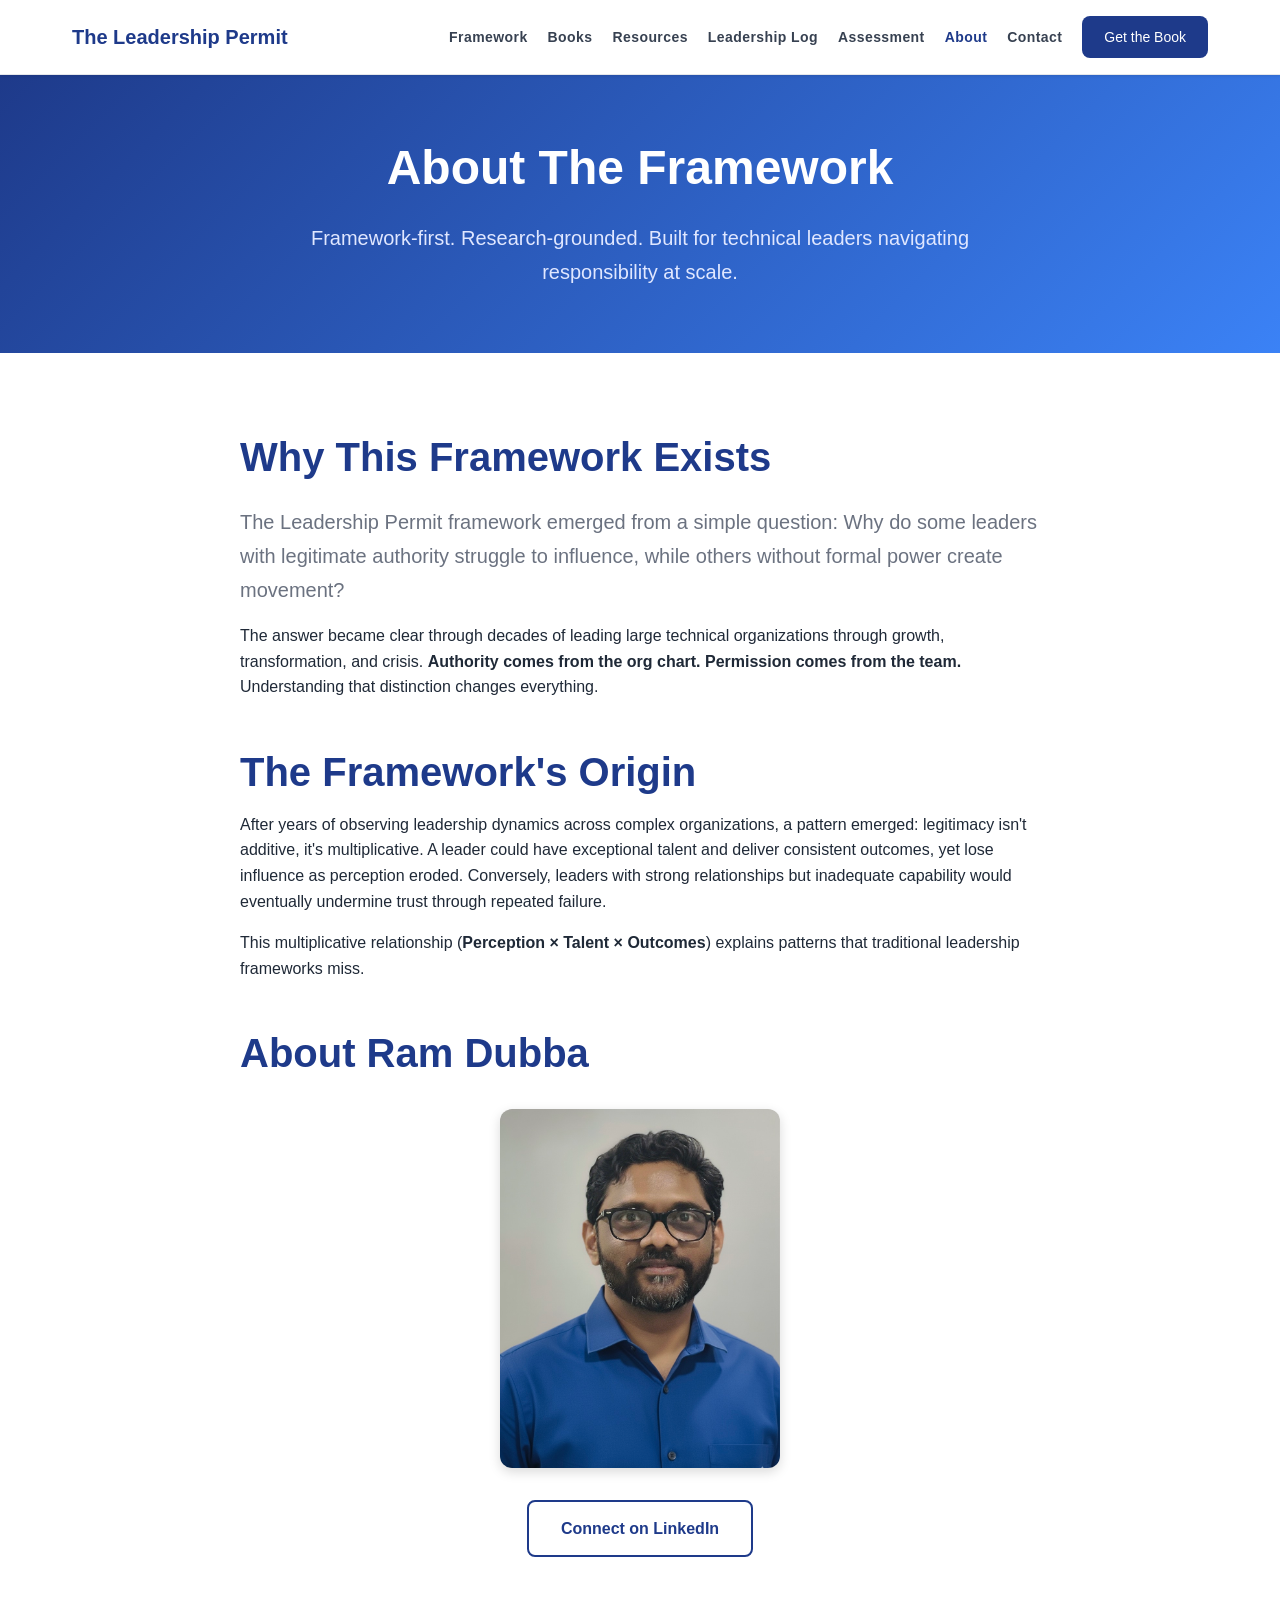
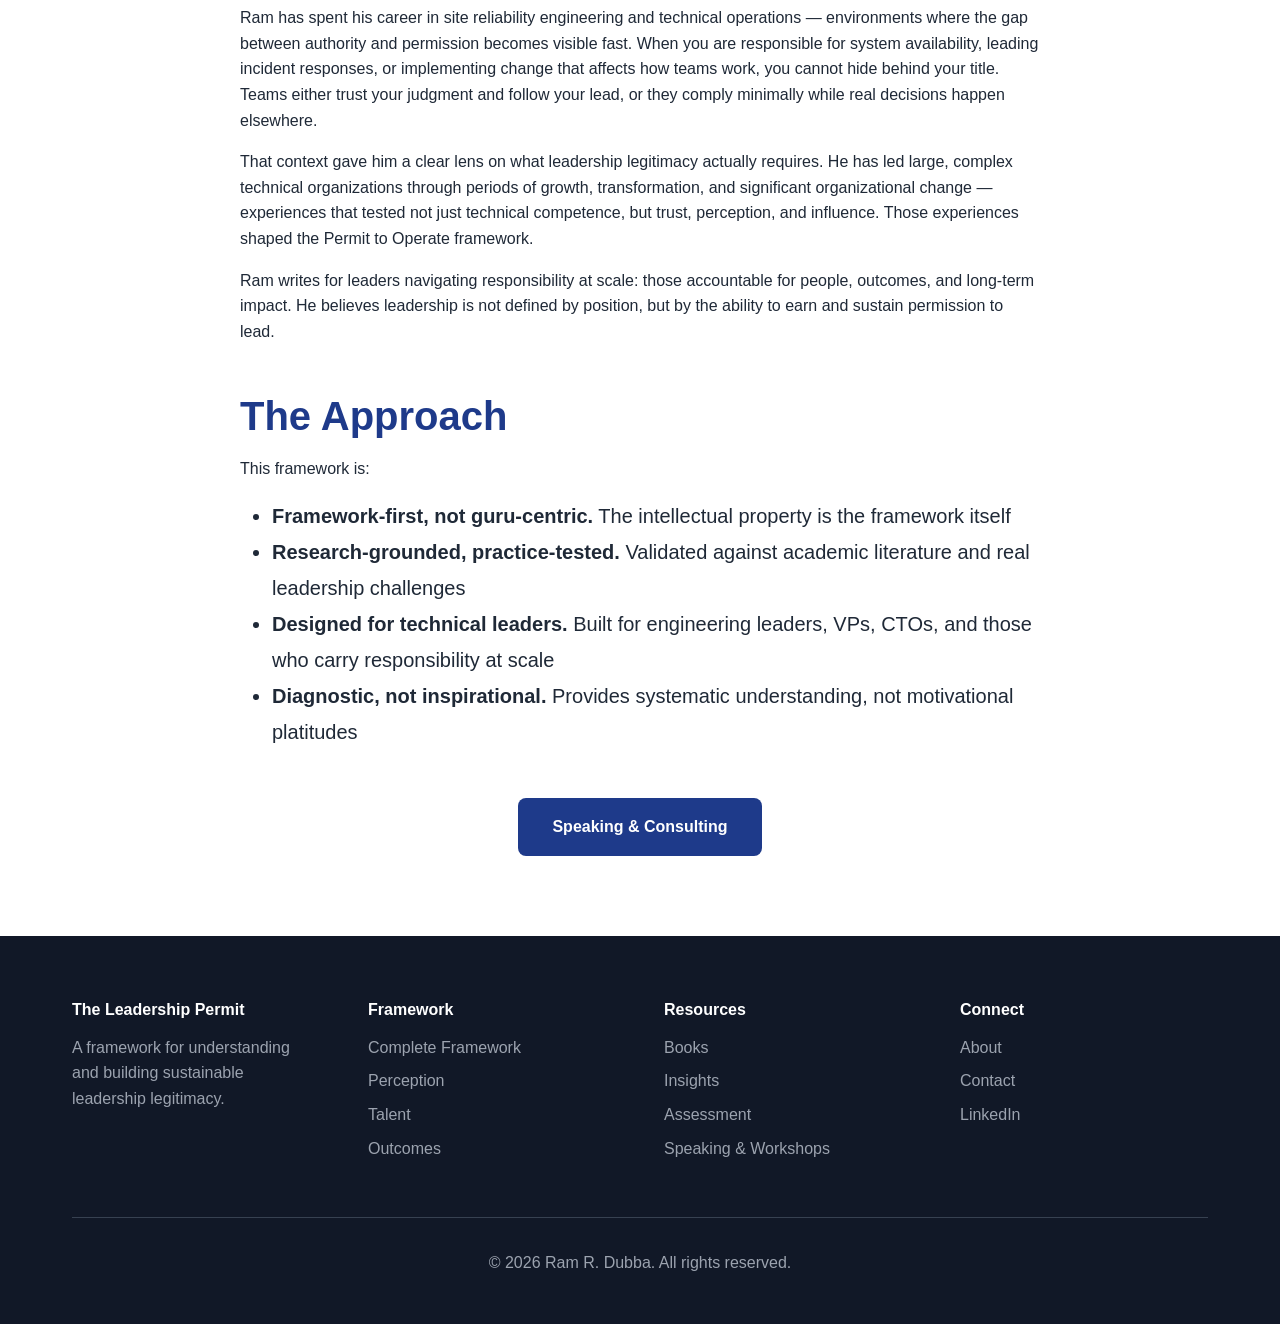
<file: about.html>
<!DOCTYPE html>
<html lang="en">
<head>
    <!-- Google tag (gtag.js) -->
    <script async src="https://www.googletagmanager.com/gtag/js?id=G-1ZV2HQM6DK"></script>
    <script>
      window.dataLayer = window.dataLayer || [];
      function gtag(){dataLayer.push(arguments);}
      gtag('js', new Date());
      gtag('config', 'G-1ZV2HQM6DK');
    </script>
    <meta charset="UTF-8">
    <meta name="viewport" content="width=device-width, initial-scale=1.0">
    <title>About | The Leadership Permit</title>
    <meta name="description" content="About Ram Dubba and the Leadership Permit framework. A systematic approach to understanding leadership legitimacy for technical leaders at scale.">
    
    <!-- Favicon -->
    <link rel="icon" type="image/svg+xml" href="/favicon.svg">
    <link rel="apple-touch-icon" sizes="180x180" href="/favicon.svg">
    
    <!-- Open Graph -->
    <meta property="og:type" content="website">
    <meta property="og:url" content="https://leadershippermit.com/about.html">
    <meta property="og:title" content="About Ram Dubba | The Leadership Permit">
    <meta property="og:description" content="Framework-first, research-grounded approach to leadership legitimacy. Built for technical leaders navigating responsibility at scale.">
    <meta property="og:image" content="https://leadershippermit.com/images/ram-dubba-headshot.jpg">
    
    <link rel="stylesheet" href="css/styles.css">
</head>
<body>
    <nav class="nav">
        <div class="container">
            <div class="nav-content">
                <a href="index.html" class="logo">The Leadership Permit</a>
                <ul class="nav-menu">
                    <li><a href="framework.html">Framework</a></li>
                    <li><a href="books.html">Books</a></li>
                    <li><a href="resources.html">Resources</a></li>
                    <li><a href="leadership-log.html">Leadership Log</a></li>
                    <li><a href="assessment.html">Assessment</a></li>
                    <li><a href="about.html">About</a></li>
                    <li><a href="contact.html">Contact</a></li>
                    <li><a href="https://a.co/d/01TBjsbb" class="btn-primary-small" target="_blank">Get the Book</a></li>
                </ul>
                <button class="nav-hamburger" id="nav-hamburger" aria-label="Toggle navigation">
                    <span></span>
                    <span></span>
                    <span></span>
                </button>
            </div>
        </div>
    </nav>

    <section class="section page-hero">
        <div class="container" style="text-align: center;">
            <h1>About The Framework</h1>
            <p class="lead" style="max-width: 700px; margin: 1.5rem auto 0; color: #e0e7ff;">Framework-first. Research-grounded. Built for technical leaders navigating responsibility at scale.</p>
        </div>
    </section>

    <section class="section">
        <div class="container">
            <div style="max-width: 800px; margin: 0 auto;">
                <h2 style="margin-bottom: 1.5rem;">Why This Framework Exists</h2>
                
                <p class="lead">The Leadership Permit framework emerged from a simple question: Why do some leaders with legitimate authority struggle to influence, while others without formal power create movement?</p>

                <p>The answer became clear through decades of leading large technical organizations through growth, transformation, and crisis. <strong>Authority comes from the org chart. Permission comes from the team.</strong> Understanding that distinction changes everything.</p>

                <h2 class="section-subsection">The Framework's Origin</h2>
                
                <p>After years of observing leadership dynamics across complex organizations, a pattern emerged: legitimacy isn't additive, it's multiplicative. A leader could have exceptional talent and deliver consistent outcomes, yet lose influence as perception eroded. Conversely, leaders with strong relationships but inadequate capability would eventually undermine trust through repeated failure.</p>

                <p>This multiplicative relationship (<strong>Perception × Talent × Outcomes</strong>) explains patterns that traditional leadership frameworks miss.</p>

                <h2 class="section-subsection">About Ram Dubba</h2>
                
                <div style="text-align: center; margin: 2rem 0 3rem 0;">
                    <img src="images/ram-dubba-headshot.jpg" alt="Ram R. Dubba" style="width: 280px; height: auto; border-radius: 12px; box-shadow: 0 4px 12px rgba(0,0,0,0.15); margin-bottom: 1.5rem;">
                    <div>
                        <a href="https://www.linkedin.com/in/ramudubba/" class="btn-secondary" target="_blank" style="display: inline-block;">Connect on LinkedIn</a>
                    </div>
                </div>
                
                

                <p>Ram has spent his career in site reliability engineering and technical operations &mdash; environments where the gap between authority and permission becomes visible fast. When you are responsible for system availability, leading incident responses, or implementing change that affects how teams work, you cannot hide behind your title. Teams either trust your judgment and follow your lead, or they comply minimally while real decisions happen elsewhere.</p>

                <p>That context gave him a clear lens on what leadership legitimacy actually requires. He has led large, complex technical organizations through periods of growth, transformation, and significant organizational change &mdash; experiences that tested not just technical competence, but trust, perception, and influence. Those experiences shaped the Permit to Operate framework.</p>

                <p>Ram writes for leaders navigating responsibility at scale: those accountable for people, outcomes, and long-term impact. He believes leadership is not defined by position, but by the ability to earn and sustain permission to lead.</p>

                <h2 class="section-subsection">The Approach</h2>
                
                <p>This framework is:</p>
                <ul class="text-lg" style="line-height: 1.8; margin-left: 2rem;">
                    <li><strong>Framework-first, not guru-centric.</strong> The intellectual property is the framework itself</li>
                    <li><strong>Research-grounded, practice-tested.</strong> Validated against academic literature and real leadership challenges</li>
                    <li><strong>Designed for technical leaders.</strong> Built for engineering leaders, VPs, CTOs, and those who carry responsibility at scale</li>
                    <li><strong>Diagnostic, not inspirational.</strong> Provides systematic understanding, not motivational platitudes</li>
                </ul>

                <div style="margin-top: 3rem; text-align: center;">
                    <a href="contact.html" class="btn-primary">Speaking & Consulting</a>
                </div>
            </div>
        </div>
    </section>

    <footer class="footer">
        <div class="container">
            <div class="footer-content">
                <div class="footer-col">
                    <h4>The Leadership Permit</h4>
                    <p>A framework for understanding and building sustainable leadership legitimacy.</p>
                </div>
                <div class="footer-col">
                    <h4>Framework</h4>
                    <ul class="footer-links">
                        <li><a href="framework.html">Complete Framework</a></li>
                        <li><a href="framework.html#perception">Perception</a></li>
                        <li><a href="framework.html#talent">Talent</a></li>
                        <li><a href="framework.html#outcomes">Outcomes</a></li>
                    </ul>
                </div>
                <div class="footer-col">
                    <h4>Resources</h4>
                    <ul class="footer-links">
                        <li><a href="books.html">Books</a></li>
                        <li><a href="resources.html">Insights</a></li>
                        <li><a href="assessment.html">Assessment</a></li>
                        <li><a href="contact.html">Speaking &amp; Workshops</a></li>
                    </ul>
                </div>
                <div class="footer-col">
                    <h4>Connect</h4>
                    <ul class="footer-links">
                        <li><a href="about.html">About</a></li>
                        <li><a href="contact.html">Contact</a></li>
                        <li><a href="https://www.linkedin.com/in/ramudubba/" target="_blank">LinkedIn</a></li>
                    </ul>
                </div>
            </div>
            <div class="footer-bottom">
                <p>&copy; 2026 Ram R. Dubba. All rights reserved.</p>
            </div>
        </div>
    </footer>
    <script src="js/main.js"></script>
</body>
</html>
</file>
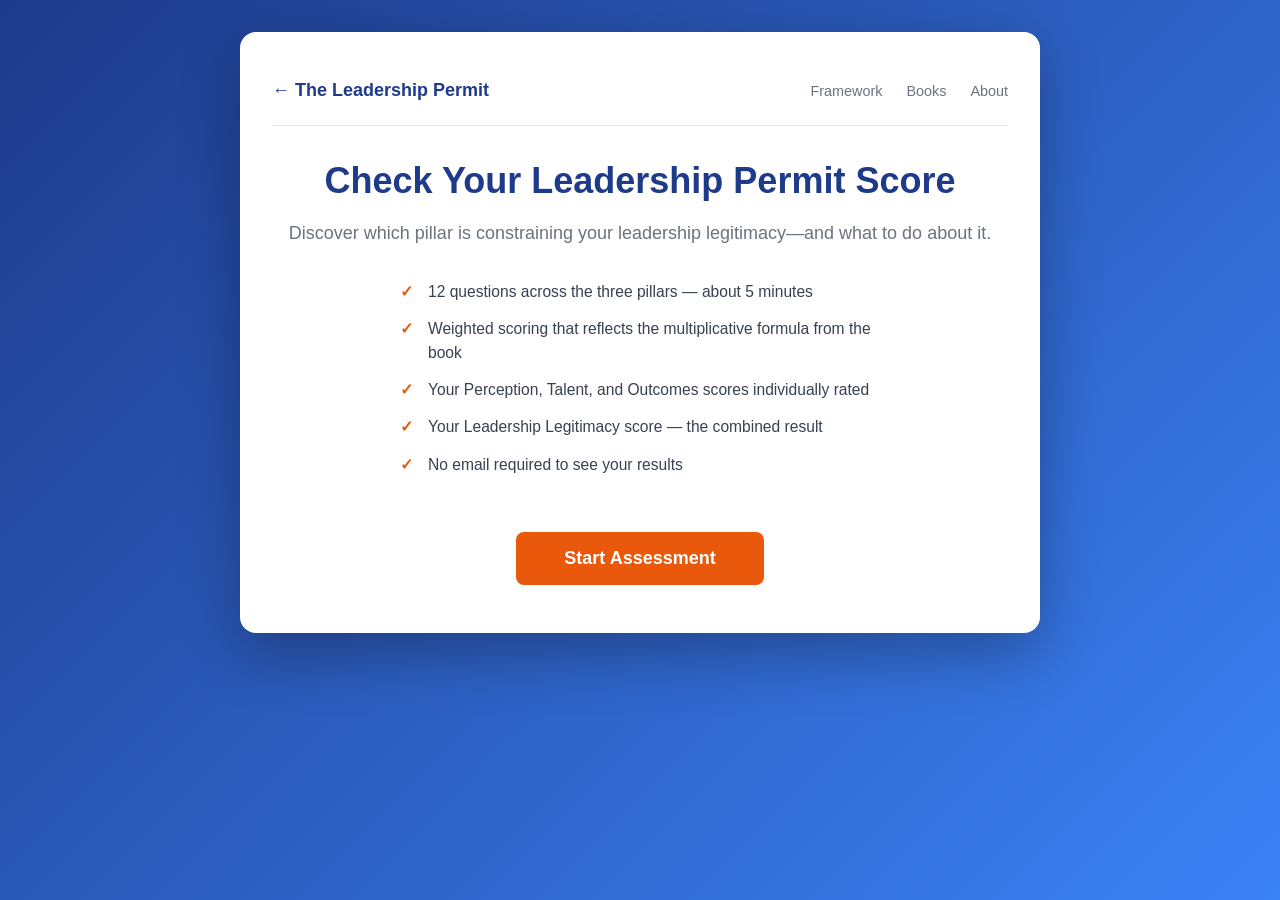
<file: assessment.html>
<!DOCTYPE html>
<html lang="en">
<head>
    <!-- Google tag (gtag.js) -->
    <script async src="https://www.googletagmanager.com/gtag/js?id=G-1ZV2HQM6DK"></script>
    <script>
      window.dataLayer = window.dataLayer || [];
      function gtag(){dataLayer.push(arguments);}
      gtag('js', new Date());
      gtag('config', 'G-1ZV2HQM6DK');
    </script>
    <meta charset="UTF-8">
    <meta name="viewport" content="width=device-width, initial-scale=1.0">
    <title>Leadership Permit Assessment | Check Your Score</title>
    <meta name="description" content="Take the 5-minute Leadership Permit Assessment. Discover your Perception, Talent, and Outcomes scores — and find out which pillar is limiting your leadership legitimacy.">
    <!-- Open Graph -->
    <meta property="og:title" content="Leadership Permit Assessment | Check Your Score">
    <meta property="og:description" content="Take the 5-minute Leadership Permit Assessment. Discover your Perception, Talent, and Outcomes scores — and find out which pillar is limiting your leadership legitimacy.">
    <meta property="og:url" content="https://leadershippermit.com/assessment.html">
    <meta property="og:type" content="website">
    <meta property="og:image" content="https://leadershippermit.com/images/book1-cover.jpg">
    <!-- Twitter -->
    <meta property="twitter:card" content="summary_large_image">
    <meta property="twitter:url" content="https://leadershippermit.com/assessment.html">
    <meta property="twitter:title" content="Leadership Permit Assessment | Check Your Score">
    <meta property="twitter:description" content="Take the 5-minute Leadership Permit Assessment. Discover your Perception, Talent, and Outcomes scores.">
    <meta property="twitter:image" content="https://leadershippermit.com/images/book1-cover.jpg">
    <!-- Favicon -->
    <link rel="icon" type="image/svg+xml" href="/favicon.svg">
    <link rel="apple-touch-icon" sizes="180x180" href="/favicon.svg">
    <style>
        * { margin: 0; padding: 0; box-sizing: border-box; }

        body {
            font-family: -apple-system, BlinkMacSystemFont, 'Segoe UI', Roboto, 'Helvetica Neue', Arial, sans-serif;
            background: linear-gradient(135deg, #1e3a8a 0%, #3b82f6 100%);
            min-height: 100vh;
            padding: 2rem 1rem;
            color: #1f2937;
        }

        .container { max-width: 800px; margin: 0 auto; }

        .quiz-card {
            background: white;
            border-radius: 1rem;
            padding: 3rem 2rem;
            box-shadow: 0 20px 60px rgba(0,0,0,0.3);
        }

        /* Navigation */
        .quiz-nav { padding: 0 0 1.5rem 0; margin-bottom: 2rem; border-bottom: 1px solid #e5e7eb; }
        .quiz-nav-content { display: flex; justify-content: space-between; align-items: center; }
        .quiz-logo { font-size: 1.125rem; font-weight: 600; color: #1e3a8a; text-decoration: none; transition: color 0.2s; }
        .quiz-logo:hover { color: #ea580c; }
        .nav-links { display: flex; gap: 1.5rem; align-items: center; }
        .nav-links a { color: #6b7280; text-decoration: none; font-size: 0.9rem; transition: color 0.2s; }
        .nav-links a:hover { color: #1e3a8a; }

        /* Landing */
        .landing { text-align: center; }
        .landing h1 { font-size: 2.25rem; color: #1e3a8a; margin-bottom: 1rem; line-height: 1.25; }
        .landing .subtitle { font-size: 1.125rem; color: #6b7280; margin-bottom: 2rem; line-height: 1.6; }
        .landing .features { text-align: left; max-width: 480px; margin: 1.5rem auto 2rem; color: #374151; }
        .landing .features div { margin-bottom: 0.875rem; padding-left: 1.75rem; position: relative; line-height: 1.5; font-size: 0.975rem; }
        .landing .features div:before { content: "✓"; position: absolute; left: 0; color: #ea580c; font-weight: bold; }

        /* Buttons */
        .btn-primary {
            background: #ea580c; color: white; padding: 1rem 3rem;
            font-size: 1.125rem; font-weight: 600; border: none;
            border-radius: 0.5rem; cursor: pointer; transition: all 0.2s; margin-top: 1.5rem;
        }
        .btn-primary:hover { background: #c2410c; transform: translateY(-2px); box-shadow: 0 10px 20px rgba(234,88,12,0.3); }

        .btn-secondary {
            background: #1e3a8a; color: white; padding: 0.75rem 2rem;
            font-size: 1rem; font-weight: 600; border: none;
            border-radius: 0.5rem; cursor: pointer; transition: all 0.2s; margin: 0.5rem;
            text-decoration: none; display: inline-block;
        }
        .btn-secondary:hover { background: #1e40af; }

        .btn-outline {
            background: transparent; color: #1e3a8a; padding: 0.75rem 2rem;
            font-size: 1rem; font-weight: 600; border: 2px solid #1e3a8a;
            border-radius: 0.5rem; cursor: pointer; transition: all 0.2s; margin: 0.5rem;
        }
        .btn-outline:hover { background: #1e3a8a; color: white; }

        /* Progress */
        .progress-container { margin-bottom: 2rem; }
        .progress-text { display: flex; justify-content: space-between; margin-bottom: 0.5rem; color: #6b7280; font-size: 0.875rem; }
        .progress-bar { width: 100%; height: 8px; background: #e5e7eb; border-radius: 4px; overflow: hidden; }
        .progress-fill { height: 100%; background: linear-gradient(90deg, #ea580c, #f97316); transition: width 0.3s ease; }

        /* Questions */
        .question-container { display: none; }
        .question-container.active { display: block; }

        .pillar-tag {
            display: inline-flex; align-items: center; gap: 0.5rem;
            background: #dbeafe; color: #1e3a8a;
            padding: 0.4rem 1rem; border-radius: 2rem;
            font-size: 0.8rem; font-weight: 700; letter-spacing: 0.05em;
            text-transform: uppercase; margin-bottom: 1.5rem;
        }
        .pillar-tag.anchor { background: #fef3c7; color: #92400e; }
        .anchor-note { font-size: 0.75rem; font-weight: 500; }

        .question-text { font-size: 1.375rem; color: #1e3a8a; margin-bottom: 2rem; line-height: 1.5; font-weight: 600; }

        .options { display: flex; flex-direction: column; gap: 0.875rem; }
        .option {
            background: #f9fafb; border: 2px solid #e5e7eb;
            padding: 1.125rem 1.25rem; border-radius: 0.75rem;
            cursor: pointer; transition: all 0.2s;
            display: flex; align-items: flex-start; gap: 1rem;
        }
        .option:hover { border-color: #ea580c; background: #fff7ed; }
        .option.selected { border-color: #ea580c; background: #fff7ed; box-shadow: 0 4px 12px rgba(234,88,12,0.15); }

        .option-radio {
            width: 20px; height: 20px; border-radius: 50%;
            border: 2px solid #d1d5db; flex-shrink: 0; margin-top: 2px; position: relative;
        }
        .option.selected .option-radio { border-color: #ea580c; }
        .option.selected .option-radio:after {
            content: ''; position: absolute;
            width: 10px; height: 10px; background: #ea580c;
            border-radius: 50%; top: 50%; left: 50%; transform: translate(-50%, -50%);
        }
        .option-text { flex: 1; color: #374151; line-height: 1.5; font-size: 0.975rem; }

        .navigation {
            display: flex; justify-content: space-between;
            margin-top: 2rem; padding-top: 1.5rem; border-top: 1px solid #e5e7eb;
        }

        /* Results */
        .results { display: none; }
        .results.active { display: block; }

        .results-header { text-align: center; margin-bottom: 2rem; }
        .results-header h2 { color: #1e3a8a; font-size: 1.75rem; margin-bottom: 0.5rem; }
        .results-header p { color: #6b7280; line-height: 1.6; }

        /* Pillar score cards */
        .pillar-scores-grid { display: flex; flex-direction: column; gap: 1rem; margin-bottom: 2rem; }

        .pillar-score-card {
            border: 2px solid #e5e7eb; border-radius: 0.875rem; padding: 1.25rem 1.5rem;
            display: grid; grid-template-columns: 1fr auto; align-items: center; gap: 1.5rem;
            transition: border-color 0.3s;
        }
        .pillar-score-card.limiting { border-color: #ea580c; background: #fffbf7; }

        .pillar-score-label { font-size: 0.7rem; font-weight: 700; letter-spacing: 0.1em; text-transform: uppercase; color: #9ca3af; margin-bottom: 0.3rem; }
        .pillar-score-name { font-size: 1rem; font-weight: 700; color: #1e3a8a; margin-bottom: 0.75rem; }

        .pillar-bar-track { height: 10px; background: #e5e7eb; border-radius: 5px; overflow: hidden; }
        .pillar-bar-fill { height: 100%; border-radius: 5px; transition: width 0.8s ease; }
        .bar-weak     { background: linear-gradient(90deg, #ef4444, #f87171); }
        .bar-developing { background: linear-gradient(90deg, #f59e0b, #fbbf24); }
        .bar-strong   { background: linear-gradient(90deg, #3b82f6, #60a5fa); }
        .bar-elite    { background: linear-gradient(90deg, #10b981, #34d399); }

        .pillar-score-right { text-align: right; min-width: 80px; }
        .pillar-raw-score { font-size: 2rem; font-weight: 800; color: #1e3a8a; line-height: 1; }
        .pillar-raw-max { font-size: 0.75rem; color: #9ca3af; margin-bottom: 0.4rem; }

        .pillar-category-badge {
            display: inline-block; padding: 0.2rem 0.7rem; border-radius: 2rem;
            font-size: 0.7rem; font-weight: 700; letter-spacing: 0.05em; text-transform: uppercase;
        }
        .badge-weak       { background: #fee2e2; color: #991b1b; }
        .badge-developing { background: #fef3c7; color: #92400e; }
        .badge-strong     { background: #dbeafe; color: #1e40af; }
        .badge-elite      { background: #d1fae5; color: #065f46; }

        /* Legitimacy box */
        .legitimacy-box {
            background: linear-gradient(135deg, #1e3a8a, #3b82f6);
            color: white; border-radius: 1rem; padding: 2.5rem 2rem;
            text-align: center; margin-bottom: 2rem;
        }
        .legitimacy-label { font-size: 0.75rem; font-weight: 700; letter-spacing: 0.12em; text-transform: uppercase; opacity: 0.85; margin-bottom: 0.5rem; }
        .legitimacy-score { font-size: 5rem; font-weight: 800; line-height: 1; margin-bottom: 0.25rem; }
        .legitimacy-band { font-size: 1rem; font-weight: 700; letter-spacing: 0.1em; text-transform: uppercase; opacity: 0.9; }
        .legitimacy-formula { margin-top: 1.25rem; font-size: 0.875rem; opacity: 0.75; font-style: italic; }

        /* Explanation */
        .explanation-box {
            background: #f9fafb; border: 2px solid #e5e7eb;
            border-radius: 0.875rem; padding: 1.75rem; margin-bottom: 2rem;
        }
        .explanation-box h3 { color: #1e3a8a; font-size: 1.05rem; margin-bottom: 1rem; }
        .explanation-box p { color: #374151; line-height: 1.75; margin-bottom: 0.75rem; font-size: 0.95rem; }
        .explanation-box p:last-child { margin-bottom: 0; }
        .limiting-highlight { color: #ea580c; font-weight: 700; }

        /* CTA */
        .cta-box {
            background: linear-gradient(135deg, #1e3a8a, #3b82f6);
            color: white; padding: 2rem; border-radius: 1rem; margin-top: 2rem; text-align: center;
        }
        .cta-box h3 { margin-bottom: 0.75rem; font-size: 1.25rem; }
        .cta-box p { margin-bottom: 1.5rem; opacity: 0.95; font-size: 0.95rem; line-height: 1.6; }
        .email-form { display: flex; gap: 0.5rem; max-width: 480px; margin: 0 auto; }
        .email-input { flex: 1; padding: 0.75rem 1rem; border: none; border-radius: 0.5rem; font-size: 1rem; }

        .results-actions { text-align: center; margin-top: 2rem; padding-top: 2rem; border-top: 1px solid #e5e7eb; }

        .hidden { display: none; }

        @media (max-width: 640px) {
            .nav-links { display: none; }
            .quiz-card { padding: 1.75rem 1.25rem; }
            .landing h1 { font-size: 1.75rem; }
            .question-text { font-size: 1.15rem; }
            .legitimacy-score { font-size: 3.5rem; }
            .email-form { flex-direction: column; }
            .pillar-score-card { grid-template-columns: 1fr; }
            .pillar-score-right { text-align: left; display: flex; align-items: center; gap: 1rem; }
        }
    </style>
</head>
<body>
<div class="container">
    <div class="quiz-card">

        <!-- Navigation -->
        <div class="quiz-nav">
            <div class="quiz-nav-content">
                <a href="/" class="quiz-logo">&#8592; The Leadership Permit</a>
                <div class="nav-links">
                    <a href="/framework.html">Framework</a>
                    <a href="/books.html">Books</a>
                    <a href="/about.html">About</a>
                </div>
            </div>
        </div>

        <!-- Landing page -->
        <div id="landing" class="landing">
            <h1>Check Your Leadership Permit Score</h1>
            <p class="subtitle">Discover which pillar is constraining your leadership legitimacy&mdash;and what to do about it.</p>
            <div class="features">
                <div>12 questions across the three pillars &mdash; about 5 minutes</div>
                <div>Weighted scoring that reflects the multiplicative formula from the book</div>
                <div>Your Perception, Talent, and Outcomes scores individually rated</div>
                <div>Your Leadership Legitimacy score &mdash; the combined result</div>
                <div>No email required to see your results</div>
            </div>
            <button class="btn-primary" onclick="startQuiz()">Start Assessment</button>
        </div>

        <!-- Progress bar -->
        <div id="progress" class="progress-container hidden">
            <div class="progress-text">
                <span id="progress-label">Question 1 of 12</span>
                <span id="pillar-label">PERCEPTION</span>
            </div>
            <div class="progress-bar">
                <div id="progress-fill" class="progress-fill" style="width:8.33%"></div>
            </div>
        </div>

        <!-- Questions inserted here by JS -->
        <div id="questions-container"></div>

        <!-- Results -->
        <div id="results" class="results">

            <div class="results-header">
                <h2>Your Leadership Permit Assessment</h2>
                <p>Here is how your three pillars scored, and what they produce together.</p>
            </div>

            <!-- Step 10: Three pillar scores -->
            <div class="pillar-scores-grid">

                <div class="pillar-score-card" id="p-card">
                    <div>
                        <div class="pillar-score-label">Pillar 1 &mdash; Trust License</div>
                        <div class="pillar-score-name">Perception</div>
                        <div class="pillar-bar-track">
                            <div class="pillar-bar-fill" id="p-bar" style="width:0%"></div>
                        </div>
                    </div>
                    <div class="pillar-score-right">
                        <div class="pillar-raw-score" id="p-score">--</div>
                        <div class="pillar-raw-max">out of 25</div>
                        <span class="pillar-category-badge" id="p-badge">--</span>
                    </div>
                </div>

                <div class="pillar-score-card" id="t-card">
                    <div>
                        <div class="pillar-score-label">Pillar 2 &mdash; Capability License</div>
                        <div class="pillar-score-name">Talent</div>
                        <div class="pillar-bar-track">
                            <div class="pillar-bar-fill" id="t-bar" style="width:0%"></div>
                        </div>
                    </div>
                    <div class="pillar-score-right">
                        <div class="pillar-raw-score" id="t-score">--</div>
                        <div class="pillar-raw-max">out of 25</div>
                        <span class="pillar-category-badge" id="t-badge">--</span>
                    </div>
                </div>

                <div class="pillar-score-card" id="o-card">
                    <div>
                        <div class="pillar-score-label">Pillar 3 &mdash; Performance License</div>
                        <div class="pillar-score-name">Outcomes</div>
                        <div class="pillar-bar-track">
                            <div class="pillar-bar-fill" id="o-bar" style="width:0%"></div>
                        </div>
                    </div>
                    <div class="pillar-score-right">
                        <div class="pillar-raw-score" id="o-score">--</div>
                        <div class="pillar-raw-max">out of 25</div>
                        <span class="pillar-category-badge" id="o-badge">--</span>
                    </div>
                </div>

            </div><!-- end pillar grid -->

            <!-- Steps 8 + 12: Leadership Legitimacy -->
            <div class="legitimacy-box">
                <div class="legitimacy-label">Leadership Legitimacy Score</div>
                <div class="legitimacy-score" id="legitimacy-score">--</div>
                <div class="legitimacy-band" id="legitimacy-band">--</div>
                <div class="legitimacy-formula" id="legitimacy-formula">Perception &times; Talent &times; Outcomes</div>
            </div>

            <!-- Step 11: Explanation -->
            <div class="explanation-box">
                <h3>What this means</h3>
                <p>Leadership legitimacy is multiplicative. It equals Perception &times; Talent &times; Outcomes.</p>
                <p>Strength in two pillars cannot fully compensate for weakness in the third. A score approaching zero in any single pillar collapses the entire equation.</p>
                <p id="limiting-text">--</p>
            </div>

            <!-- Email CTA -->
            <div class="cta-box">
                <h3>Get Your Detailed Action Plan</h3>
                <p>Receive personalised recommendations for your limiting pillar, plus weekly framework insights from the Leadership Permit series.</p>
                <form class="email-form" name="quiz-results" method="POST" data-netlify="true" action="/thank-you.html">
                    <input type="hidden" name="form-name" value="quiz-results">
                    <p style="display:none"><label>Do not fill this in: <input name="bot-field"></label></p>
                    <input type="hidden" name="perception-score" id="form-p-score">
                    <input type="hidden" name="talent-score" id="form-t-score">
                    <input type="hidden" name="outcomes-score" id="form-o-score">
                    <input type="hidden" name="legitimacy-score" id="form-legitimacy">
                    <input type="hidden" name="limiting-pillar" id="form-limiting">
                    <input type="email" name="email" class="email-input" placeholder="Your email address" required>
                    <button type="submit" class="btn-secondary">Get Action Plan</button>
                </form>
            </div>

            <!-- Actions -->
            <div class="results-actions">
                <button class="btn-outline" onclick="resetQuiz()">Retake Assessment</button>
                <a href="/" class="btn-secondary">Back to Home</a>
            </div>

            <!-- Book CTA -->
            <div style="text-align:center; margin-top: 2rem; padding: 1.75rem; background: #f9fafb; border: 2px solid #e5e7eb; border-radius: 0.875rem;">
                <p style="font-size: 0.8rem; font-weight: 700; letter-spacing: 0.1em; text-transform: uppercase; color: #9ca3af; margin-bottom: 0.5rem;">Want to go deeper?</p>
                <p style="font-size: 1.05rem; font-weight: 700; color: #1e3a8a; margin-bottom: 0.5rem;">Read the book that built this framework.</p>
                <p style="color: #6b7280; font-size: 0.925rem; margin-bottom: 1.25rem; line-height: 1.6;">A Leader's Permit to Operate explains the full Perception &times; Talent &times; Outcomes model — and how to strengthen whichever pillar is holding you back.</p>
                <a href="https://a.co/d/01TBjsbb" target="_blank" class="btn-secondary" style="margin: 0;">Get the Book on Amazon</a>
            </div>

        </div><!-- end #results -->
    </div><!-- end .quiz-card -->
</div><!-- end .container -->

<script>
// ═══════════════════════════════════════════════════════
// QUESTION DATA
// Anchors: index 0 = Q1 (Perception), index 5 = Q6 (Talent), index 10 = Q11 (Outcomes)
// ═══════════════════════════════════════════════════════
var questions = [

    // ─── PERCEPTION Q1–Q4 ───────────────────────────────
    {
        pillar: 'PERCEPTION',
        isAnchor: true,
        text: 'When you need to implement a difficult change, how does your team typically respond?',
        options: [
            'They resist actively, even when I explain the reasoning',
            'They comply reluctantly with visible skepticism',
            'They\'re neutral — they\'ll do it but aren\'t bought in',
            'They generally trust my judgment with minimal pushback',
            'They actively support and help convince others'
        ]
    },
    {
        pillar: 'PERCEPTION',
        isAnchor: false,
        text: 'How often do people say they\'re unclear about your priorities or what you\'re thinking?',
        options: [
            'Frequently — I hear things like "we have no idea what you want"',
            'Regularly — there is often confusion about direction or priorities',
            'Sometimes — mostly clear, but misalignment surfaces a few times a month',
            'Rarely — people usually know what I care about',
            'Almost never — my priorities are legible without explanation'
        ]
    },
    {
        pillar: 'PERCEPTION',
        isAnchor: false,
        text: 'When decisions are made in meetings you\'re NOT in, how accurately do people predict your position?',
        options: [
            'I have no idea what they\'d say',
            'They often guess wrong or assume the worst',
            'Hit or miss — sometimes right, sometimes not',
            'They usually predict my stance accurately',
            'They can reliably represent what I\'d say'
        ]
    },
    {
        pillar: 'PERCEPTION',
        isAnchor: false,
        text: 'When you deliver feedback or make a decision that disappoints someone, how do they typically respond to you afterward?',
        options: [
            'They go quiet, disengage, or route around me — I rarely hear about it directly',
            'They comply but I can tell something is unresolved — the tension stays',
            'They sometimes push back, sometimes go quiet — it depends on the person',
            'They usually engage directly, even when it\'s uncomfortable',
            'They push back directly, we work through it, and it doesn\'t linger — the relationship is stronger for it'
        ]
    },

    // ─── TALENT Q5–Q8 ───────────────────────────────────
    {
        pillar: 'TALENT',
        isAnchor: false,
        text: 'When your team disagrees with a decision you\'ve made, how effectively can you walk them through the reasoning — the trade-offs you weighed, the risks you accepted, the outcome you\'re trying to create?',
        options: [
            'Rarely — I make the call and struggle to explain it when pushed',
            'Sometimes — I can defend the decision but lose the thread when they ask about the bigger picture',
            'Moderately — I explain my thinking clearly but often miss the knock-on effects they raise',
            'Usually — I can walk through the trade-offs and they understand why it connects to where we are headed',
            'Consistently — my team can often see where I am going before I explain it, and pushback makes the reasoning sharper'
        ]
    },
    {
        pillar: 'TALENT',
        isAnchor: true,
        text: 'How many of your direct reports have grown significantly in capability under your leadership?',
        options: [
            'None or very few — people plateau or leave',
            'Some show growth but it\'s inconsistent',
            'About half demonstrate meaningful development',
            'Most grow with clear evidence of progression',
            'Nearly everyone develops substantially'
        ]
    },
    {
        pillar: 'TALENT',
        isAnchor: false,
        text: 'When you look back at major decisions from 6–12 months ago, how do they hold up?',
        options: [
            'Many were wrong and caused problems',
            'More misses than hits',
            'Mixed — some good, some I\'d change',
            'Mostly solid — majority were right calls',
            'Very strong track record — consistently sound'
        ]
    },
    {
        pillar: 'TALENT',
        isAnchor: false,
        text: 'When your team faces a complex problem they haven\'t encountered before, what typically happens?',
        options: [
            'They wait for me to solve it — I\'m the default escalation point for anything difficult',
            'They attempt it but get stuck quickly and need significant guidance from me to move forward',
            'They work on it but the quality of their approach varies — some figure it out, others don\'t',
            'They work through most of it independently and bring me a recommendation rather than a problem',
            'They work through it and bring me the decision, not the problem — I find out when it is resolved, not while it is unfolding'
        ]
    },

    // ─── OUTCOMES Q9–Q12 ────────────────────────────────
    {
        pillar: 'OUTCOMES',
        isAnchor: false,
        text: 'After your team delivers a major project, what condition is the team in?',
        options: [
            'Depleted — people are burnt out, morale is low, and we\'ve lost people',
            'Strained — we hit targets but people are tired and energy hasn\'t recovered',
            'Neutral — the team delivered but isn\'t noticeably stronger or weaker',
            'Strengthened — people grew through the work and are energised for the next thing',
            'Compounding — the team comes out of it better than they went in, and they know it'
        ]
    },
    {
        pillar: 'OUTCOMES',
        isAnchor: false,
        text: 'When your team is under pressure to hit a tight deadline, what typically gets sacrificed?',
        options: [
            'Quality, documentation, and technical standards — we ship and tell ourselves we\'ll fix it later (we don\'t)',
            'Team health — people push hard, we make the deadline, but energy and morale take weeks to recover',
            'Scope — we negotiate what gets cut, but the conversation is reactive and last-minute',
            'We usually see it coming early enough to have a real conversation about scope before it becomes a scramble',
            'Nothing critical — we set commitments tightly enough that a hard deadline rarely catches us without room to move'
        ]
    },
    {
        pillar: 'OUTCOMES',
        isAnchor: true,
        text: 'How predictable is your team\'s delivery?',
        options: [
            'Highly unpredictable — frequent misses and surprises',
            'Inconsistent — sometimes hit, often slip',
            'Moderately reliable — usually close',
            'Very reliable — rarely miss commitments',
            'Extremely predictable — stakeholders count on us'
        ]
    },
    {
        pillar: 'OUTCOMES',
        isAnchor: false,
        text: 'What\'s the measurable business impact of what your team delivers?',
        options: [
            'Unclear or minimal — hard to show value',
            'Some impact but not compelling',
            'Solid impact — clear value to the business',
            'Strong impact — clearly moving key metrics',
            'Exceptional impact — recognised as a critical driver'
        ]
    }

]; // end questions array


// ═══════════════════════════════════════════════════════
// STATE
// ═══════════════════════════════════════════════════════
var currentQuestion = 0;
var answers = [null,null,null,null,null,null,null,null,null,null,null,null];


// ═══════════════════════════════════════════════════════
// START
// ═══════════════════════════════════════════════════════
function startQuiz() {
    document.getElementById('landing').classList.add('hidden');
    document.getElementById('progress').classList.remove('hidden');
    buildQuestions();
    showQuestion(0);
}

function buildQuestions() {
    var container = document.getElementById('questions-container');
    container.innerHTML = '';

    for (var i = 0; i < questions.length; i++) {
        var q = questions[i];
        var div = document.createElement('div');
        div.className = 'question-container';
        div.id = 'q-' + i;

        var tagClass = 'pillar-tag';
        var anchorNote = '';
        var prevStyle = i === 0 ? 'style="visibility:hidden"' : '';
        var nextLabel = i === 11 ? 'See My Results &rarr;' : 'Next &rarr;';

        var optionsHtml = '';
        for (var j = 0; j < q.options.length; j++) {
            optionsHtml += '<div class="option" id="q' + i + '-opt' + j + '" onclick="selectOption(' + i + ',' + (j+1) + ')">' +
                '<div class="option-radio"></div>' +
                '<div class="option-text">' + q.options[j] + '</div>' +
                '</div>';
        }

        div.innerHTML =
            '<div class="' + tagClass + '">' + q.pillar + anchorNote + '</div>' +
            '<div class="question-text">' + q.text + '</div>' +
            '<div class="options">' + optionsHtml + '</div>' +
            '<div class="navigation">' +
                '<button class="btn-outline" onclick="prevQuestion()" ' + prevStyle + '>&larr; Previous</button>' +
                '<button class="btn-secondary" id="next-' + i + '" onclick="nextQuestion()" disabled style="opacity:0.45">' + nextLabel + '</button>' +
            '</div>';

        container.appendChild(div);
    }
}


// ═══════════════════════════════════════════════════════
// NAVIGATION
// ═══════════════════════════════════════════════════════
function showQuestion(index) {
    var all = document.querySelectorAll('.question-container');
    for (var i = 0; i < all.length; i++) { all[i].classList.remove('active'); }

    document.getElementById('q-' + index).classList.add('active');
    currentQuestion = index;

    var pct = ((index + 1) / 12) * 100;
    document.getElementById('progress-fill').style.width = pct + '%';
    document.getElementById('progress-label').textContent = 'Question ' + (index + 1) + ' of 12';
    document.getElementById('pillar-label').textContent = questions[index].pillar;

    // Restore previous answer if navigating back
    if (answers[index] !== null) {
        var optEl = document.getElementById('q' + index + '-opt' + (answers[index] - 1));
        if (optEl) optEl.classList.add('selected');
        enableNext(index);
    }
}

function selectOption(qIndex, value) {
    for (var j = 0; j < 5; j++) {
        var el = document.getElementById('q' + qIndex + '-opt' + j);
        if (el) el.classList.remove('selected');
    }
    document.getElementById('q' + qIndex + '-opt' + (value - 1)).classList.add('selected');
    answers[qIndex] = value;
    enableNext(qIndex);
}

function enableNext(qIndex) {
    var btn = document.getElementById('next-' + qIndex);
    btn.disabled = false;
    btn.style.opacity = '1';
}

function prevQuestion() {
    if (currentQuestion > 0) showQuestion(currentQuestion - 1);
}

function nextQuestion() {
    if (currentQuestion < 11) {
        showQuestion(currentQuestion + 1);
    } else {
        showResults();
    }
}


// ═══════════════════════════════════════════════════════
// SCORING — Steps 2–12
// ═══════════════════════════════════════════════════════
function calculateScores() {
    var a = answers; // a[0]=Q1 ... a[11]=Q12, each 1–5

    // Step 3 — Perception: (2×Q1) + Q2 + Q3 + Q4   range 5–25
    var P = (2 * a[0]) + a[1] + a[2] + a[3];

    // Step 4 — Talent: Q5 + (2×Q6) + Q7 + Q8        range 5–25
    var T = a[4] + (2 * a[5]) + a[6] + a[7];

    // Step 5 — Outcomes: Q9 + Q10 + (2×Q11) + Q12   range 5–25
    var O = a[8] + a[9] + (2 * a[10]) + a[11];

    // Step 6 — Category per pillar
    function category(score) {
        if (score <= 10) return 'Weak';
        if (score <= 15) return 'Developing';
        if (score <= 20) return 'Strong';
        return 'Elite';
    }

    // Step 7 — Normalize each pillar to 0–1
    // Dividing by 25 (max score) keeps the floor at 0.2 rather than 0,
    // preventing a single weak pillar from collapsing legitimacy to zero.
    var Pn = P / 25;
    var Tn = T / 25;
    var On = O / 25;

    // Step 8 — Leadership Legitimacy (multiplicative)
    var legitimacy = Pn * Tn * On;
    var legitimacyPct = Math.round(legitimacy * 100);

    // Step 9 — Limiting pillar (lowest normalized value)
    var minVal = Math.min(Pn, Tn, On);
    var limitingPillars = [];
    if (Pn === minVal) limitingPillars.push('PERCEPTION');
    if (Tn === minVal) limitingPillars.push('TALENT');
    if (On === minVal) limitingPillars.push('OUTCOMES');

    // Step 12 — Interpretation band
    function band(pct) {
        if (pct <= 19) return 'Fragile';
        if (pct <= 39) return 'Unstable';
        if (pct <= 59) return 'Functional';
        if (pct <= 79) return 'Strong';
        return 'Robust';
    }

    return {
        P: P, T: T, O: O,
        Pn: Pn, Tn: Tn, On: On,
        Pc: category(P), Tc: category(T), Oc: category(O),
        legitimacyPct: legitimacyPct,
        legitimacyBand: band(legitimacyPct),
        limitingPillars: limitingPillars
    };
}


// ═══════════════════════════════════════════════════════
// DISPLAY — Steps 10–12
// ═══════════════════════════════════════════════════════
function showResults() {
    document.getElementById('progress').classList.add('hidden');
    var all = document.querySelectorAll('.question-container');
    for (var i = 0; i < all.length; i++) { all[i].classList.remove('active'); }

    var s = calculateScores();

    // Bar width: score range 5–25 maps to 0–100%
    function barWidth(score) { return ((score - 5) / 20 * 100) + '%'; }

    function barClass(cat) {
        if (cat === 'Weak')       return 'bar-weak';
        if (cat === 'Developing') return 'bar-developing';
        if (cat === 'Strong')     return 'bar-strong';
        return 'bar-elite';
    }
    function badgeClass(cat) {
        if (cat === 'Weak')       return 'badge-weak';
        if (cat === 'Developing') return 'badge-developing';
        if (cat === 'Strong')     return 'badge-strong';
        return 'badge-elite';
    }

    function renderPillar(scoreId, barId, badgeId, cardId, score, cat, pillarName) {
        document.getElementById(scoreId).textContent = score;
        var bar = document.getElementById(barId);
        bar.style.width = barWidth(score);
        bar.className = 'pillar-bar-fill ' + barClass(cat);
        var badge = document.getElementById(badgeId);
        badge.textContent = cat;
        badge.className = 'pillar-category-badge ' + badgeClass(cat);
        var card = document.getElementById(cardId);
        card.classList.remove('limiting');
        if (s.limitingPillars.indexOf(pillarName) !== -1) card.classList.add('limiting');
    }

    renderPillar('p-score', 'p-bar', 'p-badge', 'p-card', s.P, s.Pc, 'PERCEPTION');
    renderPillar('t-score', 't-bar', 't-badge', 't-card', s.T, s.Tc, 'TALENT');
    renderPillar('o-score', 'o-bar', 'o-badge', 'o-card', s.O, s.Oc, 'OUTCOMES');

    // Legitimacy display
    document.getElementById('legitimacy-score').textContent = s.legitimacyPct + '%';
    document.getElementById('legitimacy-band').textContent = s.legitimacyBand + ' Legitimacy';
    document.getElementById('legitimacy-formula').textContent =
        Math.round(s.Pn * 100) + '% \u00D7 ' +
        Math.round(s.Tn * 100) + '% \u00D7 ' +
        Math.round(s.On * 100) + '% = ' +
        s.legitimacyPct + '%';

    // Limiting pillar explanation
    var pillarLabels = { PERCEPTION: 'Perception', TALENT: 'Talent', OUTCOMES: 'Outcomes' };
    var limitingLabel = s.limitingPillars.map(function(p) { return pillarLabels[p]; }).join(' and ');
    document.getElementById('limiting-text').innerHTML =
        'Your leadership legitimacy is currently most constrained by: ' +
        '<span class="limiting-highlight">' + limitingLabel + '</span>. ' +
        'Strengthening this pillar will have the greatest impact on your overall score.';

    // Populate hidden form fields
    document.getElementById('form-p-score').value = s.P;
    document.getElementById('form-t-score').value = s.T;
    document.getElementById('form-o-score').value = s.O;
    document.getElementById('form-legitimacy').value = s.legitimacyPct;
    document.getElementById('form-limiting').value = s.limitingPillars.join(', ');

    document.getElementById('results').classList.add('active');
    window.scrollTo(0, 0);
}


// ═══════════════════════════════════════════════════════
// RESET
// ═══════════════════════════════════════════════════════
function resetQuiz() {
    currentQuestion = 0;
    answers = [null,null,null,null,null,null,null,null,null,null,null,null];
    document.getElementById('results').classList.remove('active');
    document.getElementById('landing').classList.remove('hidden');
    window.scrollTo(0, 0);
}
</script>
<script src="js/main.js"></script>
</body>
</html>
</file>
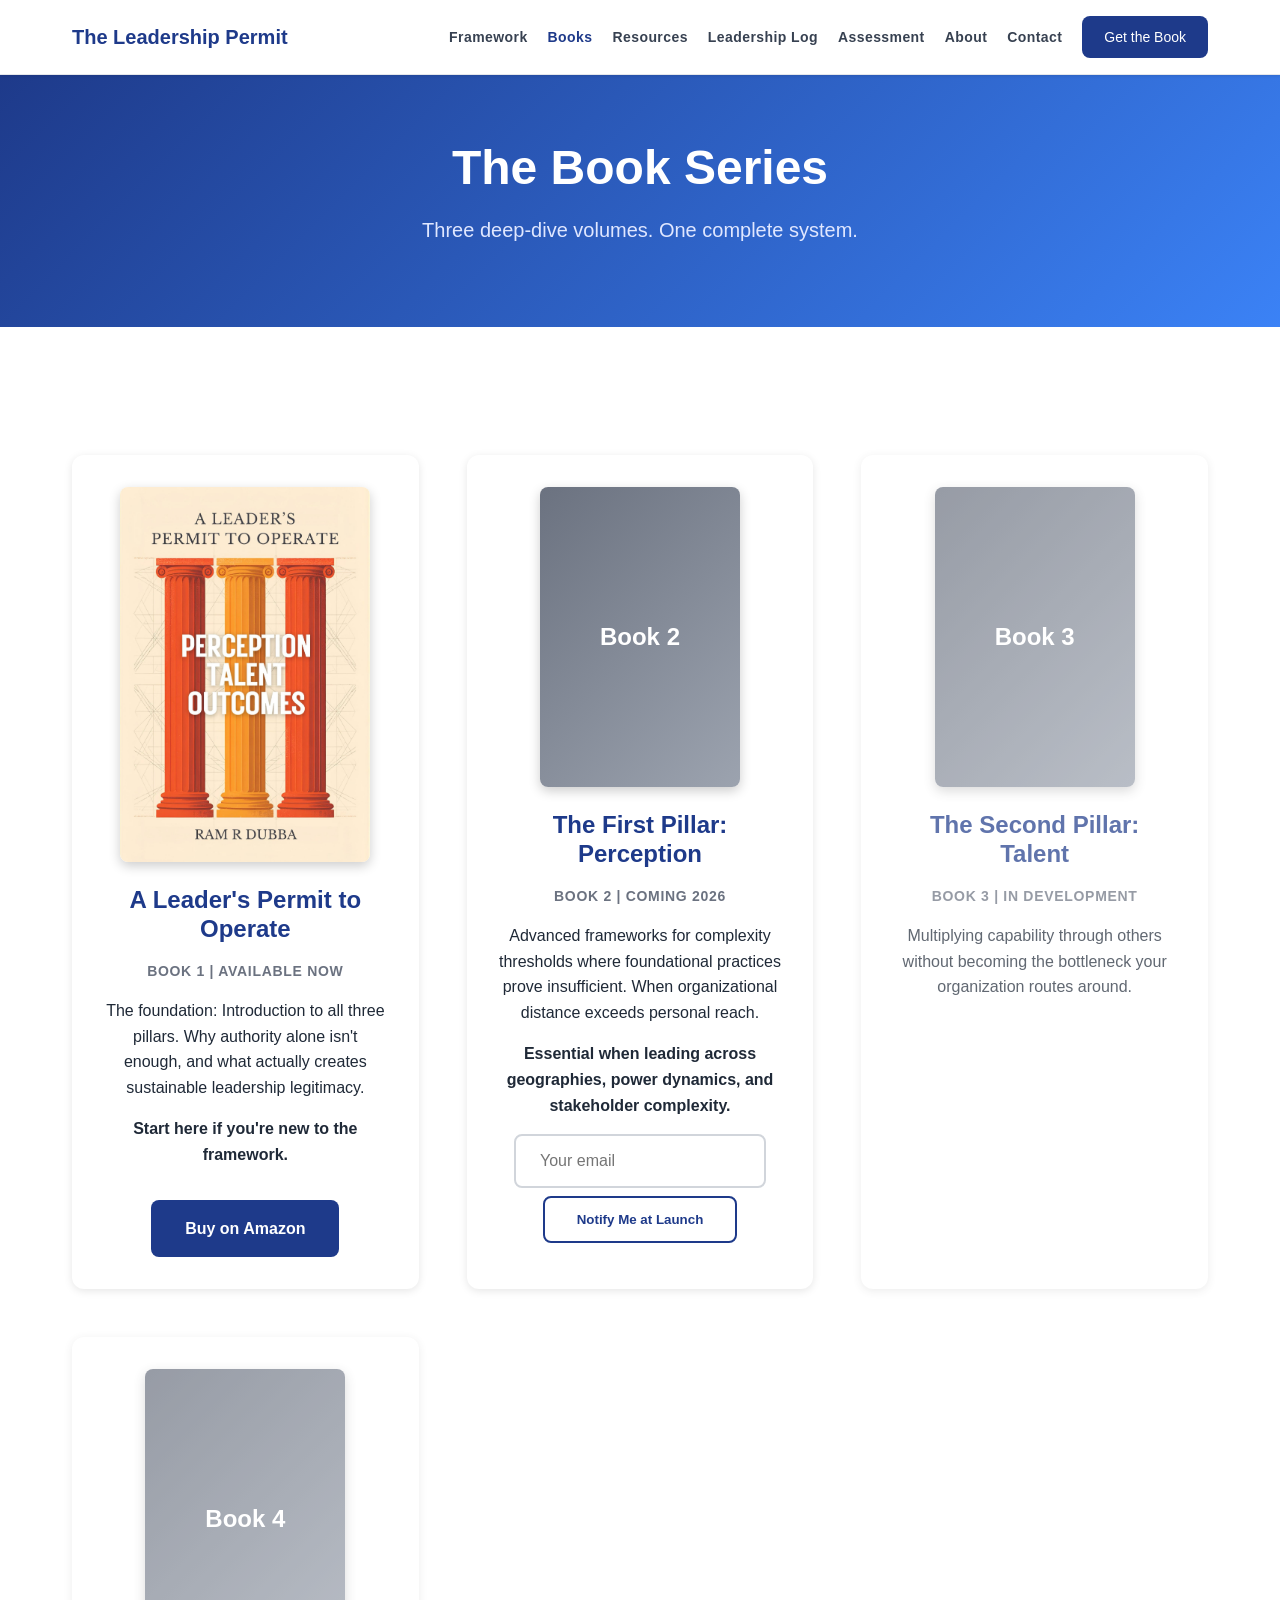
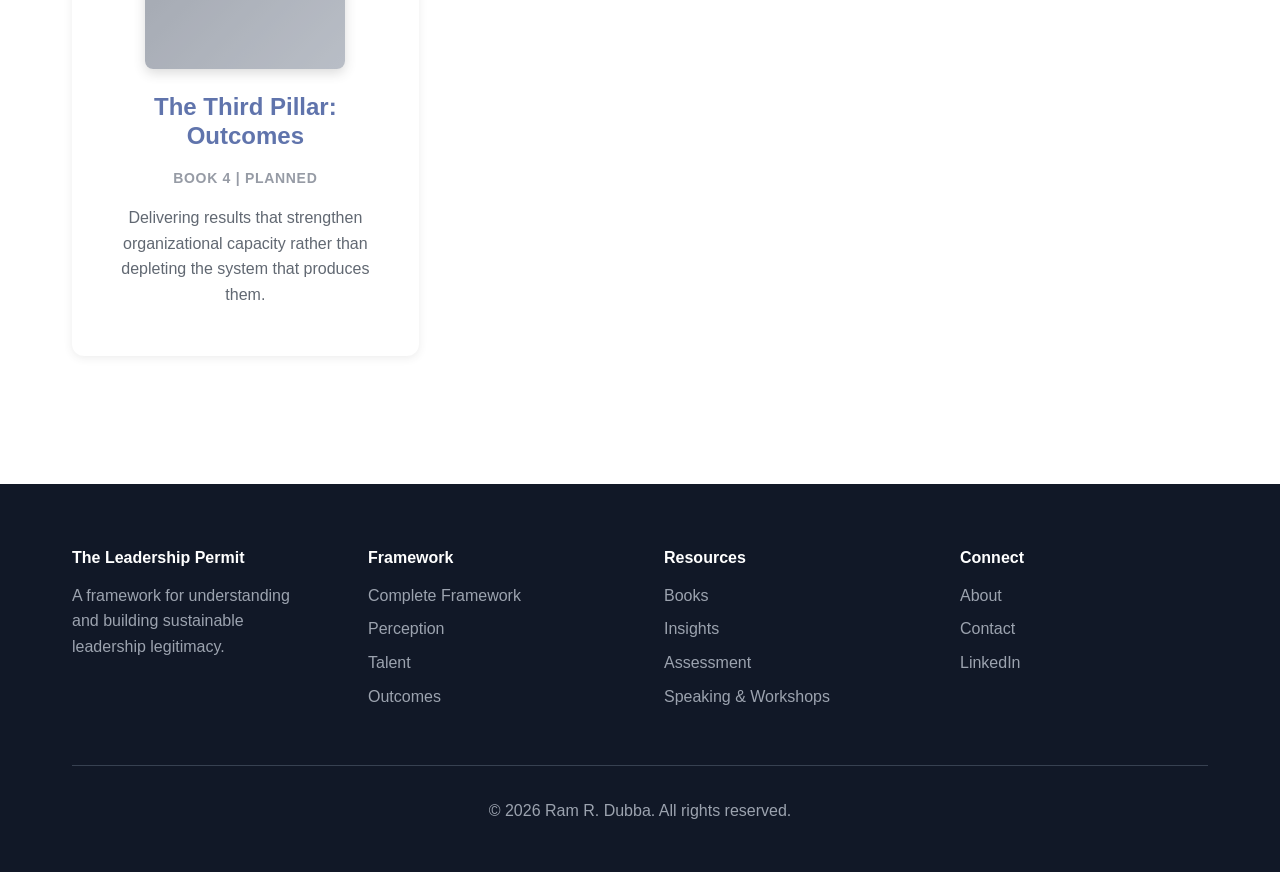
<file: books.html>
<!DOCTYPE html>
<html lang="en">
<head>
    <!-- Google tag (gtag.js) -->
    <script async src="https://www.googletagmanager.com/gtag/js?id=G-1ZV2HQM6DK"></script>
    <script>
      window.dataLayer = window.dataLayer || [];
      function gtag(){dataLayer.push(arguments);}
      gtag('js', new Date());
      gtag('config', 'G-1ZV2HQM6DK');
    </script>
    <meta charset="UTF-8">
    <meta name="viewport" content="width=device-width, initial-scale=1.0">
    <title>Books | The Leadership Permit</title>
    <meta name="description" content="The Leadership Permit book series. Book 1: A Leader's Permit to Operate - Available now. Book 2: The First Pillar: Perception - Coming 2026.">
    
    <!-- Favicon -->
    <link rel="icon" type="image/svg+xml" href="/favicon.svg">
    <link rel="apple-touch-icon" sizes="180x180" href="/favicon.svg">
    
    <!-- Open Graph -->
    <meta property="og:type" content="website">
    <meta property="og:url" content="https://leadershippermit.com/books.html">
    <meta property="og:title" content="Books | The Leadership Permit">
    <meta property="og:description" content="The Leadership Permit book series. Book 1: A Leader's Permit to Operate - Available now on Amazon.">
    <meta property="og:image" content="https://leadershippermit.com/images/book1-cover.jpg">
    
    <link rel="stylesheet" href="css/styles.css">
</head>
<body>
    <nav class="nav">
        <div class="container">
            <div class="nav-content">
                <a href="index.html" class="logo">The Leadership Permit</a>
                <ul class="nav-menu">
                    <li><a href="framework.html">Framework</a></li>
                    <li><a href="books.html">Books</a></li>
                    <li><a href="resources.html">Resources</a></li>
                    <li><a href="leadership-log.html">Leadership Log</a></li>
                    <li><a href="assessment.html">Assessment</a></li>
                    <li><a href="about.html">About</a></li>
                    <li><a href="contact.html">Contact</a></li>
                    <li><a href="https://a.co/d/01TBjsbb" class="btn-primary-small" target="_blank">Get the Book</a></li>
                </ul>
                <button class="nav-hamburger" id="nav-hamburger" aria-label="Toggle navigation">
                    <span></span>
                    <span></span>
                    <span></span>
                </button>
            </div>
        </div>
    </nav>

    <section class="section page-hero">
        <div class="container">
            <h1>The Book Series</h1>
            <p class="lead">Three deep-dive volumes. One complete system.</p>
        </div>
    </section>

    <section class="section">
        <div class="container">
            <div class="books-grid">
                <div class="book-card">
                    <div class="book-cover">
                        <img src="images/book1-cover.jpg" alt="A Leader's Permit to Operate Book Cover" style="width: 100%; max-width: 250px; height: auto; margin: 0 auto; display: block; border-radius: 8px; box-shadow: 0 4px 12px rgba(0,0,0,0.2);">
                    </div>
                    <h3>A Leader's Permit to Operate</h3>
                    <p class="book-meta">Book 1 | Available Now</p>
                    <p>The foundation: Introduction to all three pillars. Why authority alone isn't enough, and what actually creates sustainable leadership legitimacy.</p>
                    <p><strong>Start here if you're new to the framework.</strong></p>
                    <a href="https://a.co/d/01TBjsbb" class="btn-primary" target="_blank" style="margin-top: 1rem;">Buy on Amazon</a>
                </div>

                <div class="book-card">
                    <div class="book-cover">
                        <div class="book-cover-placeholder coming-soon">Book 2</div>
                    </div>
                    <h3>The First Pillar: Perception</h3>
                    <p class="book-meta">Book 2 | Coming 2026</p>
                    <p>Advanced frameworks for complexity thresholds where foundational practices prove insufficient. When organizational distance exceeds personal reach.</p>
                    <p><strong>Essential when leading across geographies, power dynamics, and stakeholder complexity.</strong></p>
                    <form name="book2-notify" method="POST" action="/thank-you.html" data-netlify="true" data-netlify-honeypot="bot-field" style="margin-top: 1rem;">
                        <input type="hidden" name="form-name" value="book2-notify">
                        <p style="display: none;"><label>Don't fill this out: <input name="bot-field" /></label></p>
                        <input type="email" name="email" placeholder="Your email" required class="form-input" style="margin-bottom: 0.5rem;">
                        <button type="submit" class="btn-secondary">Notify Me at Launch</button>
                    </form>
                </div>

                <div class="book-card" style="opacity: 0.7;">
                    <div class="book-cover">
                        <div class="book-cover-placeholder coming-soon">Book 3</div>
                    </div>
                    <h3>The Second Pillar: Talent</h3>
                    <p class="book-meta">Book 3 | In Development</p>
                    <p>Multiplying capability through others without becoming the bottleneck your organization routes around.</p>
                </div>

                <div class="book-card" style="opacity: 0.7;">
                    <div class="book-cover">
                        <div class="book-cover-placeholder coming-soon">Book 4</div>
                    </div>
                    <h3>The Third Pillar: Outcomes</h3>
                    <p class="book-meta">Book 4 | Planned</p>
                    <p>Delivering results that strengthen organizational capacity rather than depleting the system that produces them.</p>
                </div>
            </div>
        </div>
    </section>

    <footer class="footer">
        <div class="container">
            <div class="footer-content">
                <div class="footer-col">
                    <h4>The Leadership Permit</h4>
                    <p>A framework for understanding and building sustainable leadership legitimacy.</p>
                </div>
                <div class="footer-col">
                    <h4>Framework</h4>
                    <ul class="footer-links">
                        <li><a href="framework.html">Complete Framework</a></li>
                        <li><a href="framework.html#perception">Perception</a></li>
                        <li><a href="framework.html#talent">Talent</a></li>
                        <li><a href="framework.html#outcomes">Outcomes</a></li>
                    </ul>
                </div>
                <div class="footer-col">
                    <h4>Resources</h4>
                    <ul class="footer-links">
                        <li><a href="books.html">Books</a></li>
                        <li><a href="resources.html">Insights</a></li>
                        <li><a href="assessment.html">Assessment</a></li>
                        <li><a href="contact.html">Speaking &amp; Workshops</a></li>
                    </ul>
                </div>
                <div class="footer-col">
                    <h4>Connect</h4>
                    <ul class="footer-links">
                        <li><a href="about.html">About</a></li>
                        <li><a href="contact.html">Contact</a></li>
                        <li><a href="https://www.linkedin.com/in/ramudubba/" target="_blank">LinkedIn</a></li>
                    </ul>
                </div>
            </div>
            <div class="footer-bottom">
                <p>&copy; 2026 Ram R. Dubba. All rights reserved.</p>
            </div>
        </div>
    </footer>
    <script src="js/main.js"></script>
</body>
</html>
</file>
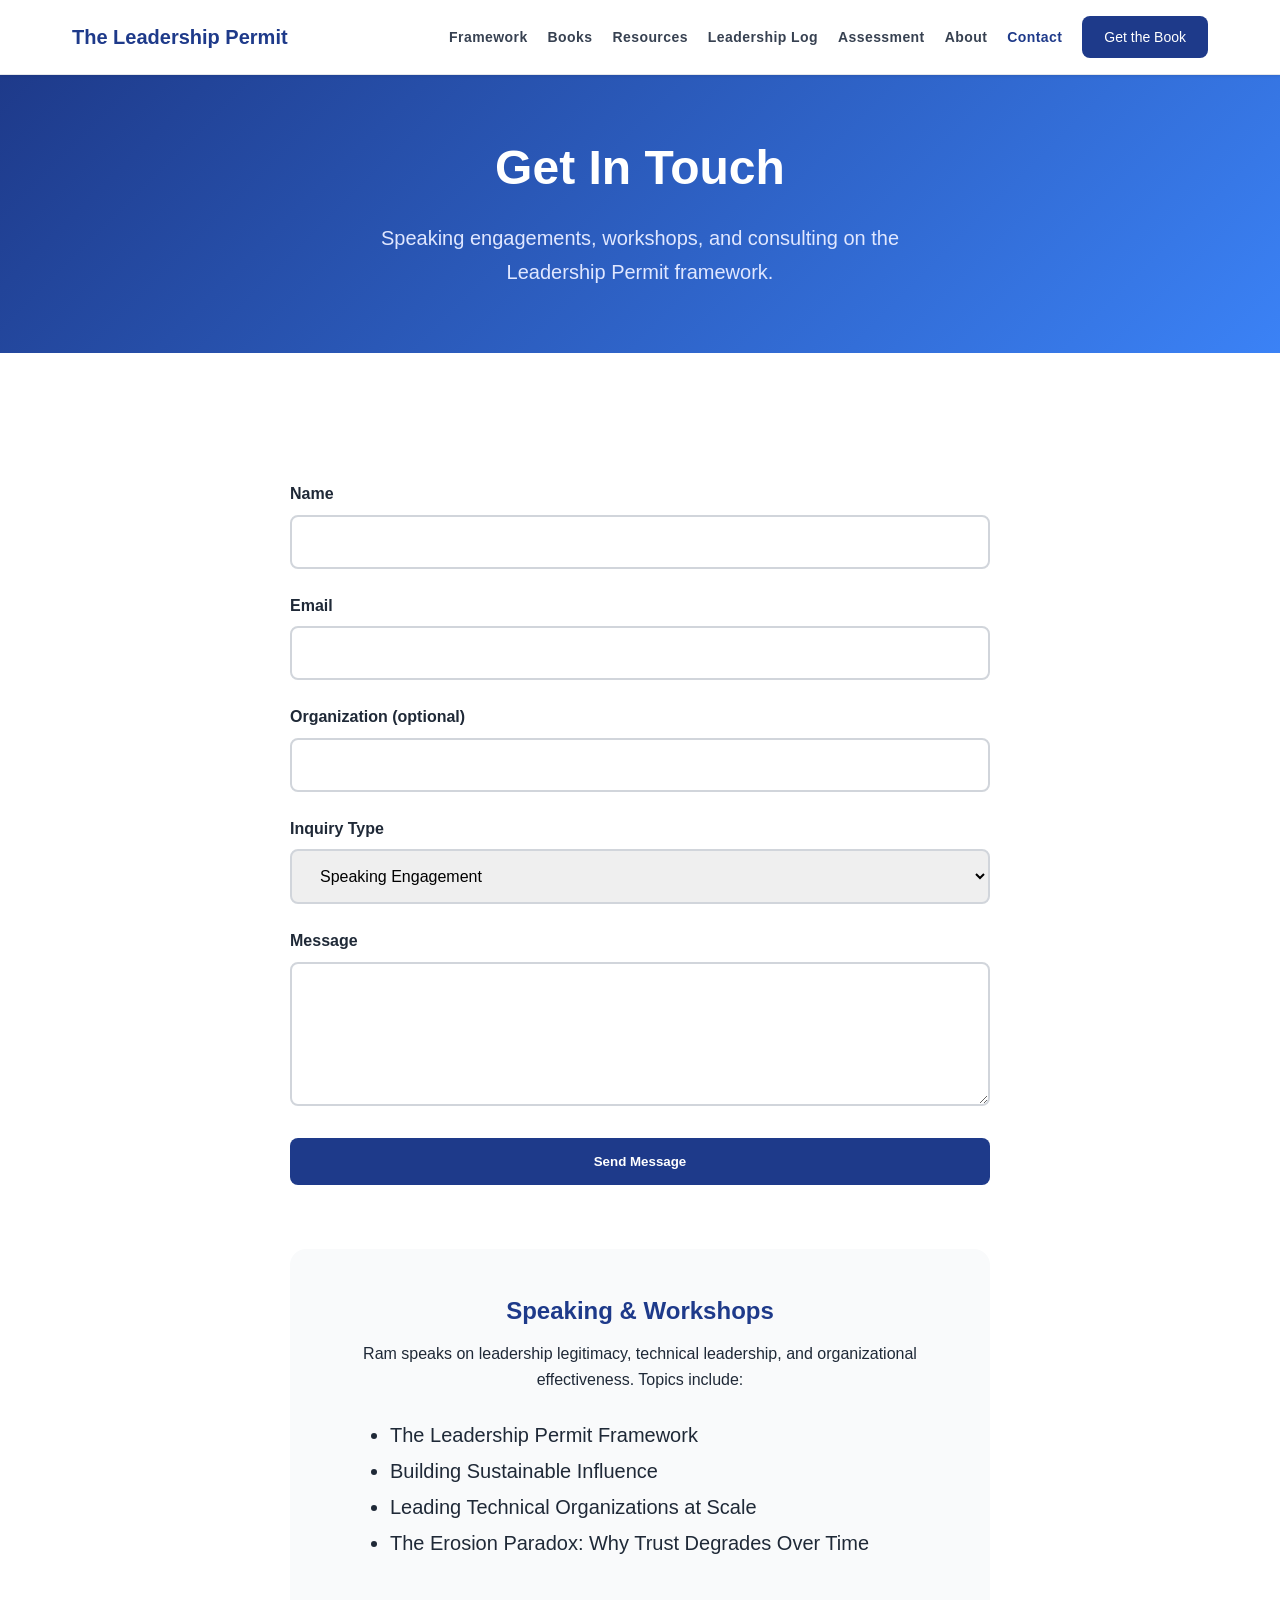
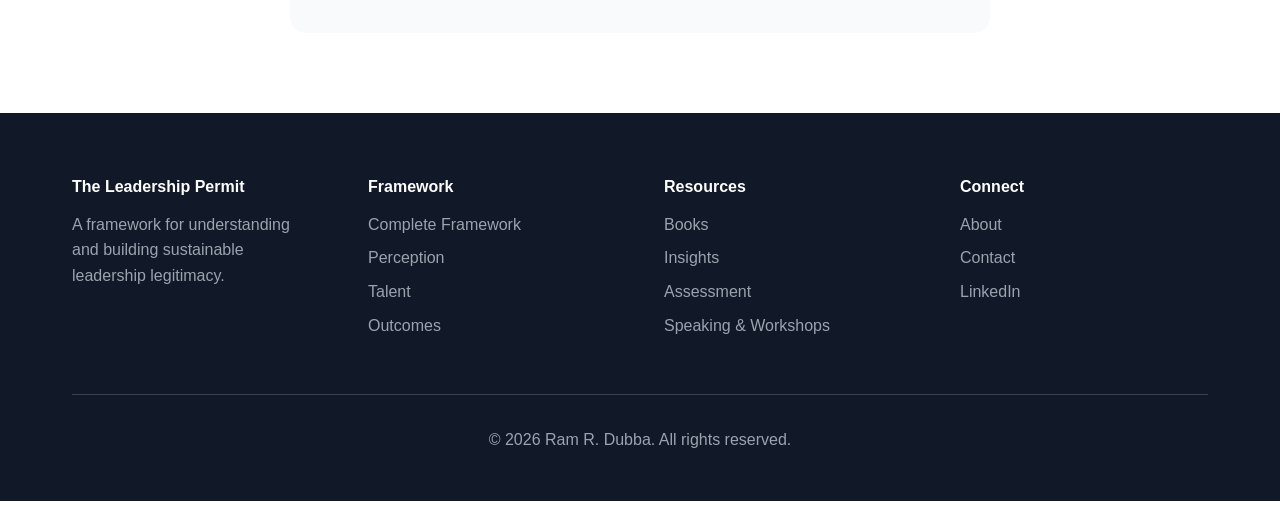
<file: contact.html>
<!DOCTYPE html>
<html lang="en">
<head>
    <!-- Google tag (gtag.js) -->
    <script async src="https://www.googletagmanager.com/gtag/js?id=G-1ZV2HQM6DK"></script>
    <script>
      window.dataLayer = window.dataLayer || [];
      function gtag(){dataLayer.push(arguments);}
      gtag('js', new Date());
      gtag('config', 'G-1ZV2HQM6DK');
    </script>
    <meta charset="UTF-8">
    <meta name="viewport" content="width=device-width, initial-scale=1.0">
    <title>Contact | The Leadership Permit</title>
    <meta name="description" content="Get in touch for speaking engagements, workshops, or general inquiries about The Leadership Permit framework.">
    
    <!-- Favicon -->
    <link rel="icon" type="image/svg+xml" href="/favicon.svg">
    <link rel="apple-touch-icon" sizes="180x180" href="/favicon.svg">
    
    <!-- Open Graph -->
    <meta property="og:type" content="website">
    <meta property="og:url" content="https://leadershippermit.com/contact.html">
    <meta property="og:title" content="Contact Ram Dubba | The Leadership Permit">
    <meta property="og:description" content="Speaking engagements, workshops, and consulting on leadership legitimacy and the Leadership Permit framework.">
    <meta property="og:image" content="https://leadershippermit.com/images/ram-dubba-headshot.jpg">
    
    <link rel="stylesheet" href="css/styles.css">
</head>
<body>
    <nav class="nav">
        <div class="container">
            <div class="nav-content">
                <a href="index.html" class="logo">The Leadership Permit</a>
                <ul class="nav-menu">
                    <li><a href="framework.html">Framework</a></li>
                    <li><a href="books.html">Books</a></li>
                    <li><a href="resources.html">Resources</a></li>
                    <li><a href="leadership-log.html">Leadership Log</a></li>
                    <li><a href="assessment.html">Assessment</a></li>
                    <li><a href="about.html">About</a></li>
                    <li><a href="contact.html">Contact</a></li>
                    <li><a href="https://a.co/d/01TBjsbb" class="btn-primary-small" target="_blank">Get the Book</a></li>
                </ul>
                <button class="nav-hamburger" id="nav-hamburger" aria-label="Toggle navigation">
                    <span></span>
                    <span></span>
                    <span></span>
                </button>
            </div>
        </div>
    </nav>

    <section class="section page-hero">
        <div class="container" style="text-align: center;">
            <h1>Get In Touch</h1>
            <p class="lead" style="max-width: 600px; margin: 1.5rem auto 0; color: #e0e7ff;">Speaking engagements, workshops, and consulting on the Leadership Permit framework.</p>
        </div>
    </section>

    <section class="section">
        <div class="container">
            <div style="max-width: 700px; margin: 0 auto;">

                <form name="contact" method="POST" data-netlify="true" data-netlify-honeypot="bot-field" action="/thank-you.html" style="margin-top: 3rem;">
                    <input type="hidden" name="form-name" value="contact">
                    <p style="display: none;">
                        <label>Don't fill this out if you're human: <input name="bot-field" /></label>
                    </p>
                    
                    <div style="margin-bottom: 1.5rem;">
                        <label style="display: block; margin-bottom: 0.5rem; font-weight: 600;">Name</label>
                        <input type="text" name="name" required class="form-input" style="width: 100%;">
                    </div>

                    <div style="margin-bottom: 1.5rem;">
                        <label style="display: block; margin-bottom: 0.5rem; font-weight: 600;">Email</label>
                        <input type="email" name="email" required class="form-input" style="width: 100%;">
                    </div>

                    <div style="margin-bottom: 1.5rem;">
                        <label style="display: block; margin-bottom: 0.5rem; font-weight: 600;">Organization (optional)</label>
                        <input type="text" name="organization" class="form-input" style="width: 100%;">
                    </div>

                    <div style="margin-bottom: 1.5rem;">
                        <label style="display: block; margin-bottom: 0.5rem; font-weight: 600;">Inquiry Type</label>
                        <select name="inquiry-type" class="form-input" style="width: 100%;">
                            <option>Speaking Engagement</option>
                            <option>Workshop or Training</option>
                            <option>Consulting</option>
                            <option>Media / Interview</option>
                            <option>General Question</option>
                        </select>
                    </div>

                    <div style="margin-bottom: 1.5rem;">
                        <label style="display: block; margin-bottom: 0.5rem; font-weight: 600;">Message</label>
                        <textarea name="message" rows="6" required class="form-input" style="width: 100%; resize: vertical;"></textarea>
                    </div>

                    <button type="submit" class="btn-primary" style="width: 100%;">Send Message</button>
                </form>

                <div style="margin-top: 4rem; text-align: center; padding: 3rem; background: #f9fafb; border-radius: 1rem;">
                    <h3>Speaking & Workshops</h3>
                    <p>Ram speaks on leadership legitimacy, technical leadership, and organizational effectiveness. Topics include:</p>
                    <ul class="text-lg" style="text-align: left; max-width: 500px; margin: 1.5rem auto; line-height: 1.8;">
                        <li>The Leadership Permit Framework</li>
                        <li>Building Sustainable Influence</li>
                        <li>Leading Technical Organizations at Scale</li>
                        <li>The Erosion Paradox: Why Trust Degrades Over Time</li>
                    </ul>
                </div>
            </div>
        </div>
    </section>

    <footer class="footer">
        <div class="container">
            <div class="footer-content">
                <div class="footer-col">
                    <h4>The Leadership Permit</h4>
                    <p>A framework for understanding and building sustainable leadership legitimacy.</p>
                </div>
                <div class="footer-col">
                    <h4>Framework</h4>
                    <ul class="footer-links">
                        <li><a href="framework.html">Complete Framework</a></li>
                        <li><a href="framework.html#perception">Perception</a></li>
                        <li><a href="framework.html#talent">Talent</a></li>
                        <li><a href="framework.html#outcomes">Outcomes</a></li>
                    </ul>
                </div>
                <div class="footer-col">
                    <h4>Resources</h4>
                    <ul class="footer-links">
                        <li><a href="books.html">Books</a></li>
                        <li><a href="resources.html">Insights</a></li>
                        <li><a href="assessment.html">Assessment</a></li>
                        <li><a href="contact.html">Speaking &amp; Workshops</a></li>
                    </ul>
                </div>
                <div class="footer-col">
                    <h4>Connect</h4>
                    <ul class="footer-links">
                        <li><a href="about.html">About</a></li>
                        <li><a href="contact.html">Contact</a></li>
                        <li><a href="https://www.linkedin.com/in/ramudubba/" target="_blank">LinkedIn</a></li>
                    </ul>
                </div>
            </div>
            <div class="footer-bottom">
                <p>&copy; 2026 Ram R. Dubba. All rights reserved.</p>
            </div>
        </div>
    </footer>
    <script src="js/main.js"></script>
</body>
</html>
</file>
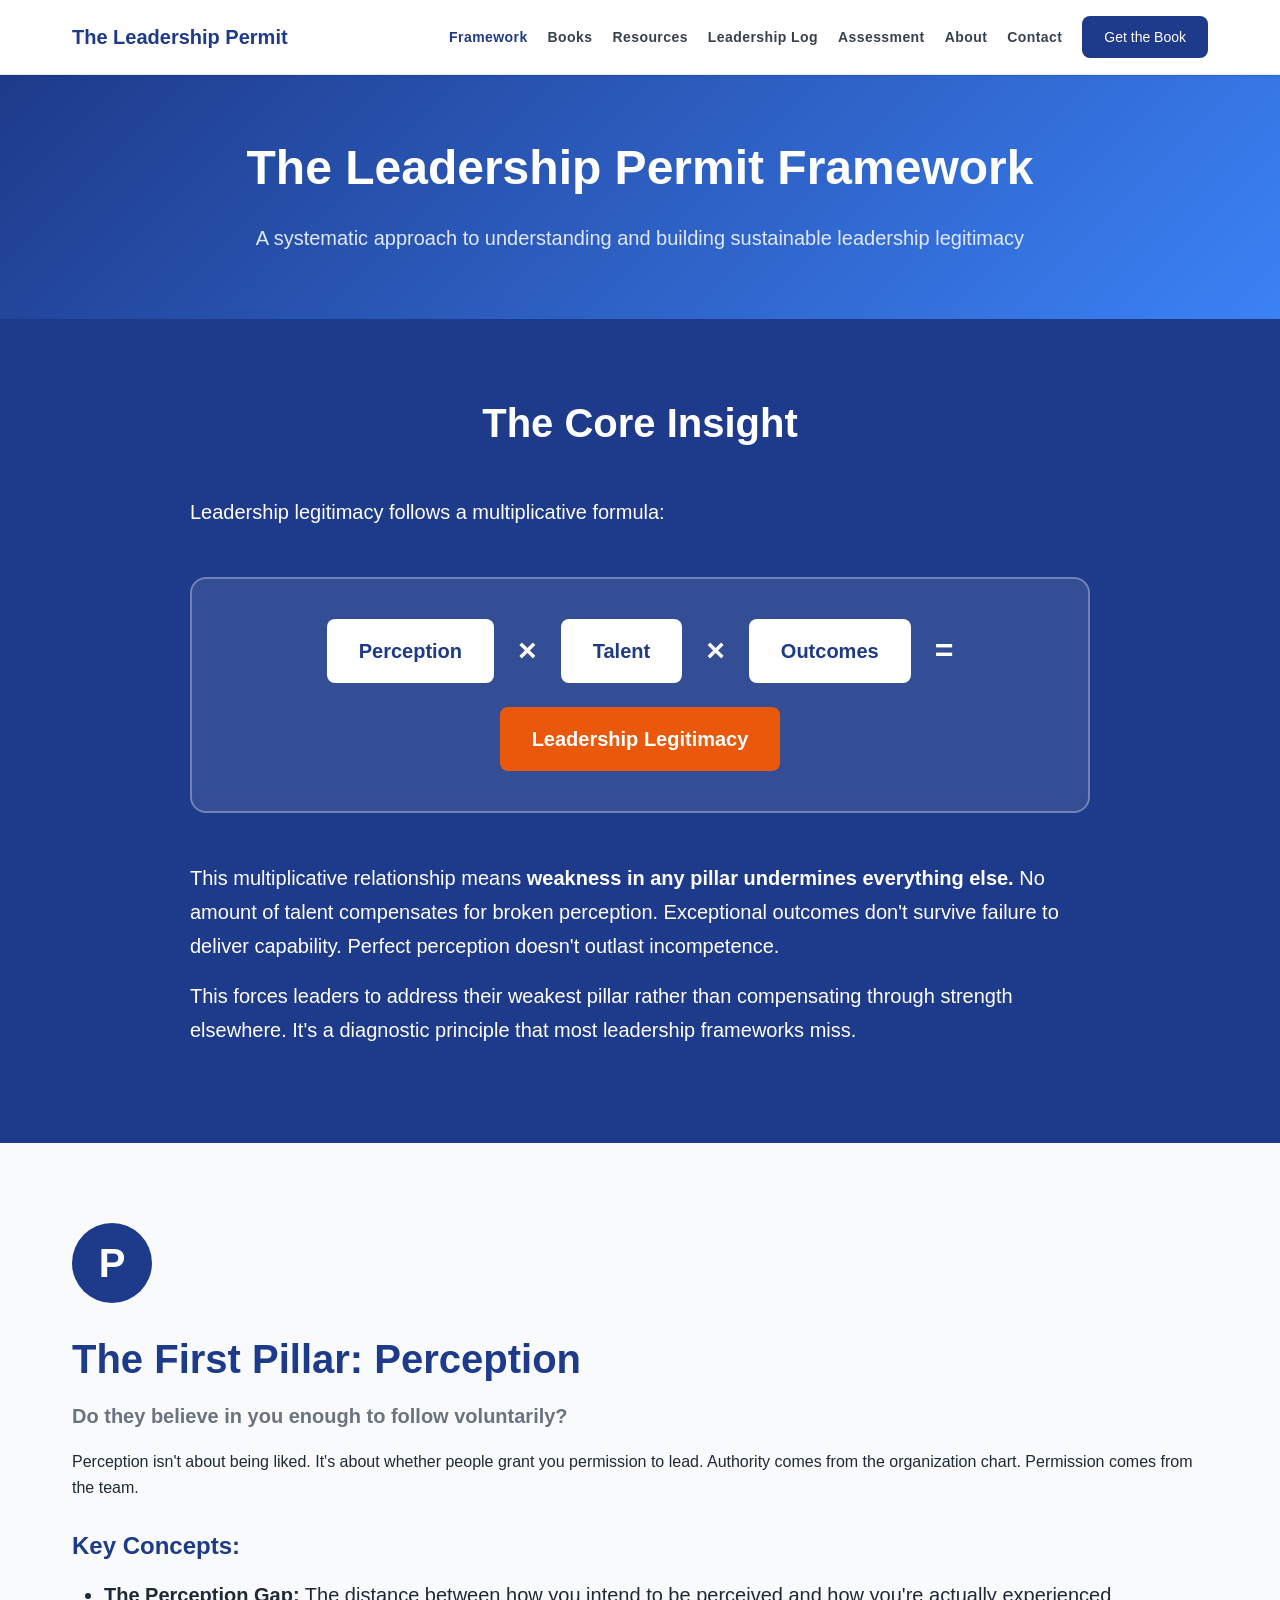
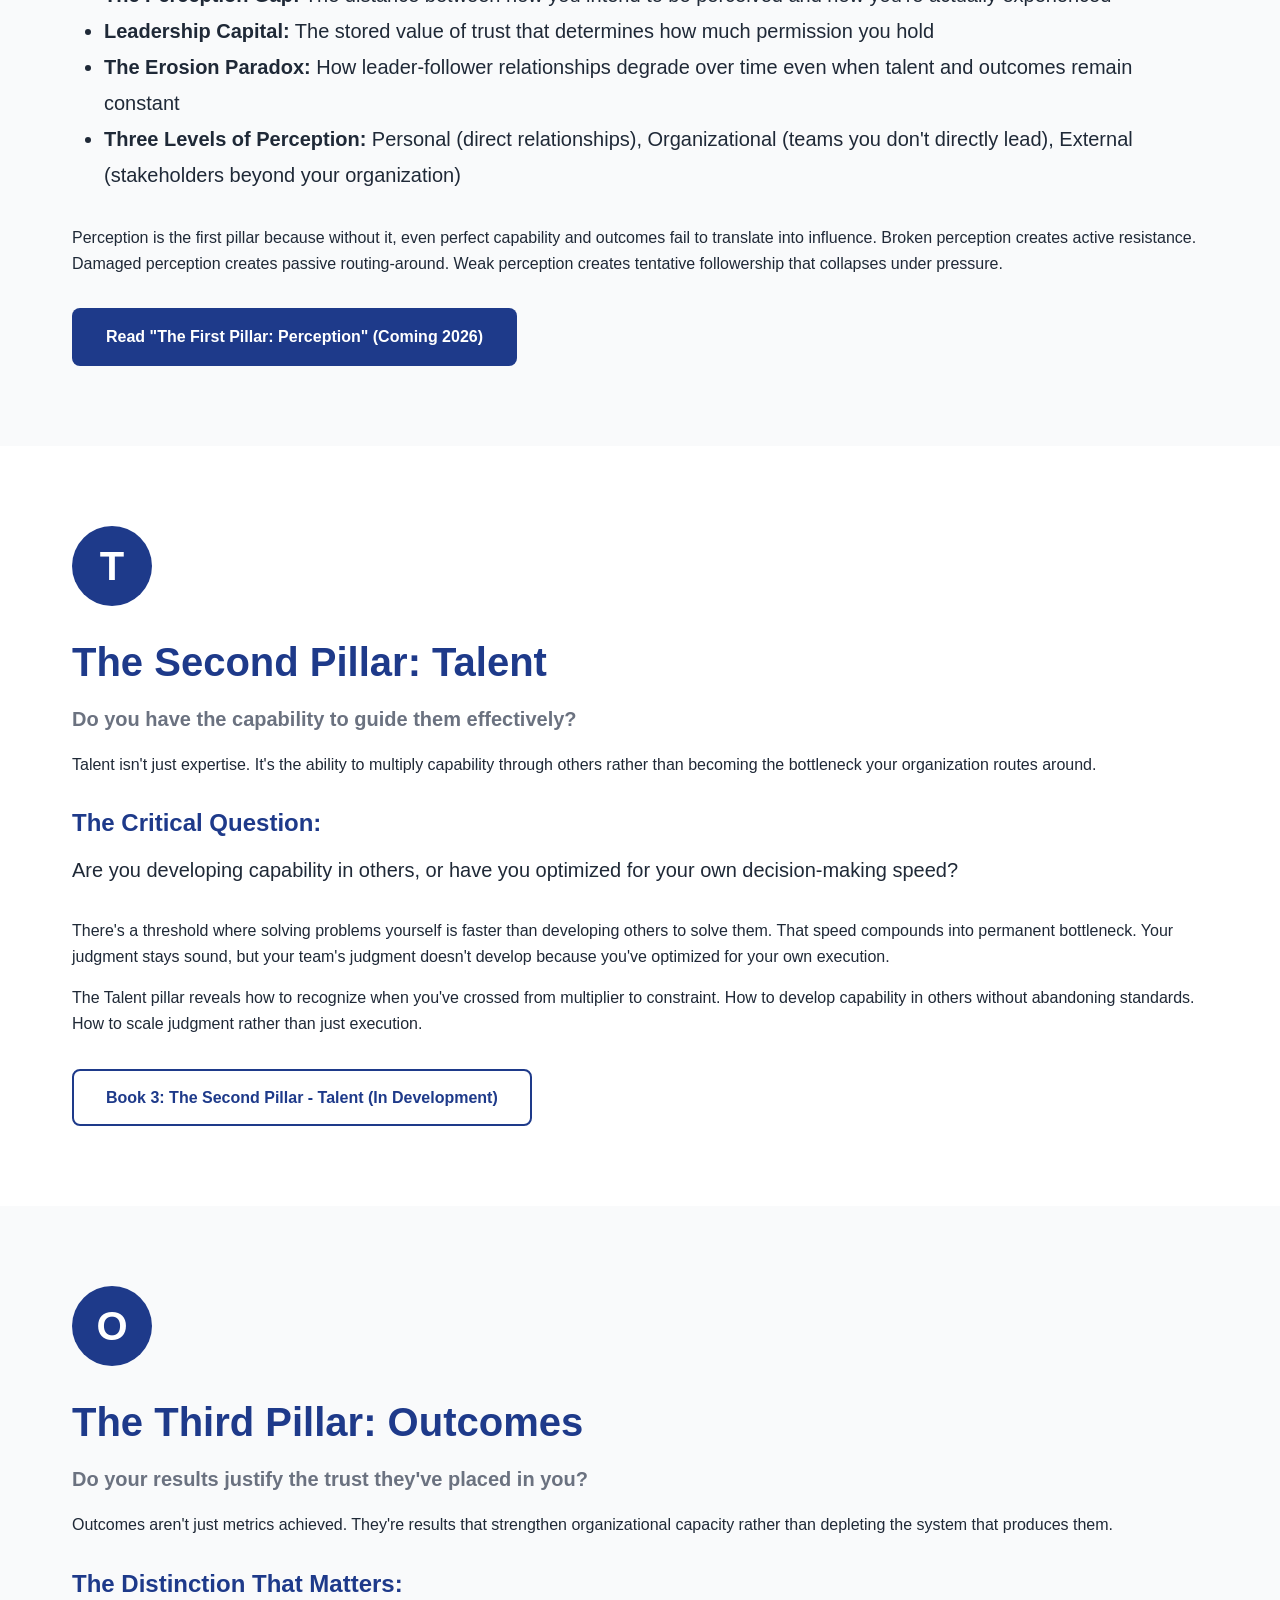
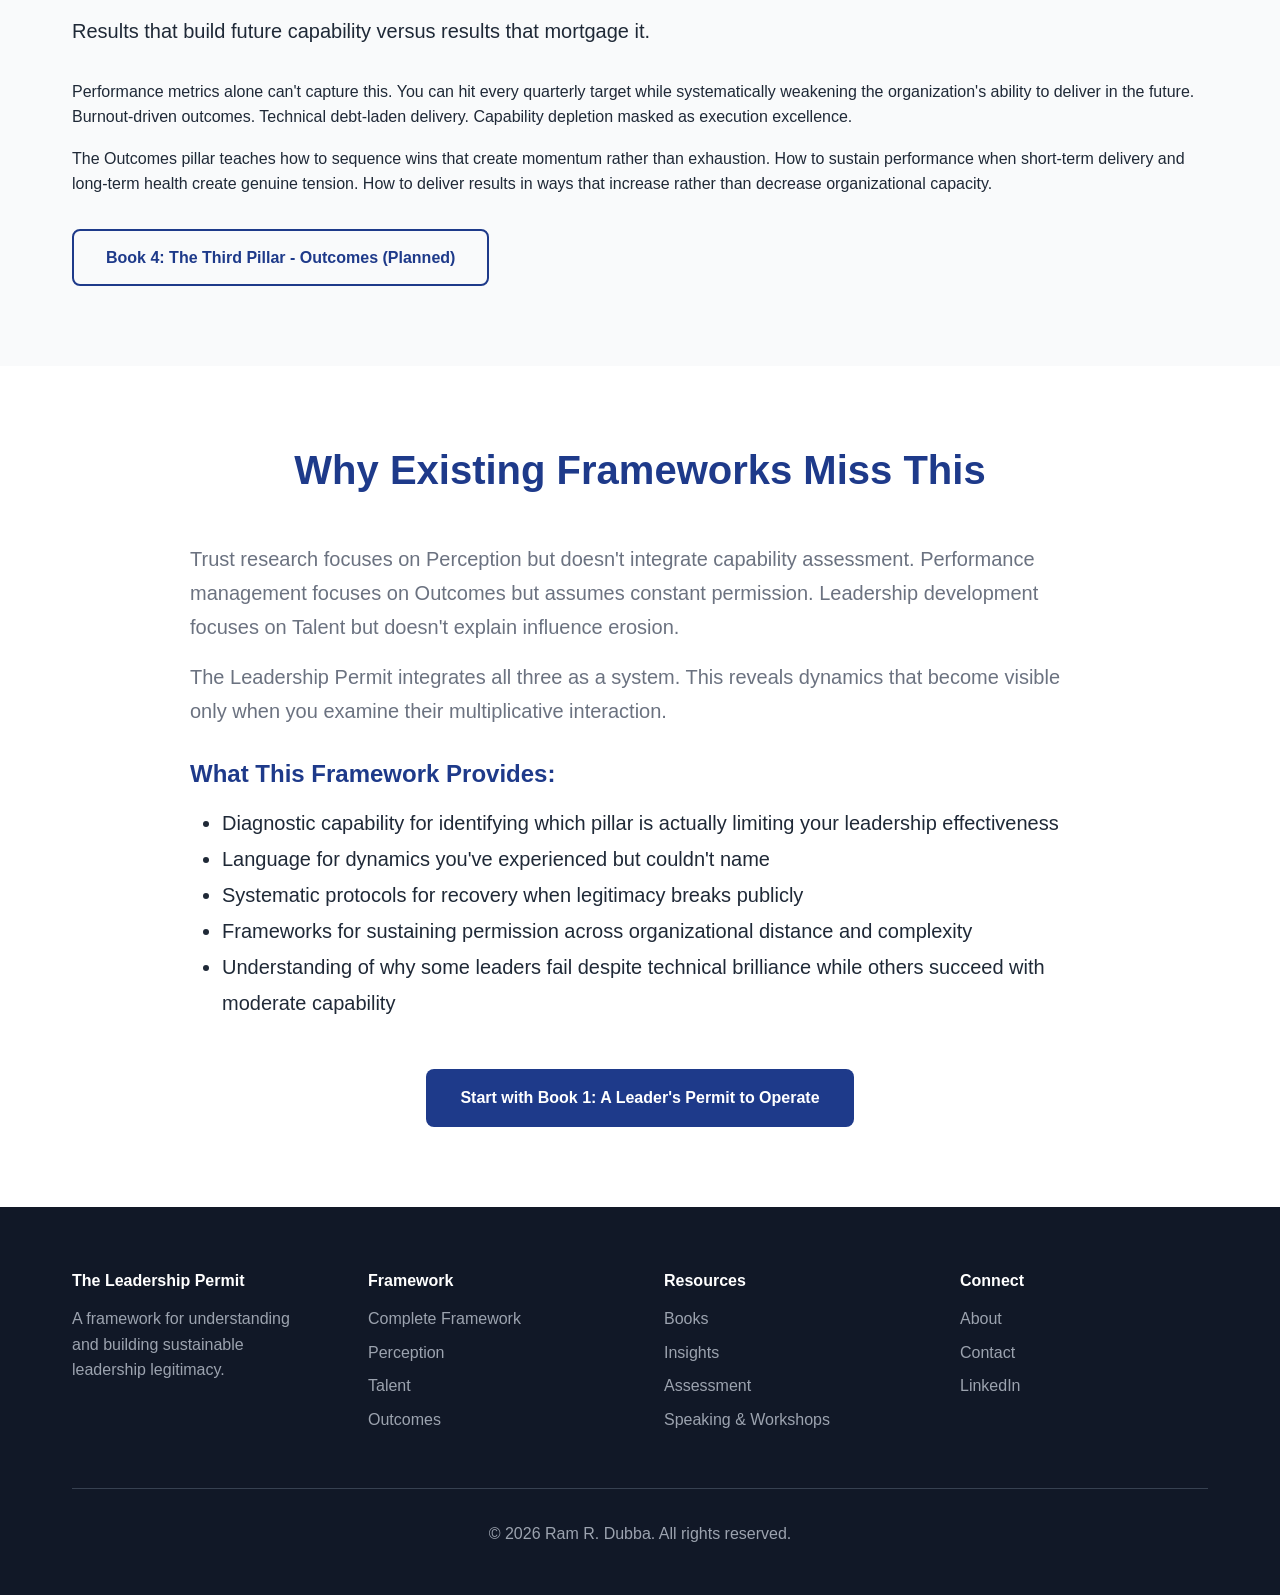
<file: framework.html>
<!DOCTYPE html>
<html lang="en">
<head>
    <!-- Google tag (gtag.js) -->
    <script async src="https://www.googletagmanager.com/gtag/js?id=G-1ZV2HQM6DK"></script>
    <script>
      window.dataLayer = window.dataLayer || [];
      function gtag(){dataLayer.push(arguments);}
      gtag('js', new Date());
      gtag('config', 'G-1ZV2HQM6DK');
    </script>
    <meta charset="UTF-8">
    <meta name="viewport" content="width=device-width, initial-scale=1.0">
    <title>The Framework | The Leadership Permit</title>
    <meta name="description" content="The complete Leadership Permit framework: Understanding the multiplicative relationship between Perception, Talent, and Outcomes">
    
    <!-- Favicon -->
    <link rel="icon" type="image/svg+xml" href="/favicon.svg">
    <link rel="apple-touch-icon" sizes="180x180" href="/favicon.svg">
    
    <!-- Open Graph -->
    <meta property="og:type" content="website">
    <meta property="og:url" content="https://leadershippermit.com/framework.html">
    <meta property="og:title" content="The Framework | The Leadership Permit">
    <meta property="og:description" content="Deep dive into the three pillars: Perception, Talent, and Outcomes. Understanding the multiplicative formula for leadership legitimacy.">
    <meta property="og:image" content="https://leadershippermit.com/images/book1-cover.jpg">
    
    <link rel="stylesheet" href="css/styles.css">
</head>
<body>
    <!-- Navigation -->
    <nav class="nav">
        <div class="container">
            <div class="nav-content">
                <a href="index.html" class="logo">The Leadership Permit</a>
                <ul class="nav-menu">
                    <li><a href="framework.html">Framework</a></li>
                    <li><a href="books.html">Books</a></li>
                    <li><a href="resources.html">Resources</a></li>
                    <li><a href="leadership-log.html">Leadership Log</a></li>
                    <li><a href="assessment.html">Assessment</a></li>
                    <li><a href="about.html">About</a></li>
                    <li><a href="contact.html">Contact</a></li>
                    <li><a href="https://a.co/d/01TBjsbb" class="btn-primary-small" target="_blank">Get the Book</a></li>
                </ul>
                <button class="nav-hamburger" id="nav-hamburger" aria-label="Toggle navigation">
                    <span></span>
                    <span></span>
                    <span></span>
                </button>
            </div>
        </div>
    </nav>

    <!-- Header -->
    <section class="section page-hero">
        <div class="container">
            <h1>The Leadership Permit Framework</h1>
            <p class="lead" style="max-width: 800px; margin: 1.5rem auto 0;">A systematic approach to understanding and building sustainable leadership legitimacy</p>
        </div>
    </section>

    <!-- Core Insight -->
    <section class="section section-navy">
        <div class="container">
            <h2 class="section-title">The Core Insight</h2>
            <div style="max-width: 900px; margin: 0 auto;">
                <p class="lead">Leadership legitimacy follows a multiplicative formula:</p>
                
                <div class="formula">
                    <div class="formula-content">
                        <span class="formula-part">Perception</span>
                        <span class="formula-operator">×</span>
                        <span class="formula-part">Talent</span>
                        <span class="formula-operator">×</span>
                        <span class="formula-part">Outcomes</span>
                        <span class="formula-equals">=</span>
                        <span class="formula-result">Leadership Legitimacy</span>
                    </div>
                </div>

                <p class="lead">This multiplicative relationship means <strong>weakness in any pillar undermines everything else.</strong> No amount of talent compensates for broken perception. Exceptional outcomes don't survive failure to deliver capability. Perfect perception doesn't outlast incompetence.</p>
                
                <p class="lead">This forces leaders to address their weakest pillar rather than compensating through strength elsewhere. It's a diagnostic principle that most leadership frameworks miss.</p>
            </div>
        </div>
    </section>

    <!-- The Three Pillars -->
    <section class="section section-gray" id="perception">
        <div class="container">
            <div class="pillar-detail">
                <div class="pillar-icon" style="margin: 0 0 2rem 0;">P</div>
                <h2>The First Pillar: Perception</h2>
                <p class="lead"><strong>Do they believe in you enough to follow voluntarily?</strong></p>
                
                <p>Perception isn't about being liked. It's about whether people grant you permission to lead. Authority comes from the organization chart. Permission comes from the team.</p>

                <h3 style="margin-top: 2rem;">Key Concepts:</h3>
                <ul class="text-lg" style="line-height: 1.8; margin-left: 2rem;">
                    <li><strong>The Perception Gap:</strong> The distance between how you intend to be perceived and how you're actually experienced</li>
                    <li><strong>Leadership Capital:</strong> The stored value of trust that determines how much permission you hold</li>
                    <li><strong>The Erosion Paradox:</strong> How leader-follower relationships degrade over time even when talent and outcomes remain constant</li>
                    <li><strong>Three Levels of Perception:</strong> Personal (direct relationships), Organizational (teams you don't directly lead), External (stakeholders beyond your organization)</li>
                </ul>

                <p style="margin-top: 2rem;">Perception is the first pillar because without it, even perfect capability and outcomes fail to translate into influence. Broken perception creates active resistance. Damaged perception creates passive routing-around. Weak perception creates tentative followership that collapses under pressure.</p>

                <div style="margin-top: 2rem;">
                    <a href="books.html" class="btn-primary">Read "The First Pillar: Perception" (Coming 2026)</a>
                </div>
            </div>
        </div>
    </section>

    <section class="section" id="talent">
        <div class="container">
            <div class="pillar-detail">
                <div class="pillar-icon" style="margin: 0 0 2rem 0;">T</div>
                <h2>The Second Pillar: Talent</h2>
                <p class="lead"><strong>Do you have the capability to guide them effectively?</strong></p>
                
                <p>Talent isn't just expertise. It's the ability to multiply capability through others rather than becoming the bottleneck your organization routes around.</p>

                <h3 style="margin-top: 2rem;">The Critical Question:</h3>
                <p class="text-lg">Are you developing capability in others, or have you optimized for your own decision-making speed?</p>

                <p style="margin-top: 2rem;">There's a threshold where solving problems yourself is faster than developing others to solve them. That speed compounds into permanent bottleneck. Your judgment stays sound, but your team's judgment doesn't develop because you've optimized for your own execution.</p>

                <p>The Talent pillar reveals how to recognize when you've crossed from multiplier to constraint. How to develop capability in others without abandoning standards. How to scale judgment rather than just execution.</p>

                <div style="margin-top: 2rem;">
                    <a href="books.html" class="btn-secondary">Book 3: The Second Pillar - Talent (In Development)</a>
                </div>
            </div>
        </div>
    </section>

    <section class="section section-gray" id="outcomes">
        <div class="container">
            <div class="pillar-detail">
                <div class="pillar-icon" style="margin: 0 0 2rem 0;">O</div>
                <h2>The Third Pillar: Outcomes</h2>
                <p class="lead"><strong>Do your results justify the trust they've placed in you?</strong></p>
                
                <p>Outcomes aren't just metrics achieved. They're results that strengthen organizational capacity rather than depleting the system that produces them.</p>

                <h3 style="margin-top: 2rem;">The Distinction That Matters:</h3>
                <p class="text-lg">Results that build future capability versus results that mortgage it.</p>

                <p style="margin-top: 2rem;">Performance metrics alone can't capture this. You can hit every quarterly target while systematically weakening the organization's ability to deliver in the future. Burnout-driven outcomes. Technical debt-laden delivery. Capability depletion masked as execution excellence.</p>

                <p>The Outcomes pillar teaches how to sequence wins that create momentum rather than exhaustion. How to sustain performance when short-term delivery and long-term health create genuine tension. How to deliver results in ways that increase rather than decrease organizational capacity.</p>

                <div style="margin-top: 2rem;">
                    <a href="books.html" class="btn-secondary">Book 4: The Third Pillar - Outcomes (Planned)</a>
                </div>
            </div>
        </div>
    </section>

    <!-- Why This Framework -->
    <section class="section">
        <div class="container">
            <h2 class="section-title">Why Existing Frameworks Miss This</h2>
            <div style="max-width: 900px; margin: 0 auto;">
                <p class="lead">Trust research focuses on Perception but doesn't integrate capability assessment. Performance management focuses on Outcomes but assumes constant permission. Leadership development focuses on Talent but doesn't explain influence erosion.</p>

                <p class="lead">The Leadership Permit integrates all three as a system. This reveals dynamics that become visible only when you examine their multiplicative interaction.</p>

                <h3 style="margin-top: 2rem;">What This Framework Provides:</h3>
                <ul class="text-lg" style="line-height: 1.8; margin-left: 2rem;">
                    <li>Diagnostic capability for identifying which pillar is actually limiting your leadership effectiveness</li>
                    <li>Language for dynamics you've experienced but couldn't name</li>
                    <li>Systematic protocols for recovery when legitimacy breaks publicly</li>
                    <li>Frameworks for sustaining permission across organizational distance and complexity</li>
                    <li>Understanding of why some leaders fail despite technical brilliance while others succeed with moderate capability</li>
                </ul>
            </div>

            <div class="cta-centered" style="margin-top: 3rem;">
                <a href="https://a.co/d/01TBjsbb" class="btn-primary" target="_blank">Start with Book 1: A Leader's Permit to Operate</a>
            </div>
        </div>
    </section>

    <!-- Footer -->
    <footer class="footer">
        <div class="container">
            <div class="footer-content">
                <div class="footer-col">
                    <h4>The Leadership Permit</h4>
                    <p>A framework for understanding and building sustainable leadership legitimacy.</p>
                </div>
                <div class="footer-col">
                    <h4>Framework</h4>
                    <ul class="footer-links">
                        <li><a href="framework.html">Complete Framework</a></li>
                        <li><a href="framework.html#perception">Perception</a></li>
                        <li><a href="framework.html#talent">Talent</a></li>
                        <li><a href="framework.html#outcomes">Outcomes</a></li>
                    </ul>
                </div>
                <div class="footer-col">
                    <h4>Resources</h4>
                    <ul class="footer-links">
                        <li><a href="books.html">Books</a></li>
                        <li><a href="resources.html">Insights</a></li>
                        <li><a href="assessment.html">Assessment</a></li>
                        <li><a href="contact.html">Speaking &amp; Workshops</a></li>
                    </ul>
                </div>
                <div class="footer-col">
                    <h4>Connect</h4>
                    <ul class="footer-links">
                        <li><a href="about.html">About</a></li>
                        <li><a href="contact.html">Contact</a></li>
                        <li><a href="https://www.linkedin.com/in/ramudubba/" target="_blank">LinkedIn</a></li>
                    </ul>
                </div>
            </div>
            <div class="footer-bottom">
                <p>&copy; 2026 Ram R. Dubba. All rights reserved.</p>
            </div>
        </div>
    </footer>
    <script src="js/main.js"></script>
</body>
</html>
</file>
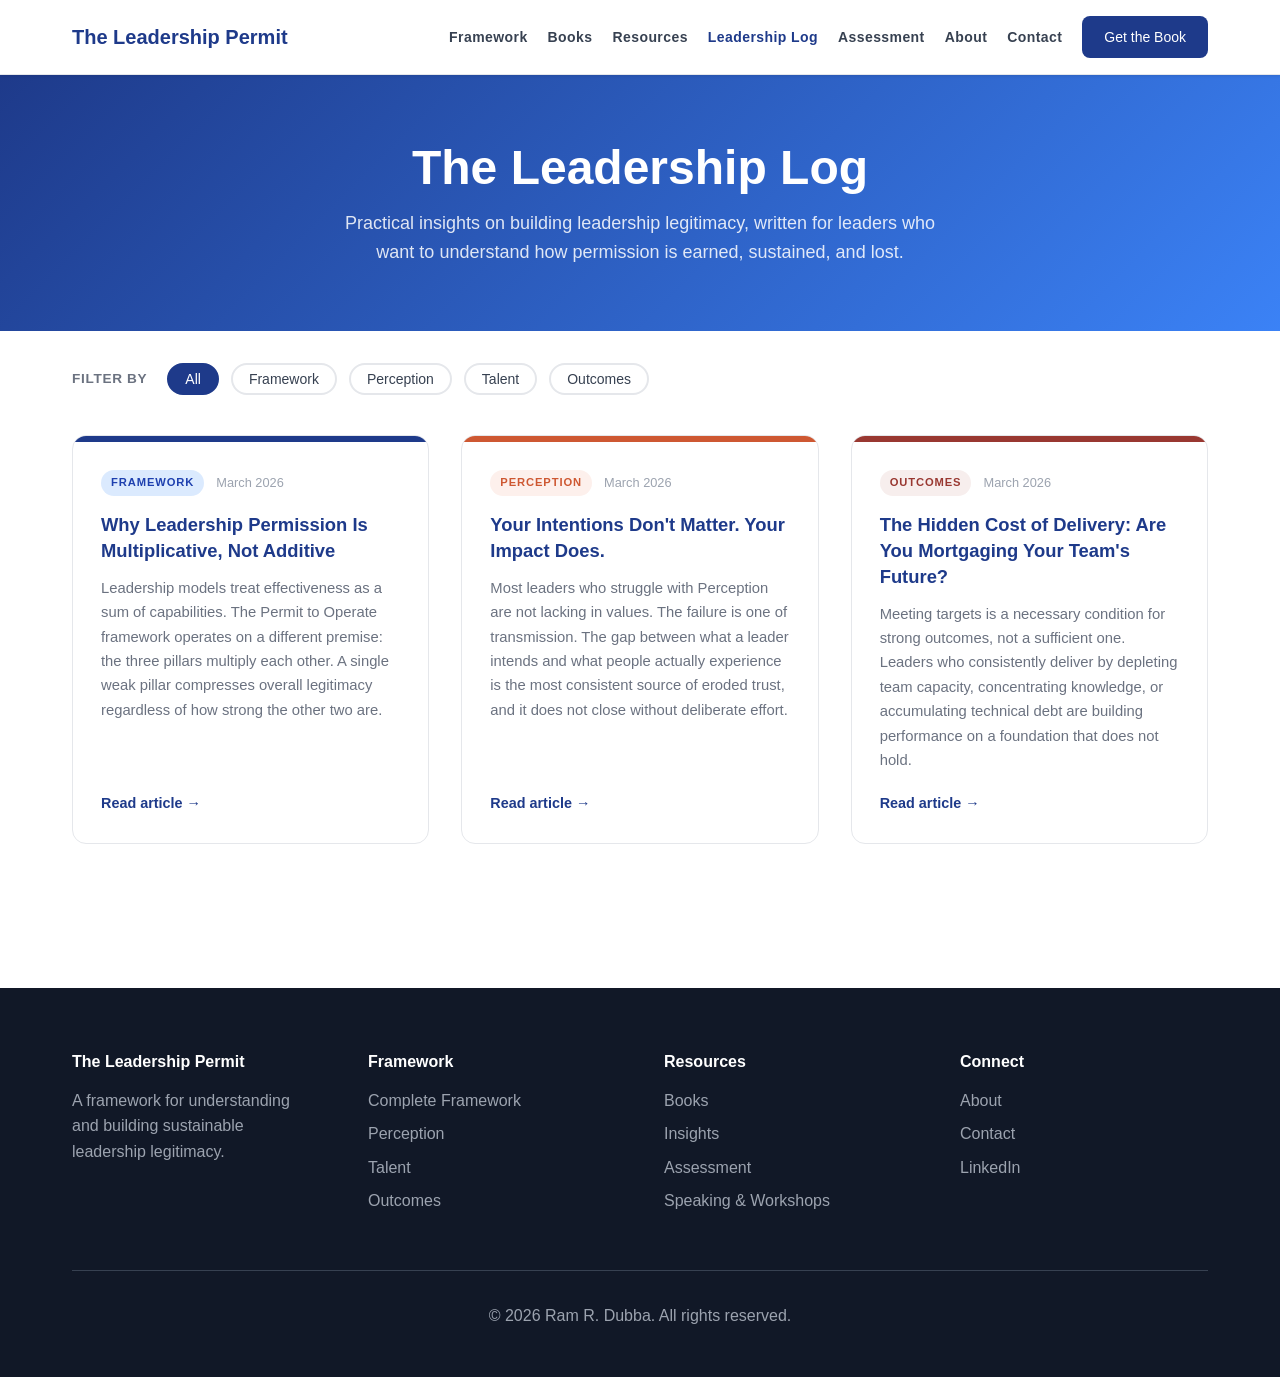
<file: leadership-log.html>
<!DOCTYPE html>
<html lang="en">
<head>
    <!-- Google tag (gtag.js) -->
    <script async src="https://www.googletagmanager.com/gtag/js?id=G-1ZV2HQM6DK"></script>
    <script>
      window.dataLayer = window.dataLayer || [];
      function gtag(){dataLayer.push(arguments);}
      gtag('js', new Date());
      gtag('config', 'G-1ZV2HQM6DK');
    </script>
    <meta charset="UTF-8">
    <meta name="viewport" content="width=device-width, initial-scale=1.0">
    <title>Leadership Log | The Leadership Permit</title>
    <meta name="description" content="Practical insights on leadership legitimacy, perception, talent, and outcomes. Written for technical leaders building sustainable influence.">

    <!-- Favicon -->
    <link rel="icon" type="image/svg+xml" href="/favicon.svg">
    <link rel="apple-touch-icon" sizes="180x180" href="/favicon.svg">

    <!-- Open Graph -->
    <meta property="og:type" content="website">
    <meta property="og:url" content="https://leadershippermit.com/leadership-log.html">
    <meta property="og:title" content="Leadership Log | The Leadership Permit">
    <meta property="og:description" content="Practical insights on leadership legitimacy, perception, talent, and outcomes. Written for technical leaders building sustainable influence.">
    <meta property="og:image" content="https://leadershippermit.com/images/book1-cover.jpg">

    <link rel="stylesheet" href="css/styles.css">
    <style>
        .log-hero { background: linear-gradient(135deg, #1e3a8a 0%, #3b82f6 100%); color: white; padding: 4rem 0; text-align: center; }
        .log-hero h1 { color: white; margin-bottom: 0.75rem; }
        .log-hero p { color: rgba(255,255,255,0.85); font-size: 1.125rem; max-width: 600px; margin: 0 auto; }

        .filter-bar { padding: 2rem 0 0; }
        .filter-bar-inner { display: flex; gap: 0.75rem; flex-wrap: wrap; align-items: center; }
        .filter-label { font-size: 0.85rem; font-weight: 600; color: #6b7280; text-transform: uppercase; letter-spacing: 0.05em; margin-right: 0.5rem; }
        .filter-btn { padding: 0.4rem 1rem; border-radius: 2rem; border: 2px solid #e5e7eb; background: white; color: #374151; font-size: 0.875rem; font-weight: 500; cursor: pointer; transition: all 0.2s; }
        .filter-btn:hover { border-color: #1e3a8a; color: #1e3a8a; }
        .filter-btn.active { background: #1e3a8a; border-color: #1e3a8a; color: white; }
        .filter-btn[data-pillar="perception"].active { background: #ce5832; border-color: #ce5832; }
        .filter-btn[data-pillar="talent"].active { background: #d4820a; border-color: #d4820a; }
        .filter-btn[data-pillar="outcomes"].active { background: #993831; border-color: #993831; }

        .articles-grid { display: grid; grid-template-columns: repeat(auto-fill, minmax(340px, 1fr)); gap: 2rem; padding: 2.5rem 0 4rem; }

        .article-card { background: white; border-radius: 0.875rem; border: 1px solid #e5e7eb; overflow: hidden; transition: transform 0.2s, box-shadow 0.2s; display: flex; flex-direction: column; }
        .article-card:hover { transform: translateY(-4px); box-shadow: 0 12px 32px rgba(30,58,138,0.12); }

        .article-card-top { height: 6px; }
        .article-card-top.perception { background: #ce5832; }
        .article-card-top.talent { background: #d4820a; }
        .article-card-top.outcomes { background: #993831; }
        .article-card-top.framework { background: #1e3a8a; }

        .article-card-body { padding: 1.75rem; flex: 1; display: flex; flex-direction: column; }
        .article-meta { display: flex; align-items: center; gap: 0.75rem; margin-bottom: 1rem; }
        .pillar-badge { font-size: 0.7rem; font-weight: 700; text-transform: uppercase; letter-spacing: 0.08em; padding: 0.25rem 0.625rem; border-radius: 2rem; }
        .pillar-badge.perception { background: #fdf0ec; color: #ce5832; }
        .pillar-badge.talent { background: #fef8ec; color: #a06008; }
        .pillar-badge.outcomes { background: #f7eeed; color: #993831; }
        .pillar-badge.framework { background: #dbeafe; color: #1e40af; }
        .article-date { font-size: 0.8rem; color: #9ca3af; }

        .article-card h3 { font-size: 1.15rem; color: #1e3a8a; margin-bottom: 0.75rem; line-height: 1.4; }
        .article-card p { color: #6b7280; font-size: 0.925rem; line-height: 1.65; margin-bottom: 1.25rem; flex: 1; }
        .article-read-link { color: #1e3a8a; font-size: 0.9rem; font-weight: 600; text-decoration: none; display: inline-flex; align-items: center; gap: 0.35rem; transition: gap 0.2s; }
        .article-read-link:hover { gap: 0.6rem; }

        .empty-state { text-align: center; padding: 4rem 0; color: #9ca3af; display: none; }

        @media (max-width: 768px) {
            .articles-grid { grid-template-columns: 1fr; }
            .filter-bar-inner { gap: 0.5rem; }
        }
    </style>
</head>
<body>
    <nav class="nav">
        <div class="container">
            <div class="nav-content">
                <a href="index.html" class="logo">The Leadership Permit</a>
                <ul class="nav-menu">
                    <li><a href="framework.html">Framework</a></li>
                    <li><a href="books.html">Books</a></li>
                    <li><a href="resources.html">Resources</a></li>
                    <li><a href="leadership-log.html">Leadership Log</a></li>
                    <li><a href="assessment.html">Assessment</a></li>
                    <li><a href="about.html">About</a></li>
                    <li><a href="contact.html">Contact</a></li>
                    <li><a href="https://a.co/d/01TBjsbb" class="btn-primary-small" target="_blank">Get the Book</a></li>
                </ul>
                <button class="nav-hamburger" id="nav-hamburger" aria-label="Toggle navigation">
                    <span></span>
                    <span></span>
                    <span></span>
                </button>
            </div>
        </div>
    </nav>

    <div class="log-hero">
        <div class="container">
            <h1>The Leadership Log</h1>
            <p>Practical insights on building leadership legitimacy, written for leaders who want to understand how permission is earned, sustained, and lost.</p>
        </div>
    </div>

    <section class="section" style="padding-top: 0;">
        <div class="container">

            <div class="filter-bar">
                <div class="filter-bar-inner">
                    <span class="filter-label">Filter by</span>
                    <button class="filter-btn active" data-pillar="all">All</button>
                    <button class="filter-btn" data-pillar="framework">Framework</button>
                    <button class="filter-btn" data-pillar="perception">Perception</button>
                    <button class="filter-btn" data-pillar="talent">Talent</button>
                    <button class="filter-btn" data-pillar="outcomes">Outcomes</button>
                </div>
            </div>

            <div class="articles-grid" id="articles-grid">

                <div class="article-card" data-pillar="framework">
                    <div class="article-card-top framework"></div>
                    <div class="article-card-body">
                        <div class="article-meta">
                            <span class="pillar-badge framework">Framework</span>
                            <span class="article-date">March 2026</span>
                        </div>
                        <h3>Why Leadership Permission Is Multiplicative, Not Additive</h3>
                        <p>Leadership models treat effectiveness as a sum of capabilities. The Permit to Operate framework operates on a different premise: the three pillars multiply each other. A single weak pillar compresses overall legitimacy regardless of how strong the other two are.</p>
                        <a href="log/why-leadership-is-multiplicative.html" class="article-read-link">Read article →</a>
                    </div>
                </div>

                <div class="article-card" data-pillar="perception">
                    <div class="article-card-top perception"></div>
                    <div class="article-card-body">
                        <div class="article-meta">
                            <span class="pillar-badge perception">Perception</span>
                            <span class="article-date">March 2026</span>
                        </div>
                        <h3>Your Intentions Don't Matter. Your Impact Does.</h3>
                        <p>Most leaders who struggle with Perception are not lacking in values. The failure is one of transmission. The gap between what a leader intends and what people actually experience is the most consistent source of eroded trust, and it does not close without deliberate effort.</p>
                        <a href="log/intentions-vs-impact.html" class="article-read-link">Read article →</a>
                    </div>
                </div>

                <div class="article-card" data-pillar="outcomes">
                    <div class="article-card-top outcomes"></div>
                    <div class="article-card-body">
                        <div class="article-meta">
                            <span class="pillar-badge outcomes">Outcomes</span>
                            <span class="article-date">March 2026</span>
                        </div>
                        <h3>The Hidden Cost of Delivery: Are You Mortgaging Your Team's Future?</h3>
                        <p>Meeting targets is a necessary condition for strong outcomes, not a sufficient one. Leaders who consistently deliver by depleting team capacity, concentrating knowledge, or accumulating technical debt are building performance on a foundation that does not hold.</p>
                        <a href="log/hidden-cost-of-delivery.html" class="article-read-link">Read article →</a>
                    </div>
                </div>

            </div>

            <div class="empty-state" id="empty-state">
                <p>No articles in this category yet. Check back soon.</p>
            </div>

        </div>
    </section>

    <footer class="footer">
        <div class="container">
            <div class="footer-content">
                <div class="footer-col">
                    <h4>The Leadership Permit</h4>
                    <p>A framework for understanding and building sustainable leadership legitimacy.</p>
                </div>
                <div class="footer-col">
                    <h4>Framework</h4>
                    <ul class="footer-links">
                        <li><a href="framework.html">Complete Framework</a></li>
                        <li><a href="framework.html#perception">Perception</a></li>
                        <li><a href="framework.html#talent">Talent</a></li>
                        <li><a href="framework.html#outcomes">Outcomes</a></li>
                    </ul>
                </div>
                <div class="footer-col">
                    <h4>Resources</h4>
                    <ul class="footer-links">
                        <li><a href="books.html">Books</a></li>
                        <li><a href="resources.html">Insights</a></li>
                        <li><a href="assessment.html">Assessment</a></li>
                        <li><a href="contact.html">Speaking &amp; Workshops</a></li>
                    </ul>
                </div>
                <div class="footer-col">
                    <h4>Connect</h4>
                    <ul class="footer-links">
                        <li><a href="about.html">About</a></li>
                        <li><a href="contact.html">Contact</a></li>
                        <li><a href="https://www.linkedin.com/in/ramudubba/" target="_blank">LinkedIn</a></li>
                    </ul>
                </div>
            </div>
            <div class="footer-bottom">
                <p>&copy; 2026 Ram R. Dubba. All rights reserved.</p>
            </div>
        </div>
    </footer>

    <script src="js/main.js"></script>
    <script>
        const filterBtns = document.querySelectorAll('.filter-btn');
        const cards = document.querySelectorAll('.article-card');
        const emptyState = document.getElementById('empty-state');

        filterBtns.forEach(btn => {
            btn.addEventListener('click', function() {
                filterBtns.forEach(b => b.classList.remove('active'));
                this.classList.add('active');
                const pillar = this.dataset.pillar;
                let visible = 0;
                cards.forEach(card => {
                    if (pillar === 'all' || card.dataset.pillar === pillar) {
                        card.style.display = 'flex';
                        visible++;
                    } else {
                        card.style.display = 'none';
                    }
                });
                emptyState.style.display = visible === 0 ? 'block' : 'none';
            });
        });
    </script>
</body>
</html>
</file>
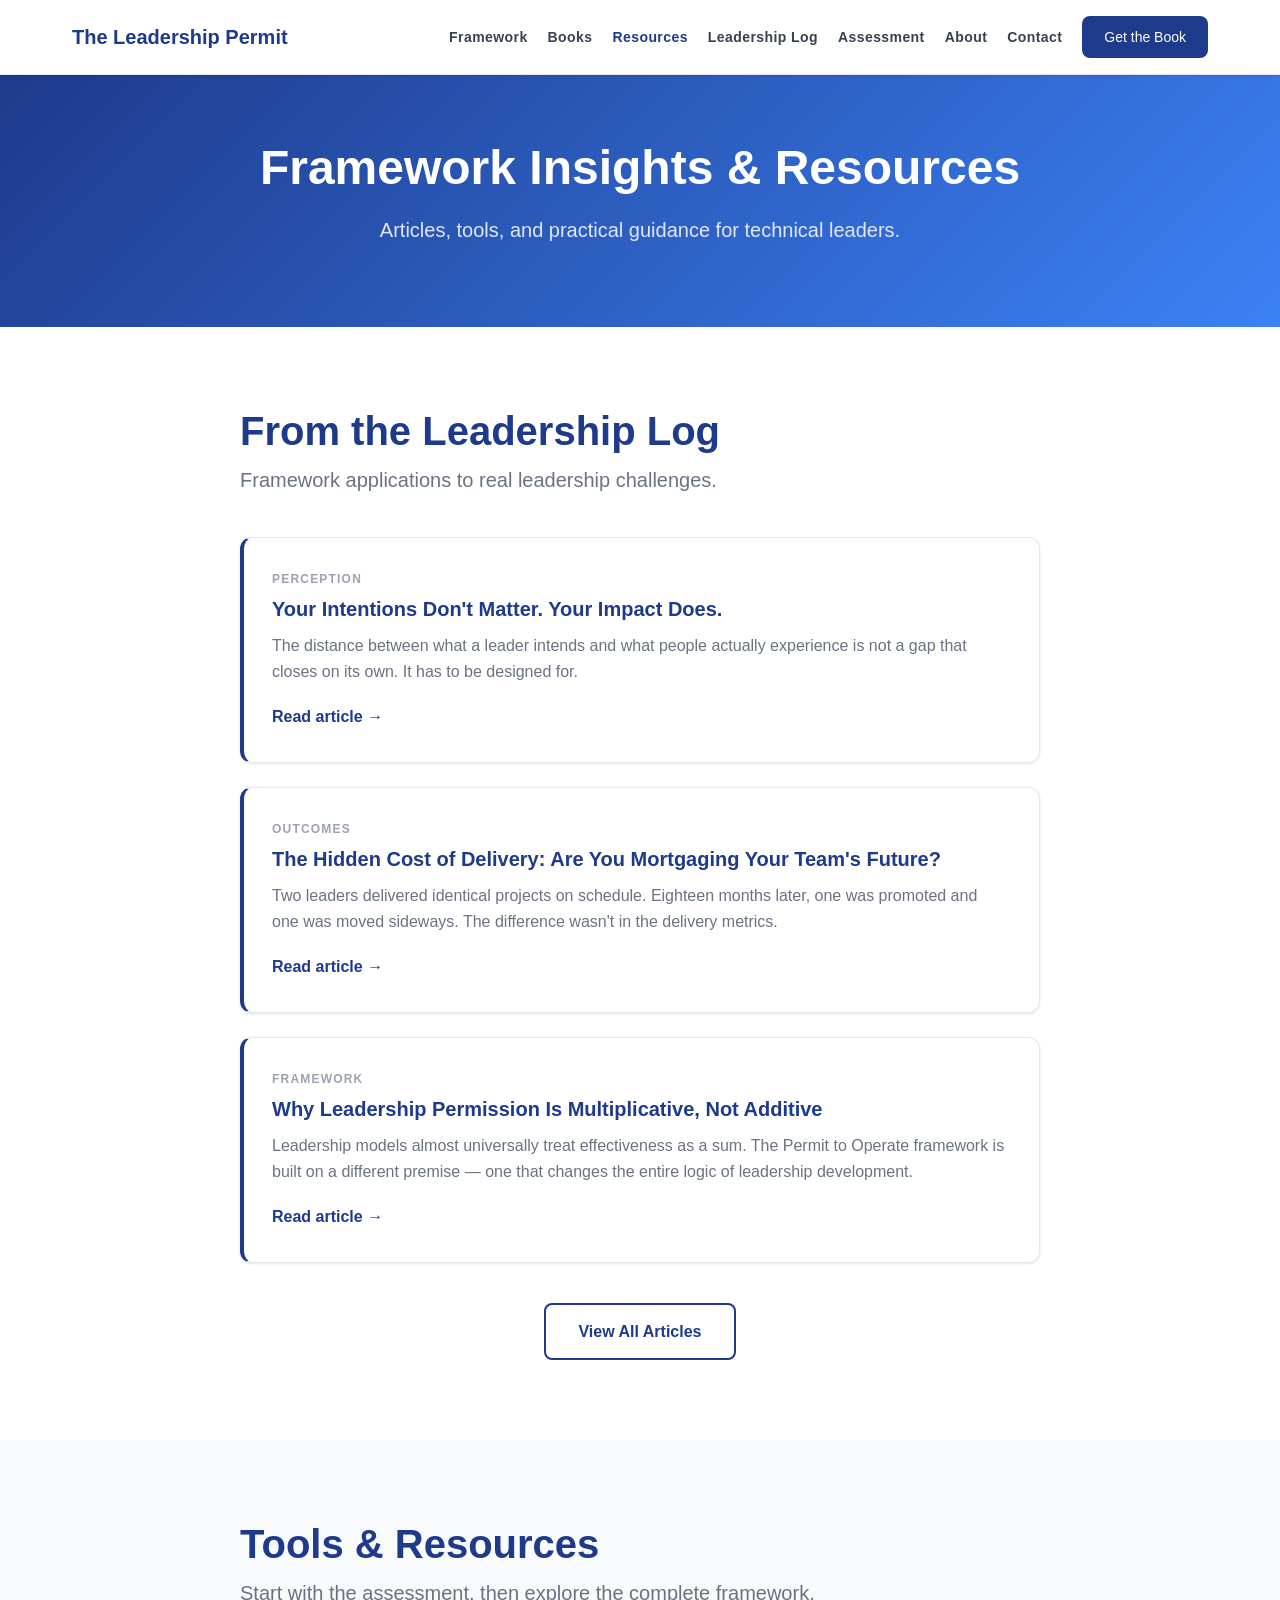
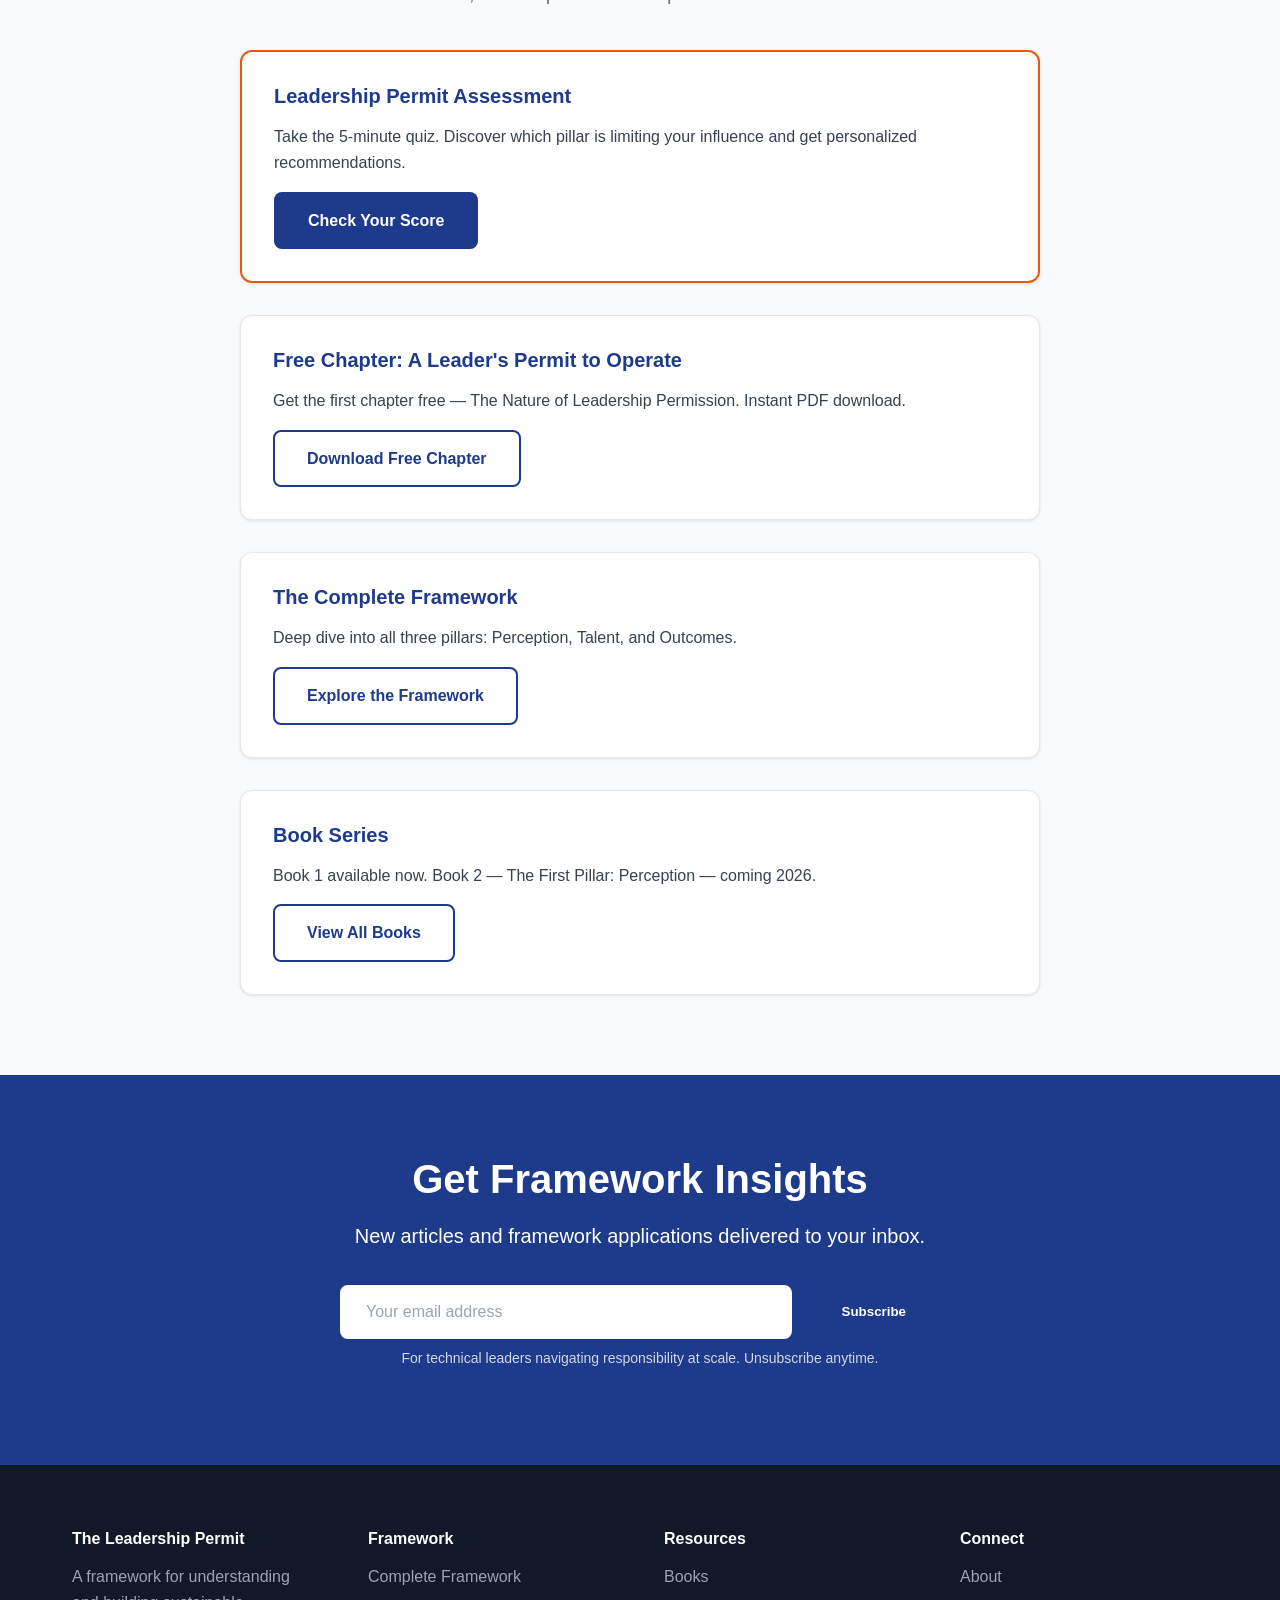
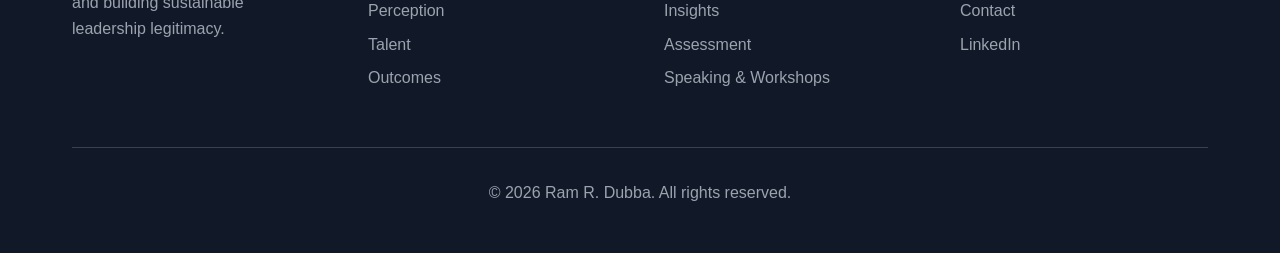
<file: resources.html>
<!DOCTYPE html>
<html lang="en">
<head>
    <!-- Google tag (gtag.js) -->
    <script async src="https://www.googletagmanager.com/gtag/js?id=G-1ZV2HQM6DK"></script>
    <script>
      window.dataLayer = window.dataLayer || [];
      function gtag(){dataLayer.push(arguments);}
      gtag('js', new Date());
      gtag('config', 'G-1ZV2HQM6DK');
    </script>
    <meta charset="UTF-8">
    <meta name="viewport" content="width=device-width, initial-scale=1.0">
    <title>Resources | The Leadership Permit</title>
    <meta name="description" content="Framework insights, case studies, and practical applications of the Leadership Permit. Real-world tools for technical leaders.">
    
    <!-- Favicon -->
    <link rel="icon" type="image/svg+xml" href="/favicon.svg">
    <link rel="apple-touch-icon" sizes="180x180" href="/favicon.svg">
    
    <!-- Open Graph -->
    <meta property="og:type" content="website">
    <meta property="og:url" content="https://leadershippermit.com/resources.html">
    <meta property="og:title" content="Resources | The Leadership Permit">
    <meta property="og:description" content="Framework insights, case studies, and practical applications. Tools for building leadership legitimacy.">
    <meta property="og:image" content="https://leadershippermit.com/images/book1-cover.jpg">
    
    <link rel="stylesheet" href="css/styles.css">
</head>
<body>
    <nav class="nav">
        <div class="container">
            <div class="nav-content">
                <a href="index.html" class="logo">The Leadership Permit</a>
                <ul class="nav-menu">
                    <li><a href="framework.html">Framework</a></li>
                    <li><a href="books.html">Books</a></li>
                    <li><a href="resources.html">Resources</a></li>
                    <li><a href="leadership-log.html">Leadership Log</a></li>
                    <li><a href="assessment.html">Assessment</a></li>
                    <li><a href="about.html">About</a></li>
                    <li><a href="contact.html">Contact</a></li>
                    <li><a href="https://a.co/d/01TBjsbb" class="btn-primary-small" target="_blank">Get the Book</a></li>
                </ul>
                <button class="nav-hamburger" id="nav-hamburger" aria-label="Toggle navigation">
                    <span></span>
                    <span></span>
                    <span></span>
                </button>
            </div>
        </div>
    </nav>

    <section class="section page-hero">
        <div class="container">
            <h1>Framework Insights &amp; Resources</h1>
            <p class="lead">Articles, tools, and practical guidance for technical leaders.</p>
        </div>
    </section>

    <!-- Leadership Log Articles -->
    <section class="section">
        <div class="container">
            <div style="max-width: 800px; margin: 0 auto;">
                <h2 style="margin-bottom: 0.5rem;">From the Leadership Log</h2>
                <p class="lead" style="margin-bottom: 2.5rem;">Framework applications to real leadership challenges.</p>

                <div class="card" style="margin-bottom: 1.5rem; border-left: 4px solid #1e3a8a; padding-left: 1.75rem;">
                    <p style="font-size: 0.75rem; font-weight: 700; letter-spacing: 0.1em; text-transform: uppercase; color: #9ca3af; margin-bottom: 0.5rem;">Perception</p>
                    <h3 style="margin-bottom: 0.75rem;"><a href="log/intentions-vs-impact.html" style="color: #1e3a8a; text-decoration: none;">Your Intentions Don't Matter. Your Impact Does.</a></h3>
                    <p style="color: #6b7280; margin-bottom: 1.25rem;">The distance between what a leader intends and what people actually experience is not a gap that closes on its own. It has to be designed for.</p>
                    <a href="log/intentions-vs-impact.html" class="btn-link" style="font-size: 1rem;">Read article &rarr;</a>
                </div>

                <div class="card" style="margin-bottom: 1.5rem; border-left: 4px solid #1e3a8a; padding-left: 1.75rem;">
                    <p style="font-size: 0.75rem; font-weight: 700; letter-spacing: 0.1em; text-transform: uppercase; color: #9ca3af; margin-bottom: 0.5rem;">Outcomes</p>
                    <h3 style="margin-bottom: 0.75rem;"><a href="log/hidden-cost-of-delivery.html" style="color: #1e3a8a; text-decoration: none;">The Hidden Cost of Delivery: Are You Mortgaging Your Team's Future?</a></h3>
                    <p style="color: #6b7280; margin-bottom: 1.25rem;">Two leaders delivered identical projects on schedule. Eighteen months later, one was promoted and one was moved sideways. The difference wasn't in the delivery metrics.</p>
                    <a href="log/hidden-cost-of-delivery.html" class="btn-link" style="font-size: 1rem;">Read article &rarr;</a>
                </div>

                <div class="card" style="margin-bottom: 2.5rem; border-left: 4px solid #1e3a8a; padding-left: 1.75rem;">
                    <p style="font-size: 0.75rem; font-weight: 700; letter-spacing: 0.1em; text-transform: uppercase; color: #9ca3af; margin-bottom: 0.5rem;">Framework</p>
                    <h3 style="margin-bottom: 0.75rem;"><a href="log/why-leadership-is-multiplicative.html" style="color: #1e3a8a; text-decoration: none;">Why Leadership Permission Is Multiplicative, Not Additive</a></h3>
                    <p style="color: #6b7280; margin-bottom: 1.25rem;">Leadership models almost universally treat effectiveness as a sum. The Permit to Operate framework is built on a different premise &mdash; one that changes the entire logic of leadership development.</p>
                    <a href="log/why-leadership-is-multiplicative.html" class="btn-link" style="font-size: 1rem;">Read article &rarr;</a>
                </div>

                <div style="text-align: center;">
                    <a href="leadership-log.html" class="btn-secondary">View All Articles</a>
                </div>
            </div>
        </div>
    </section>

    <!-- Tools & Resources -->
    <section class="section section-gray">
        <div class="container">
            <div style="max-width: 800px; margin: 0 auto;">
                <h2 style="margin-bottom: 0.5rem;">Tools &amp; Resources</h2>
                <p class="lead" style="margin-bottom: 2.5rem;">Start with the assessment, then explore the complete framework.</p>
                
                <div class="card" style="margin-top: 2rem; border: 2px solid #ea580c;">
                    <h3>Leadership Permit Assessment</h3>
                    <p>Take the 5-minute quiz. Discover which pillar is limiting your influence and get personalized recommendations.</p>
                    <a href="assessment.html" class="btn-primary">Check Your Score</a>
                </div>

                <div class="card" style="margin-top: 2rem;">
                    <h3>Free Chapter: A Leader's Permit to Operate</h3>
                    <p>Get the first chapter free &mdash; The Nature of Leadership Permission. Instant PDF download.</p>
                    <a href="index.html#email-signup" class="btn-secondary">Download Free Chapter</a>
                </div>

                <div class="card" style="margin-top: 2rem;">
                    <h3>The Complete Framework</h3>
                    <p>Deep dive into all three pillars: Perception, Talent, and Outcomes.</p>
                    <a href="framework.html" class="btn-secondary">Explore the Framework</a>
                </div>

                <div class="card" style="margin-top: 2rem;">
                    <h3>Book Series</h3>
                    <p>Book 1 available now. Book 2 &mdash; The First Pillar: Perception &mdash; coming 2026.</p>
                    <a href="books.html" class="btn-secondary">View All Books</a>
                </div>
            </div>
        </div>
    </section>

    <!-- Email signup -->
    <section class="section section-navy" id="email-signup">
        <div class="container">
            <div class="free-offer" style="max-width: 700px; margin: 0 auto; text-align: center;">
                <h2>Get Framework Insights</h2>
                <p class="lead" style="margin-bottom: 2rem;">New articles and framework applications delivered to your inbox.</p>
                <form name="resources-notify" method="POST" action="/thank-you.html" data-netlify="true" data-netlify-honeypot="bot-field" class="email-form">
                    <input type="hidden" name="form-name" value="resources-notify">
                    <p style="display: none;"><label>Don't fill this out: <input name="bot-field" /></label></p>
                    <div class="form-group-inline">
                        <input type="email" name="email" placeholder="Your email address" required class="form-input">
                        <button type="submit" class="btn-primary">Subscribe</button>
                    </div>
                    <p class="form-note">For technical leaders navigating responsibility at scale. Unsubscribe anytime.</p>
                </form>
            </div>
        </div>
    </section>

    <footer class="footer">
        <div class="container">
            <div class="footer-content">
                <div class="footer-col">
                    <h4>The Leadership Permit</h4>
                    <p>A framework for understanding and building sustainable leadership legitimacy.</p>
                </div>
                <div class="footer-col">
                    <h4>Framework</h4>
                    <ul class="footer-links">
                        <li><a href="framework.html">Complete Framework</a></li>
                        <li><a href="framework.html#perception">Perception</a></li>
                        <li><a href="framework.html#talent">Talent</a></li>
                        <li><a href="framework.html#outcomes">Outcomes</a></li>
                    </ul>
                </div>
                <div class="footer-col">
                    <h4>Resources</h4>
                    <ul class="footer-links">
                        <li><a href="books.html">Books</a></li>
                        <li><a href="resources.html">Insights</a></li>
                        <li><a href="assessment.html">Assessment</a></li>
                        <li><a href="contact.html">Speaking &amp; Workshops</a></li>
                    </ul>
                </div>
                <div class="footer-col">
                    <h4>Connect</h4>
                    <ul class="footer-links">
                        <li><a href="about.html">About</a></li>
                        <li><a href="contact.html">Contact</a></li>
                        <li><a href="https://www.linkedin.com/in/ramudubba/" target="_blank">LinkedIn</a></li>
                    </ul>
                </div>
            </div>
            <div class="footer-bottom">
                <p>&copy; 2026 Ram R. Dubba. All rights reserved.</p>
            </div>
        </div>
    </footer>
    <script src="js/main.js"></script>
</body>
</html>
</file>
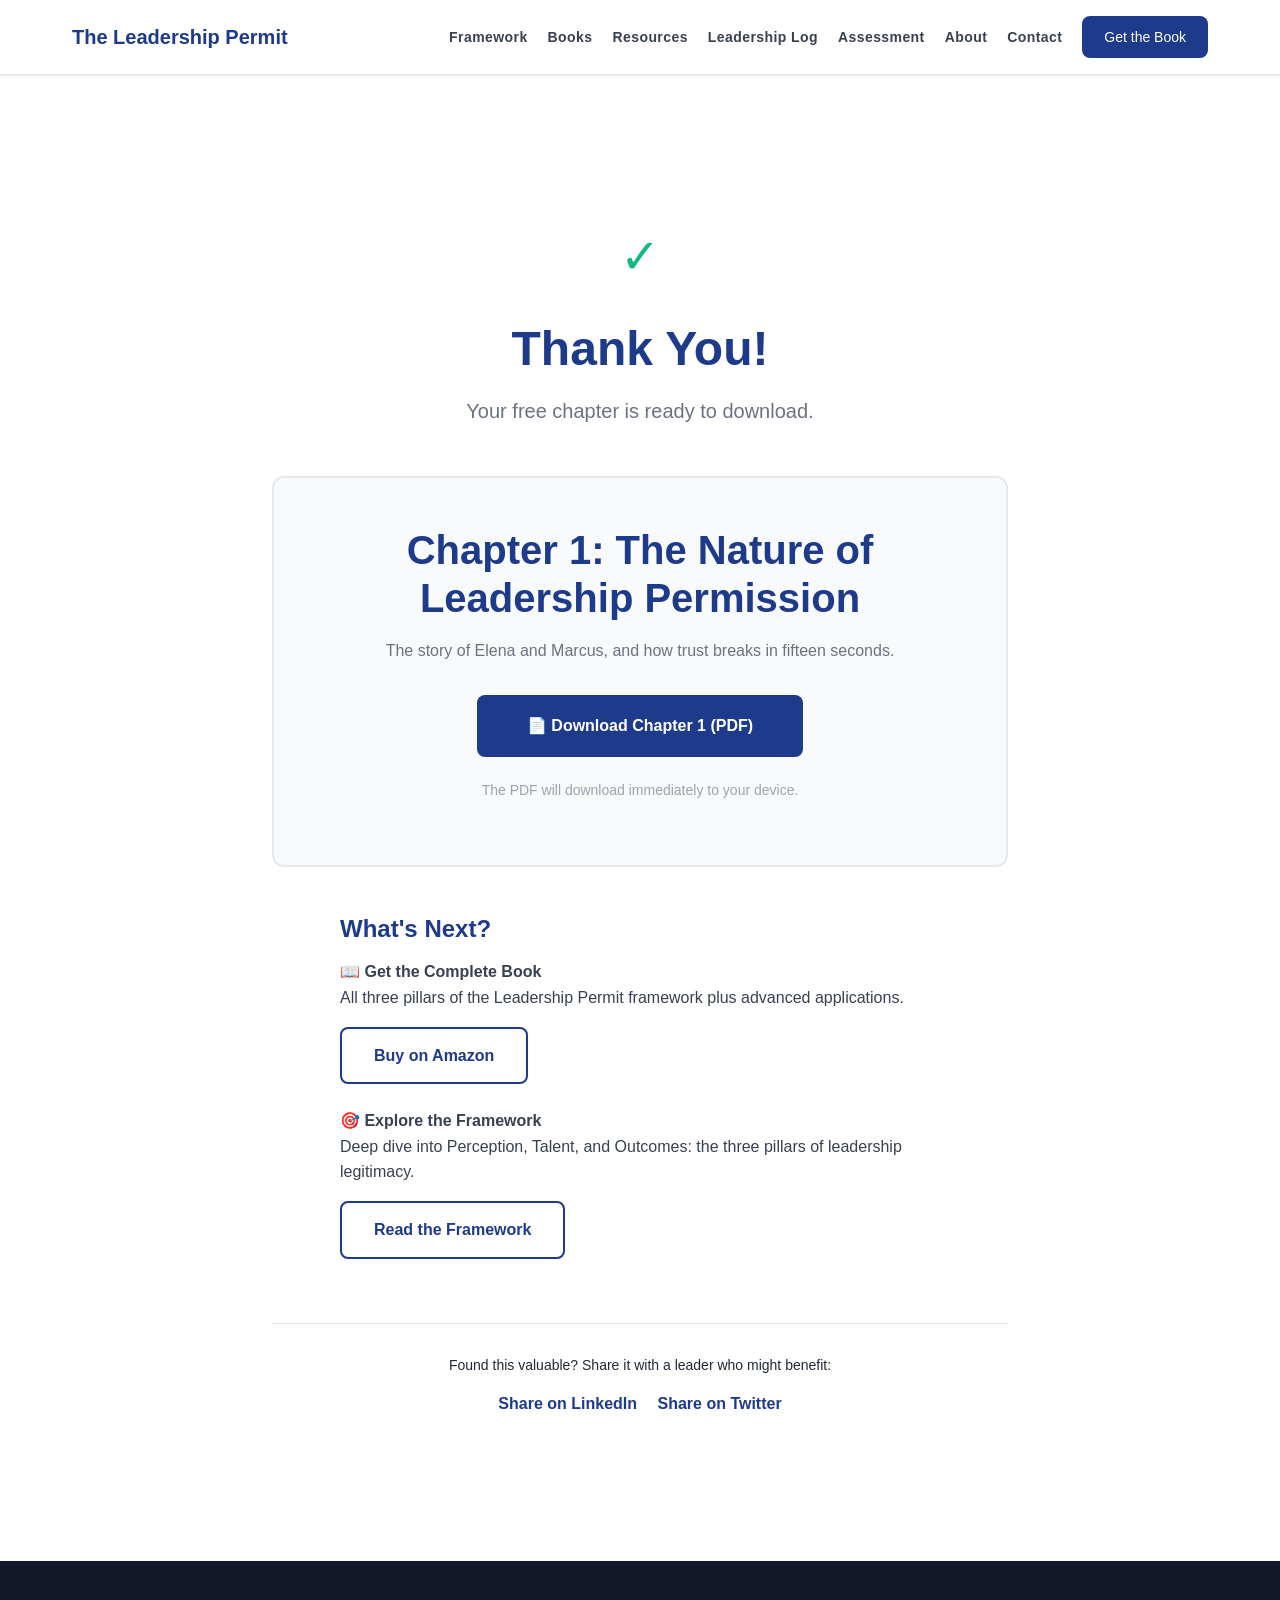
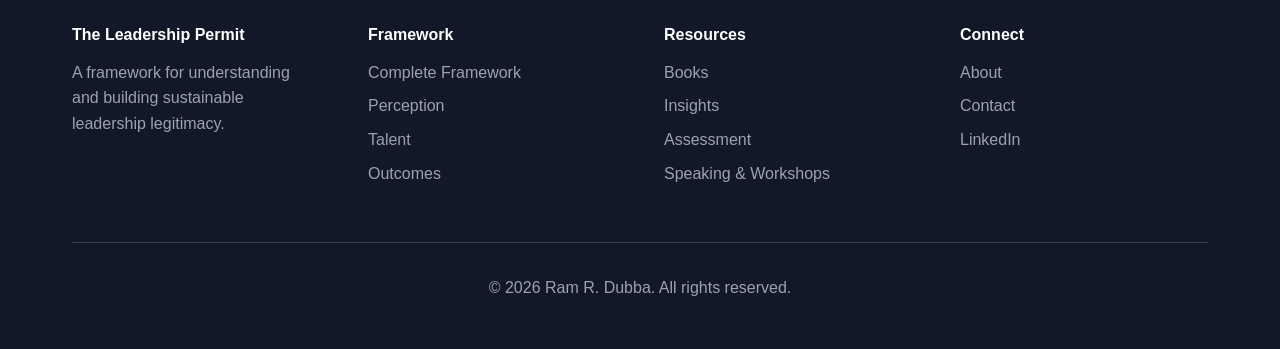
<file: thank-you.html>
<!DOCTYPE html>
<html lang="en">
<head>
    <meta charset="UTF-8">
    <meta name="viewport" content="width=device-width, initial-scale=1.0">
    <title>Thank You | The Leadership Permit</title>
    <meta name="description" content="Download your free chapter of A Leader's Permit to Operate">
    <meta name="robots" content="noindex, nofollow">
    
    <!-- Favicon -->
    <link rel="icon" type="image/svg+xml" href="/favicon.svg">
    <link rel="apple-touch-icon" sizes="180x180" href="/favicon.svg">
    
    <!-- Styles -->

    <!-- Open Graph -->
    <meta property="og:type" content="website">
    <meta property="og:url" content="https://leadershippermit.com/thank-you.html">
    <meta property="og:title" content="Thank You | The Leadership Permit">
    <meta property="og:description" content="Thank you for reaching out. Download your free chapter and take the Leadership Permit Assessment.">
    <meta property="og:image" content="https://leadershippermit.com/images/book1-cover.jpg">
    <link rel="stylesheet" href="css/styles.css">
    
    <!-- Google Analytics -->
    <script async src="https://www.googletagmanager.com/gtag/js?id=G-1ZV2HQM6DK"></script>
    <script>
        window.dataLayer = window.dataLayer || [];
        function gtag(){dataLayer.push(arguments);}
        gtag('js', new Date());
        gtag('config', 'G-1ZV2HQM6DK');
    </script>
</head>
<body>
    <!-- Navigation -->
    <nav class="nav">
        <div class="container">
            <div class="nav-content">
                <a href="index.html" class="logo">The Leadership Permit</a>
                <ul class="nav-menu">
                    <li><a href="framework.html">Framework</a></li>
                    <li><a href="books.html">Books</a></li>
                    <li><a href="resources.html">Resources</a></li>
                    <li><a href="leadership-log.html">Leadership Log</a></li>
                    <li><a href="assessment.html">Assessment</a></li>
                    <li><a href="about.html">About</a></li>
                    <li><a href="contact.html">Contact</a></li>
                    <li><a href="https://a.co/d/01TBjsbb" class="btn-primary-small" target="_blank">Get the Book</a></li>
                </ul>
                <button class="nav-hamburger" id="nav-hamburger" aria-label="Toggle navigation">
                    <span></span>
                    <span></span>
                    <span></span>
                </button>
            </div>
        </div>
    </nav>

    <!-- Thank You Section -->
    <section class="section">
        <div class="container" style="max-width: 800px; margin: 0 auto; text-align: center; padding: 4rem 2rem;">
            
            <div class="icon-success">✓</div>
            
            <h1 style="color: #1e3a8a; margin-bottom: 1rem;">Thank You!</h1>
            
            <p class="lead" style="color: #6b7280; margin-bottom: 3rem;">
                Your free chapter is ready to download.
            </p>

            <!-- Download Section -->
            <div style="background: #f9fafb; border: 2px solid #e5e7eb; border-radius: 12px; padding: 3rem 2rem; margin-bottom: 3rem;">
                
                <h2 style="color: #1e3a8a; margin-bottom: 1rem;">
                    Chapter 1: The Nature of Leadership Permission
                </h2>
                
                <p style="color: #6b7280; margin-bottom: 2rem;">
                    The story of Elena and Marcus, and how trust breaks in fifteen seconds.
                </p>
                
                <a href="/downloads/leadership-permit-chapter-1.pdf" 
                   download="Leadership-Permit-Chapter-1.pdf" 
                   class="btn-primary" 
                   style="display: inline-block; padding: 1rem 3rem; text-decoration: none;">
                    📄 Download Chapter 1 (PDF)
                </a>
                
                <p class="text-sm" style="color: #9ca3af; margin-top: 1.5rem;">
                    The PDF will download immediately to your device.
                </p>
                
            </div>

            <!-- What's Next -->
            <div style="text-align: left; max-width: 600px; margin: 0 auto;">
                <h3 style="color: #1e3a8a; margin-bottom: 1rem;">What's Next?</h3>
                
                <div style="margin-bottom: 1.5rem;">
                    <p style="color: #374151; margin-bottom: 0.5rem;">
                        <strong>📖 Get the Complete Book</strong><br>
                        <span>All three pillars of the Leadership Permit framework plus advanced applications.</span>
                    </p>
                    <a href="https://a.co/d/01TBjsbb" target="_blank" class="btn-secondary" style="display: inline-block; margin-top: 0.5rem;">
                        Buy on Amazon
                    </a>
                </div>

                <div style="margin-bottom: 1.5rem;">
                    <p style="color: #374151; margin-bottom: 0.5rem;">
                        <strong>🎯 Explore the Framework</strong><br>
                        <span>Deep dive into Perception, Talent, and Outcomes: the three pillars of leadership legitimacy.</span>
                    </p>
                    <a href="framework.html" class="btn-secondary" style="display: inline-block; margin-top: 0.5rem;">
                        Read the Framework
                    </a>
                </div>
            </div>

            <!-- Sharing -->
            <div style="margin-top: 4rem; padding-top: 2rem; border-top: 1px solid #e5e7eb;">
                <p class="text-sm">
                    Found this valuable? Share it with a leader who might benefit:
                </p>
                <div style="margin-top: 1rem;">
                    <a href="https://www.linkedin.com/shareArticle?mini=true&url=https://leadershippermit.com&title=The%20Leadership%20Permit%20Framework" 
                       target="_blank"
                       class="font-semibold"
                       style="display: inline-block; margin: 0 0.5rem; color: #1e3a8a; text-decoration: none;">
                        Share on LinkedIn
                    </a>
                    <a href="https://twitter.com/intent/tweet?url=https://leadershippermit.com&text=The%20Leadership%20Permit%20Framework" 
                       target="_blank"
                       class="font-semibold"
                       style="display: inline-block; margin: 0 0.5rem; color: #1e3a8a; text-decoration: none;">
                        Share on Twitter
                    </a>
                </div>
            </div>

        </div>
    </section>

    <!-- Footer -->
    <footer class="footer">
        <div class="container">
            <div class="footer-content">
                <div class="footer-col">
                    <h4>The Leadership Permit</h4>
                    <p>A framework for understanding and building sustainable leadership legitimacy.</p>
                </div>
                <div class="footer-col">
                    <h4>Framework</h4>
                    <ul class="footer-links">
                        <li><a href="framework.html">Complete Framework</a></li>
                        <li><a href="framework.html#perception">Perception</a></li>
                        <li><a href="framework.html#talent">Talent</a></li>
                        <li><a href="framework.html#outcomes">Outcomes</a></li>
                    </ul>
                </div>
                <div class="footer-col">
                    <h4>Resources</h4>
                    <ul class="footer-links">
                        <li><a href="books.html">Books</a></li>
                        <li><a href="resources.html">Insights</a></li>
                        <li><a href="assessment.html">Assessment</a></li>
                        <li><a href="contact.html">Speaking &amp; Workshops</a></li>
                    </ul>
                </div>
                <div class="footer-col">
                    <h4>Connect</h4>
                    <ul class="footer-links">
                        <li><a href="about.html">About</a></li>
                        <li><a href="contact.html">Contact</a></li>
                        <li><a href="https://www.linkedin.com/in/ramudubba/" target="_blank">LinkedIn</a></li>
                    </ul>
                </div>
            </div>
            <div class="footer-bottom">
                <p>&copy; 2026 Ram R. Dubba. All rights reserved.</p>
            </div>
        </div>
    </footer>
    
    <script>
        // Ensure PDF download works properly
        document.addEventListener('DOMContentLoaded', function() {
            const downloadBtn = document.querySelector('a[download]');
            if (downloadBtn) {
                downloadBtn.addEventListener('click', function(e) {
                    // Let the default download behavior work
                    // This ensures the download attribute is respected
                });
            }
        });
    </script>
    <script src="js/main.js"></script>
</body>
</html>
</file>
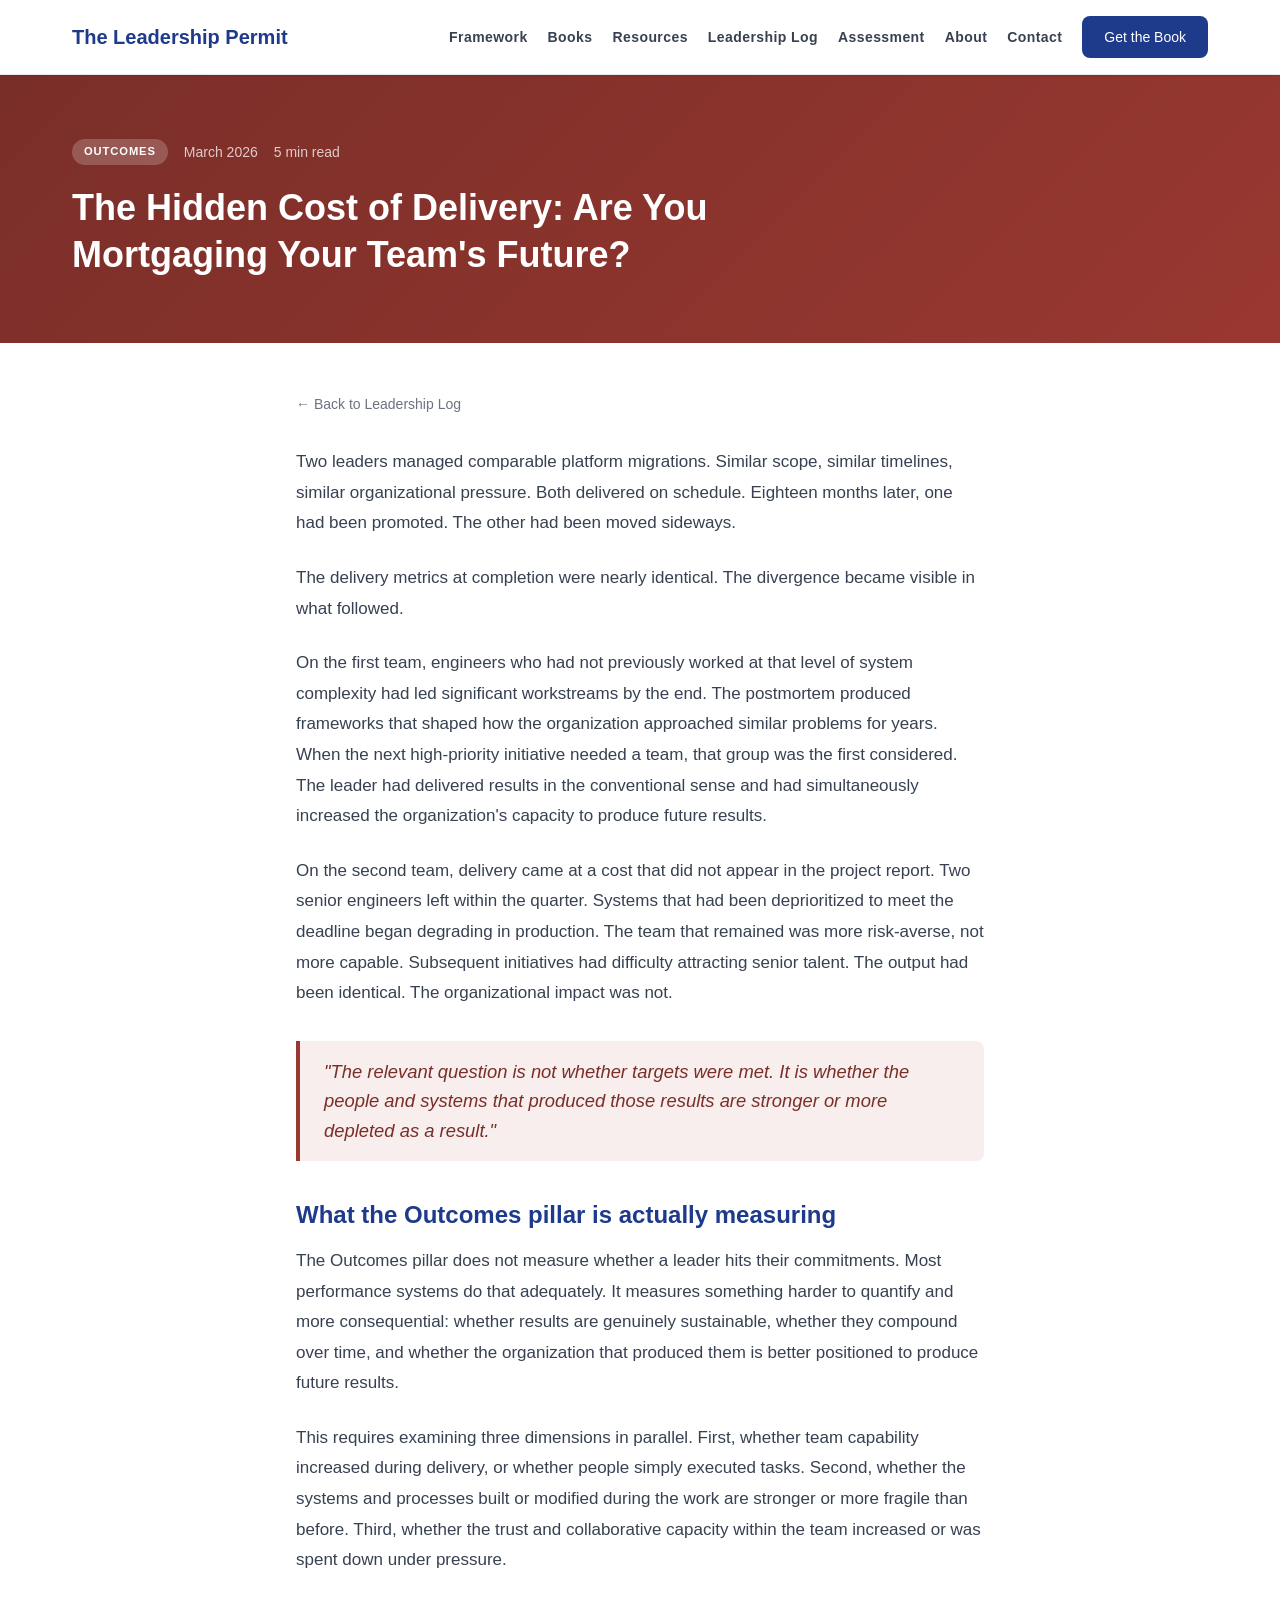
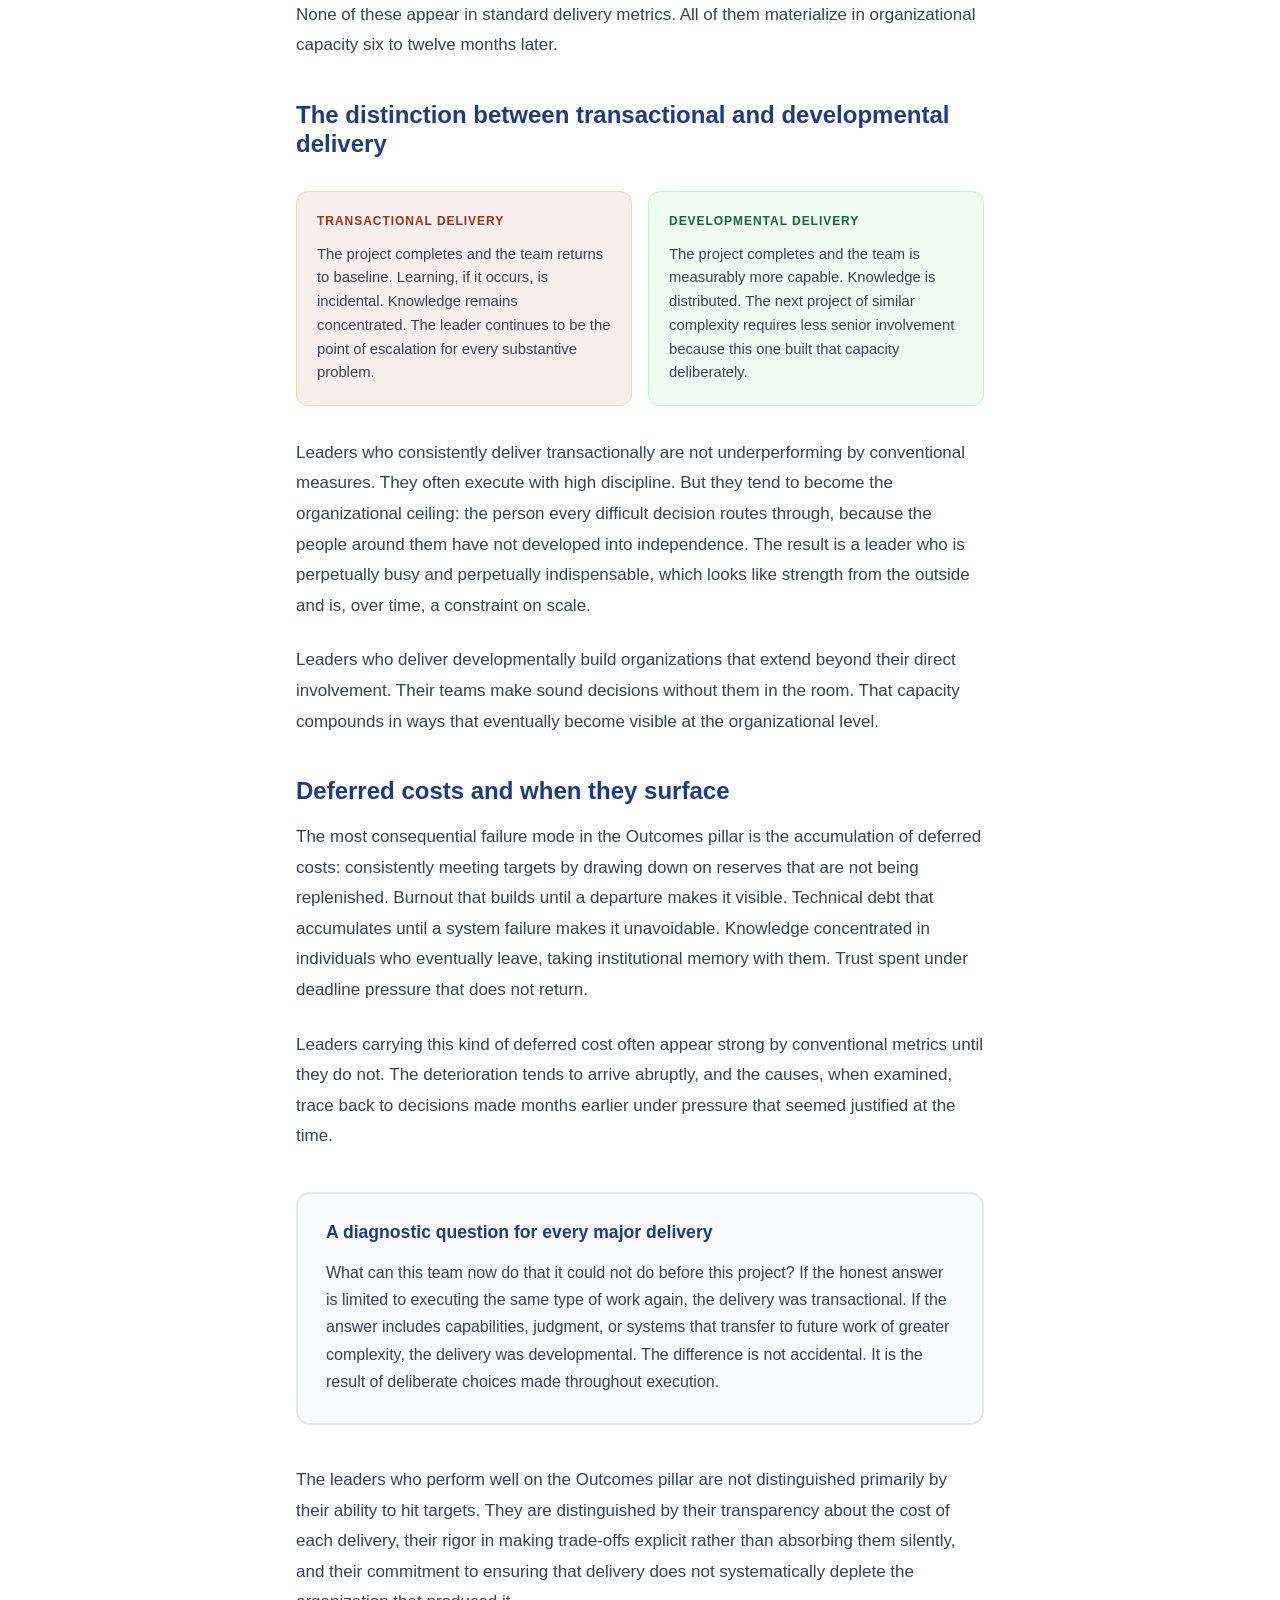
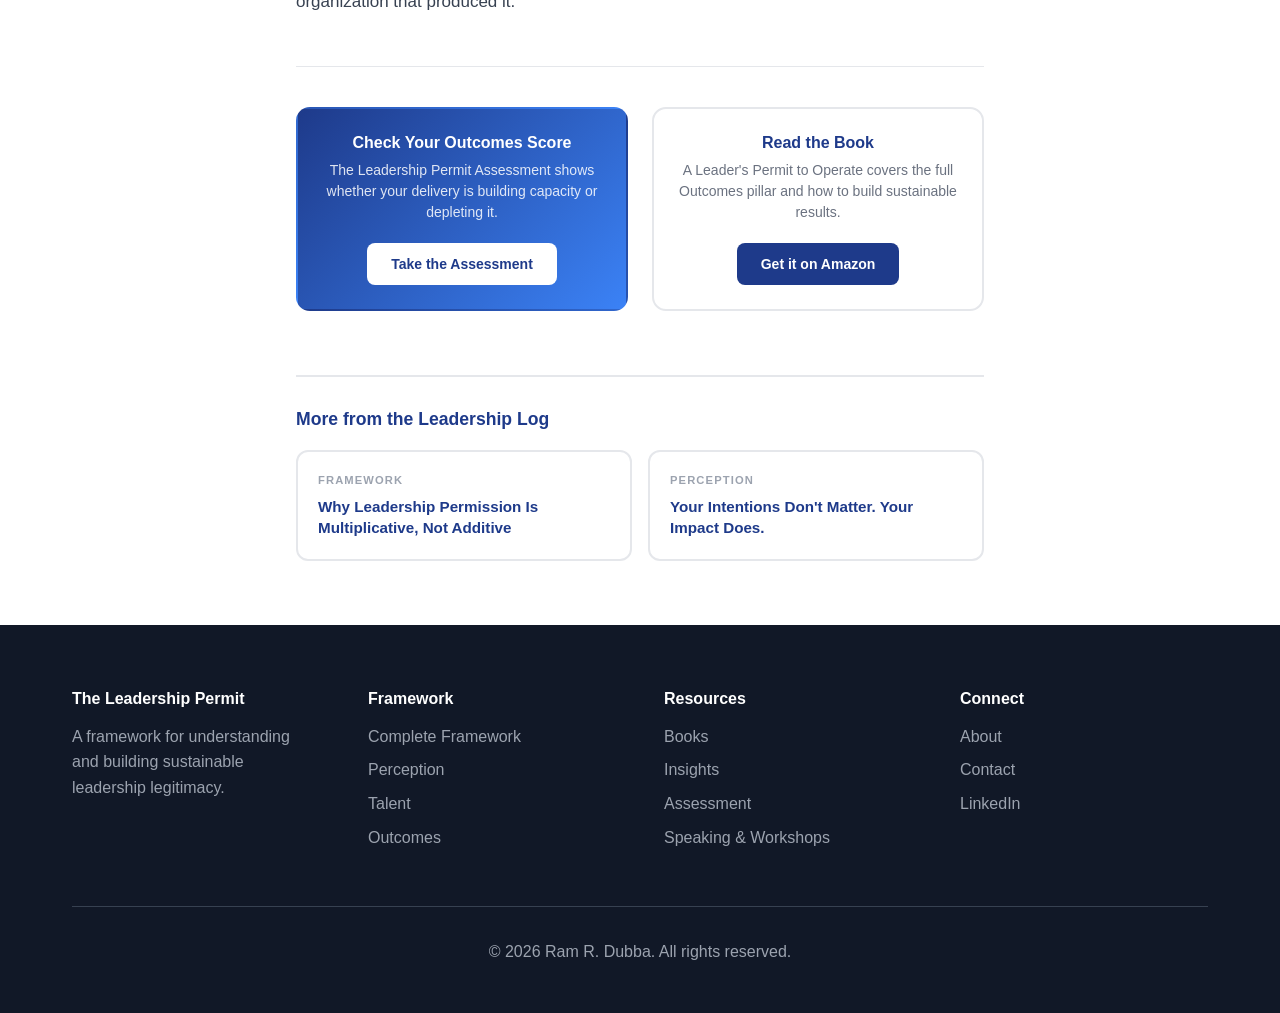
<file: log/hidden-cost-of-delivery.html>
<!DOCTYPE html>
<html lang="en">
<head>
    <script async src="https://www.googletagmanager.com/gtag/js?id=G-1ZV2HQM6DK"></script>
    <script>
      window.dataLayer = window.dataLayer || [];
      function gtag(){dataLayer.push(arguments);}
      gtag('js', new Date());
      gtag('config', 'G-1ZV2HQM6DK');
    </script>
    <meta charset="UTF-8">
    <meta name="viewport" content="width=device-width, initial-scale=1.0">
    <title>The Hidden Cost of Delivery | The Leadership Log</title>
    <meta name="description" content="Hitting every deadline is not the same as delivering great outcomes. Leaders who consistently meet targets by depleting their teams are building on an unstable foundation.">
    <link rel="icon" type="image/svg+xml" href="/favicon.svg">
    <link rel="apple-touch-icon" sizes="180x180" href="/favicon.svg">
    <meta property="og:title" content="The Hidden Cost of Delivery: Are You Mortgaging Your Team's Future?">
    <meta property="og:description" content="Hitting every deadline is not the same as delivering great outcomes. Leaders who meet targets by depleting their teams are building on an unstable foundation.">
    <meta property="og:url" content="https://leadershippermit.com/log/hidden-cost-of-delivery.html">
    <meta property="og:type" content="article">
    <link rel="stylesheet" href="../css/styles.css">
    <style>
        .article-hero { background: linear-gradient(135deg, #7a2e28 0%, #993831 100%); padding: 4rem 0 3rem; color: white; }
        .article-hero h1 { color: white; font-size: 2.25rem; line-height: 1.3; margin-bottom: 1rem; max-width: 760px; }
        .article-meta { display: flex; align-items: center; gap: 1rem; flex-wrap: wrap; }
        .pillar-badge { font-size: 0.7rem; font-weight: 700; text-transform: uppercase; letter-spacing: 0.08em; padding: 0.25rem 0.75rem; border-radius: 2rem; background: rgba(255,255,255,0.2); color: white; }
        .article-date { font-size: 0.875rem; color: rgba(255,255,255,0.75); }
        .article-read-time { font-size: 0.875rem; color: rgba(255,255,255,0.75); }

        .article-body { max-width: 720px; margin: 0 auto; padding: 3rem 1rem 4rem; }
        .article-body p { font-size: 1.0625rem; line-height: 1.8; color: #374151; margin-bottom: 1.5rem; }
        .article-body h2 { font-size: 1.5rem; color: #1e3a8a; margin: 2.5rem 0 1rem; }
        .article-body h3 { font-size: 1.2rem; color: #1e3a8a; margin: 2rem 0 0.75rem; }
        .article-body ul { margin: 0 0 1.5rem 1.5rem; }
        .article-body ul li { font-size: 1.0625rem; line-height: 1.8; color: #374151; margin-bottom: 0.5rem; }
        .article-body strong { color: #1e3a8a; }

        .comparison-grid { display: grid; grid-template-columns: 1fr 1fr; gap: 1rem; margin: 2rem 0; }
        .comparison-col { padding: 1.25rem; border-radius: 0.75rem; }
        .comparison-col.bad { background: #f7eeed; border: 1px solid #fed7aa; }
        .comparison-col.good { background: #f0fdf4; border: 1px solid #bbf7d0; }
        .comparison-col .col-label { font-size: 0.75rem; font-weight: 700; text-transform: uppercase; letter-spacing: 0.08em; margin-bottom: 0.75rem; }
        .comparison-col.bad .col-label { color: #9a3412; }
        .comparison-col.good .col-label { color: #166534; }
        .comparison-col p { font-size: 0.925rem; color: #374151; margin: 0; line-height: 1.6; }

        .pullquote { border-left: 4px solid #993831; padding: 1rem 1.5rem; margin: 2rem 0; background: #f7eeed; border-radius: 0 0.5rem 0.5rem 0; }
        .pullquote p { font-size: 1.15rem; font-style: italic; color: #7a2e28; margin: 0; line-height: 1.6; }

        .test-callout { background: #f9fafb; border: 2px solid #e5e7eb; border-radius: 0.875rem; padding: 1.75rem; margin: 2.5rem 0; }
        .test-callout h3 { color: #1e3a8a; margin: 0 0 1rem; font-size: 1.1rem; }
        .test-callout p { margin: 0; color: #374151; font-size: 1rem; line-height: 1.7; }

        .cta-section { border-top: 1px solid #e5e7eb; margin-top: 3rem; padding-top: 2.5rem; display: grid; grid-template-columns: 1fr 1fr; gap: 1.5rem; }
        .cta-card { padding: 1.5rem; border-radius: 0.875rem; border: 2px solid #e5e7eb; text-align: center; }
        .cta-card.primary { background: linear-gradient(135deg, #1e3a8a, #3b82f6); border-color: transparent; color: white; }
        .cta-card h4 { margin-bottom: 0.5rem; font-size: 1rem; }
        .cta-card.primary h4 { color: white; }
        .cta-card p { font-size: 0.875rem; margin-bottom: 1.25rem; color: #6b7280; line-height: 1.5; }
        .cta-card.primary p { color: rgba(255,255,255,0.85); }
        .cta-card a { display: inline-block; padding: 0.6rem 1.5rem; border-radius: 0.5rem; font-size: 0.875rem; font-weight: 600; text-decoration: none; }
        .cta-card.primary a { background: white; color: #1e3a8a; }
        .cta-card.secondary a { background: #1e3a8a; color: white; }

        .back-link { display: inline-flex; align-items: center; gap: 0.4rem; color: #6b7280; text-decoration: none; font-size: 0.875rem; margin-bottom: 2rem; transition: color 0.2s; }
        .back-link:hover { color: #1e3a8a; }

        @media (max-width: 640px) {
            .article-hero h1 { font-size: 1.75rem; }
            .comparison-grid { grid-template-columns: 1fr; }
            .cta-section { grid-template-columns: 1fr; }
        }
    </style>
</head>
<body>
    <nav class="nav">
        <div class="container">
            <div class="nav-content">
                <a href="/index.html" class="logo">The Leadership Permit</a>
                <ul class="nav-menu">
                    <li><a href="/framework.html">Framework</a></li>
                    <li><a href="/books.html">Books</a></li>
                    <li><a href="/resources.html">Resources</a></li>
                    <li><a href="/leadership-log.html">Leadership Log</a></li>
                    <li><a href="/assessment.html">Assessment</a></li>
                    <li><a href="/about.html">About</a></li>
                    <li><a href="/contact.html">Contact</a></li>
                    <li><a href="https://a.co/d/01TBjsbb" class="btn-primary-small" target="_blank">Get the Book</a></li>
                </ul>
                <button class="nav-hamburger" id="nav-hamburger" aria-label="Toggle navigation">
                    <span></span><span></span><span></span>
                </button>
            </div>
        </div>
    </nav>

    <div class="article-hero">
        <div class="container">
            <div class="article-meta" style="margin-bottom: 1.25rem;">
                <span class="pillar-badge">Outcomes</span>
                <span class="article-date">March 2026</span>
                <span class="article-read-time">5 min read</span>
            </div>
            <h1>The Hidden Cost of Delivery: Are You Mortgaging Your Team's Future?</h1>
        </div>
    </div>

    <div class="container">
        <div class="article-body">
<a href="/leadership-log.html" class="back-link">← Back to Leadership Log</a>

            <p>Two leaders managed comparable platform migrations. Similar scope, similar timelines, similar organizational pressure. Both delivered on schedule. Eighteen months later, one had been promoted. The other had been moved sideways.</p>

            <p>The delivery metrics at completion were nearly identical. The divergence became visible in what followed.</p>

            <p>On the first team, engineers who had not previously worked at that level of system complexity had led significant workstreams by the end. The postmortem produced frameworks that shaped how the organization approached similar problems for years. When the next high-priority initiative needed a team, that group was the first considered. The leader had delivered results in the conventional sense and had simultaneously increased the organization's capacity to produce future results.</p>

            <p>On the second team, delivery came at a cost that did not appear in the project report. Two senior engineers left within the quarter. Systems that had been deprioritized to meet the deadline began degrading in production. The team that remained was more risk-averse, not more capable. Subsequent initiatives had difficulty attracting senior talent. The output had been identical. The organizational impact was not.</p>

            <div class="pullquote">
                <p>"The relevant question is not whether targets were met. It is whether the people and systems that produced those results are stronger or more depleted as a result."</p>
            </div>

            <h2>What the Outcomes pillar is actually measuring</h2>

            <p>The Outcomes pillar does not measure whether a leader hits their commitments. Most performance systems do that adequately. It measures something harder to quantify and more consequential: whether results are genuinely sustainable, whether they compound over time, and whether the organization that produced them is better positioned to produce future results.</p>

            <p>This requires examining three dimensions in parallel. First, whether team capability increased during delivery, or whether people simply executed tasks. Second, whether the systems and processes built or modified during the work are stronger or more fragile than before. Third, whether the trust and collaborative capacity within the team increased or was spent down under pressure.</p>

            <p>None of these appear in standard delivery metrics. All of them materialize in organizational capacity six to twelve months later.</p>

            <h2>The distinction between transactional and developmental delivery</h2>

            <div class="comparison-grid">
                <div class="comparison-col bad">
                    <div class="col-label">Transactional Delivery</div>
                    <p>The project completes and the team returns to baseline. Learning, if it occurs, is incidental. Knowledge remains concentrated. The leader continues to be the point of escalation for every substantive problem.</p>
                </div>
                <div class="comparison-col good">
                    <div class="col-label">Developmental Delivery</div>
                    <p>The project completes and the team is measurably more capable. Knowledge is distributed. The next project of similar complexity requires less senior involvement because this one built that capacity deliberately.</p>
                </div>
            </div>

            <p>Leaders who consistently deliver transactionally are not underperforming by conventional measures. They often execute with high discipline. But they tend to become the organizational ceiling: the person every difficult decision routes through, because the people around them have not developed into independence. The result is a leader who is perpetually busy and perpetually indispensable, which looks like strength from the outside and is, over time, a constraint on scale.</p>

            <p>Leaders who deliver developmentally build organizations that extend beyond their direct involvement. Their teams make sound decisions without them in the room. That capacity compounds in ways that eventually become visible at the organizational level.</p>

            <h2>Deferred costs and when they surface</h2>

            <p>The most consequential failure mode in the Outcomes pillar is the accumulation of deferred costs: consistently meeting targets by drawing down on reserves that are not being replenished. Burnout that builds until a departure makes it visible. Technical debt that accumulates until a system failure makes it unavoidable. Knowledge concentrated in individuals who eventually leave, taking institutional memory with them. Trust spent under deadline pressure that does not return.</p>

            <p>Leaders carrying this kind of deferred cost often appear strong by conventional metrics until they do not. The deterioration tends to arrive abruptly, and the causes, when examined, trace back to decisions made months earlier under pressure that seemed justified at the time.</p>

            <div class="test-callout">
                <h3>A diagnostic question for every major delivery</h3>
                <p>What can this team now do that it could not do before this project? If the honest answer is limited to executing the same type of work again, the delivery was transactional. If the answer includes capabilities, judgment, or systems that transfer to future work of greater complexity, the delivery was developmental. The difference is not accidental. It is the result of deliberate choices made throughout execution.</p>
            </div>

            <p>The leaders who perform well on the Outcomes pillar are not distinguished primarily by their ability to hit targets. They are distinguished by their transparency about the cost of each delivery, their rigor in making trade-offs explicit rather than absorbing them silently, and their commitment to ensuring that delivery does not systematically deplete the organization that produced it.</p>

            

            

            <div class="cta-section">
                <div class="cta-card primary">
                    <h4>Check Your Outcomes Score</h4>
                    <p>The Leadership Permit Assessment shows whether your delivery is building capacity or depleting it.</p>
                    <a href="/assessment.html">Take the Assessment</a>
                </div>
                <div class="cta-card secondary">
                    <h4>Read the Book</h4>
                    <p>A Leader's Permit to Operate covers the full Outcomes pillar and how to build sustainable results.</p>
                    <a href="https://a.co/d/01TBjsbb" target="_blank">Get it on Amazon</a>
                </div>
            </div>
        </div>
    </div>


        <!-- Related Articles -->
        <div style="max-width: 720px; margin: 0 auto; padding: 0 1rem 4rem;">
            <h3 style="color: #1e3a8a; font-size: 1.1rem; margin-bottom: 1.25rem; border-top: 2px solid #e5e7eb; padding-top: 2rem;">More from the Leadership Log</h3>
            <div style="display: grid; grid-template-columns: repeat(auto-fit, minmax(240px, 1fr)); gap: 1rem;">
                                <a href="/log/why-leadership-is-multiplicative.html" style="display: block; padding: 1.25rem; border: 2px solid #e5e7eb; border-radius: 0.75rem; text-decoration: none; transition: border-color 0.2s;" onmouseover="this.style.borderColor='#1e3a8a'" onmouseout="this.style.borderColor='#e5e7eb'">
                    <p style="font-size: 0.7rem; font-weight: 700; letter-spacing: 0.1em; text-transform: uppercase; color: #9ca3af; margin-bottom: 0.4rem;">Framework</p>
                    <p style="color: #1e3a8a; font-weight: 600; font-size: 0.95rem; line-height: 1.4; margin: 0;">Why Leadership Permission Is Multiplicative, Not Additive</p>
                </a>
                <a href="/log/intentions-vs-impact.html" style="display: block; padding: 1.25rem; border: 2px solid #e5e7eb; border-radius: 0.75rem; text-decoration: none; transition: border-color 0.2s;" onmouseover="this.style.borderColor='#1e3a8a'" onmouseout="this.style.borderColor='#e5e7eb'">
                    <p style="font-size: 0.7rem; font-weight: 700; letter-spacing: 0.1em; text-transform: uppercase; color: #9ca3af; margin-bottom: 0.4rem;">Perception</p>
                    <p style="color: #1e3a8a; font-weight: 600; font-size: 0.95rem; line-height: 1.4; margin: 0;">Your Intentions Don't Matter. Your Impact Does.</p>
                </a>
            </div>
        </div>
    <footer class="footer">
        <div class="container">
            <div class="footer-content">
                <div class="footer-col">
                    <h4>The Leadership Permit</h4>
                    <p>A framework for understanding and building sustainable leadership legitimacy.</p>
                </div>
                <div class="footer-col">
                    <h4>Framework</h4>
                    <ul class="footer-links">
                        <li><a href="/framework.html">Complete Framework</a></li>
                        <li><a href="/framework.html#perception">Perception</a></li>
                        <li><a href="/framework.html#talent">Talent</a></li>
                        <li><a href="/framework.html#outcomes">Outcomes</a></li>
                    </ul>
                </div>
                <div class="footer-col">
                    <h4>Resources</h4>
                    <ul class="footer-links">
                        <li><a href="/books.html">Books</a></li>
                        <li><a href="/resources.html">Insights</a></li>
                        <li><a href="/assessment.html">Assessment</a></li>
                        <li><a href="/contact.html">Speaking &amp; Workshops</a></li>
                    </ul>
                </div>
                <div class="footer-col">
                    <h4>Connect</h4>
                    <ul class="footer-links">
                        <li><a href="/about.html">About</a></li>
                        <li><a href="/contact.html">Contact</a></li>
                        <li><a href="https://www.linkedin.com/in/ramudubba/" target="_blank">LinkedIn</a></li>
                    </ul>
                </div>
            </div>
            <div class="footer-bottom">
                <p>&copy; 2026 Ram R. Dubba. All rights reserved.</p>
            </div>
        </div>
    </footer>
    <script src="../js/main.js"></script>
</body>
</html>
</file>
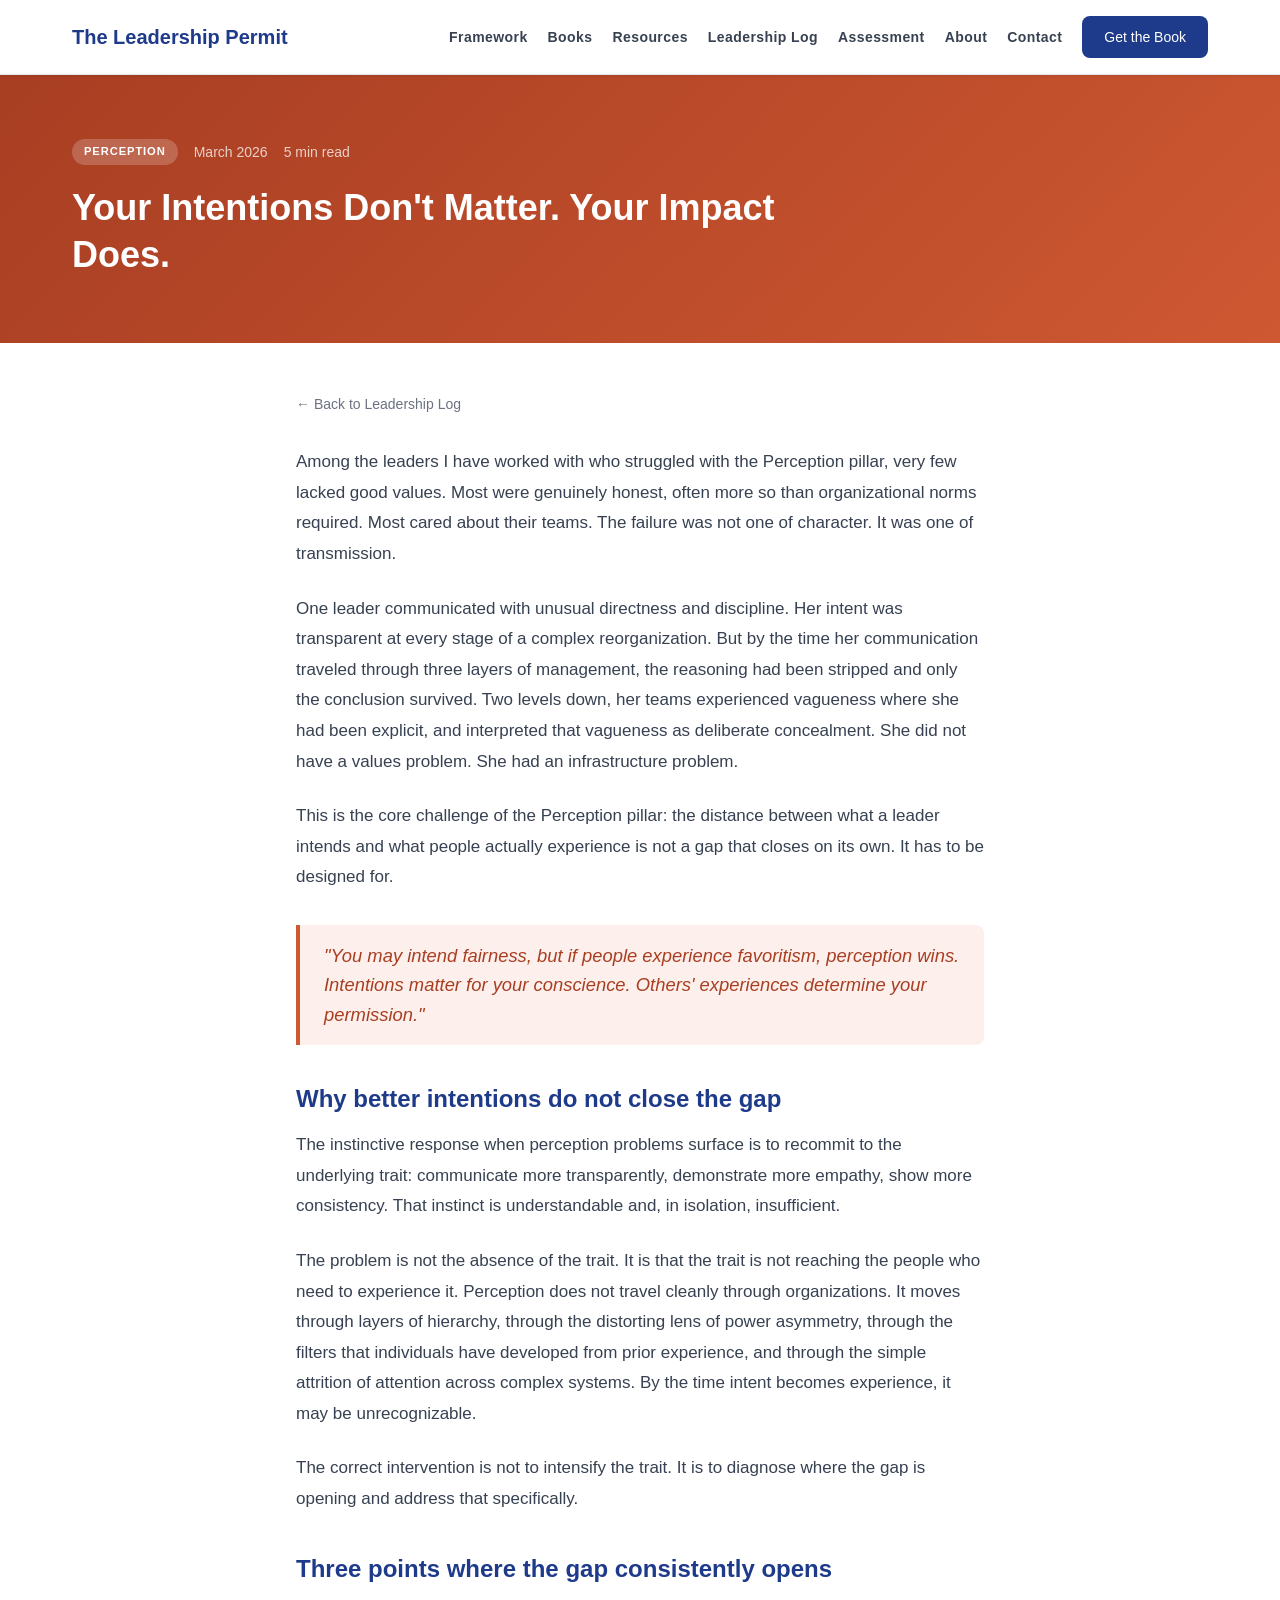
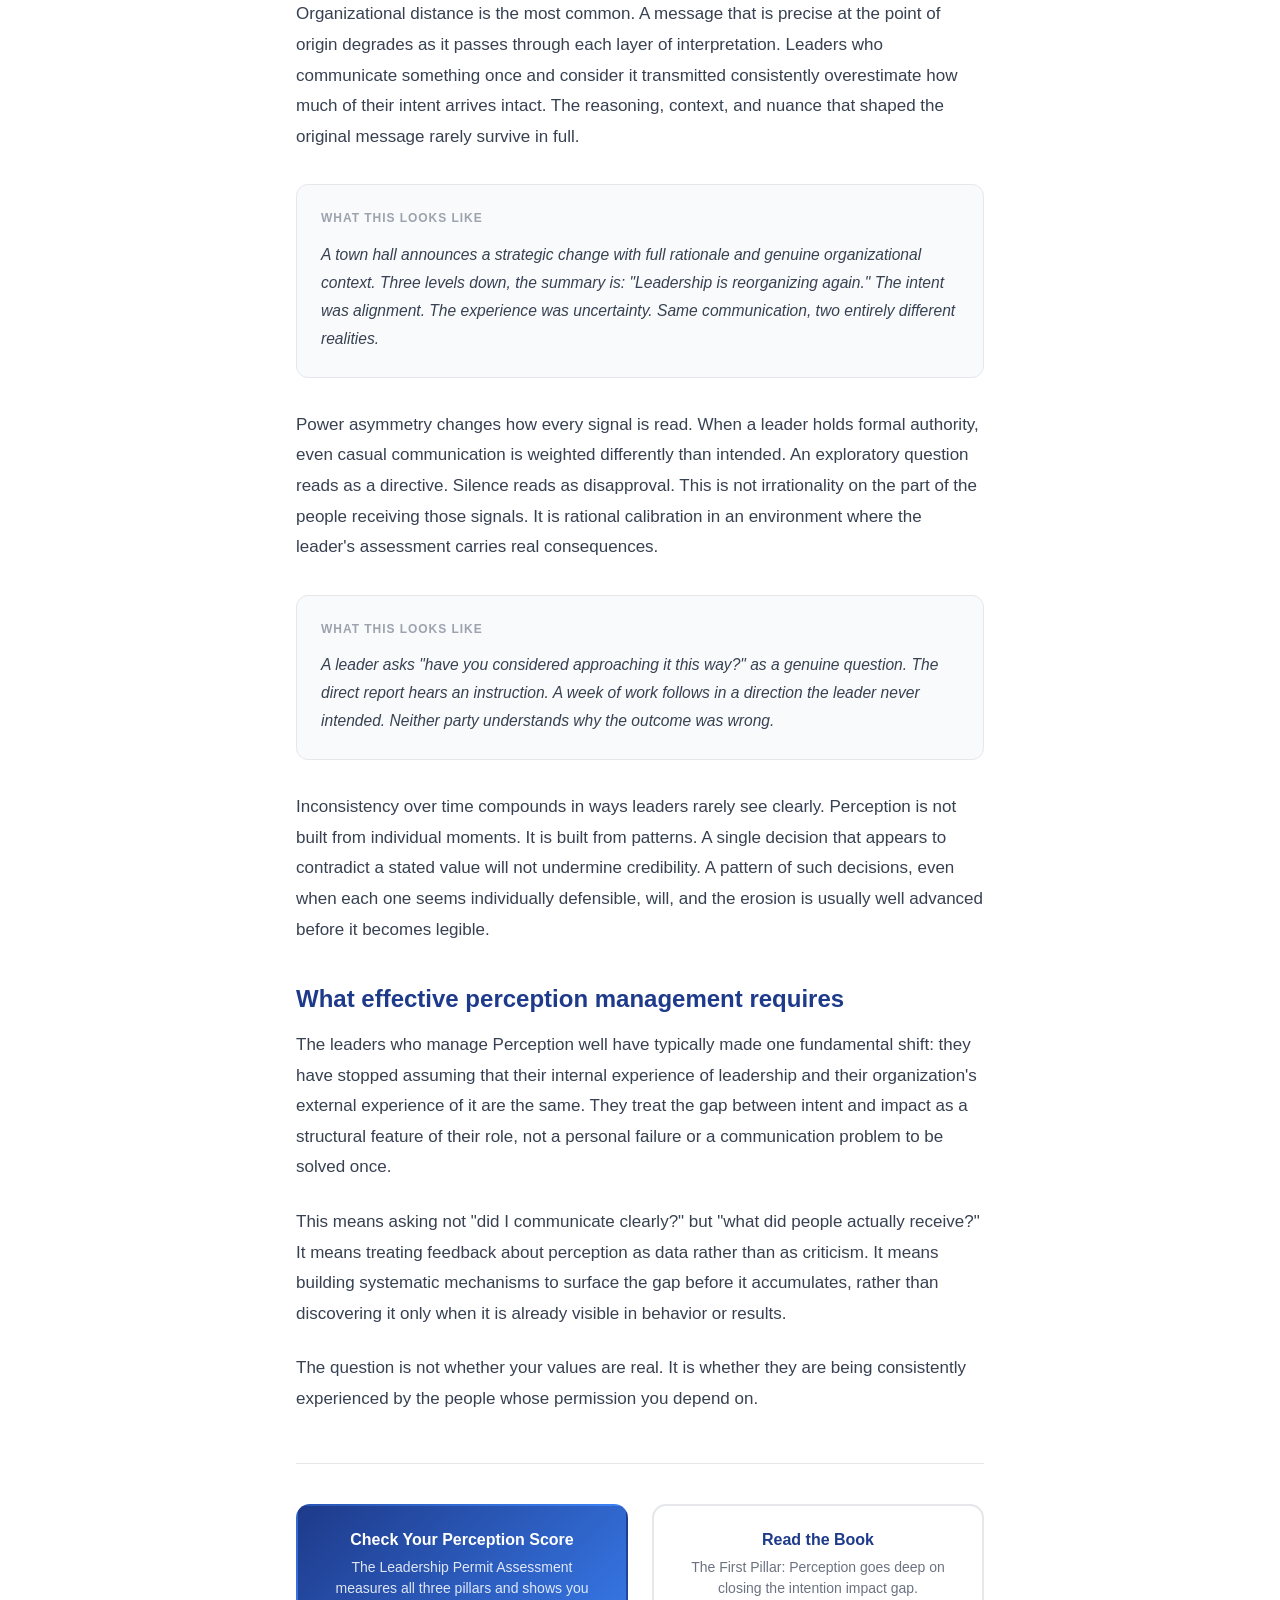
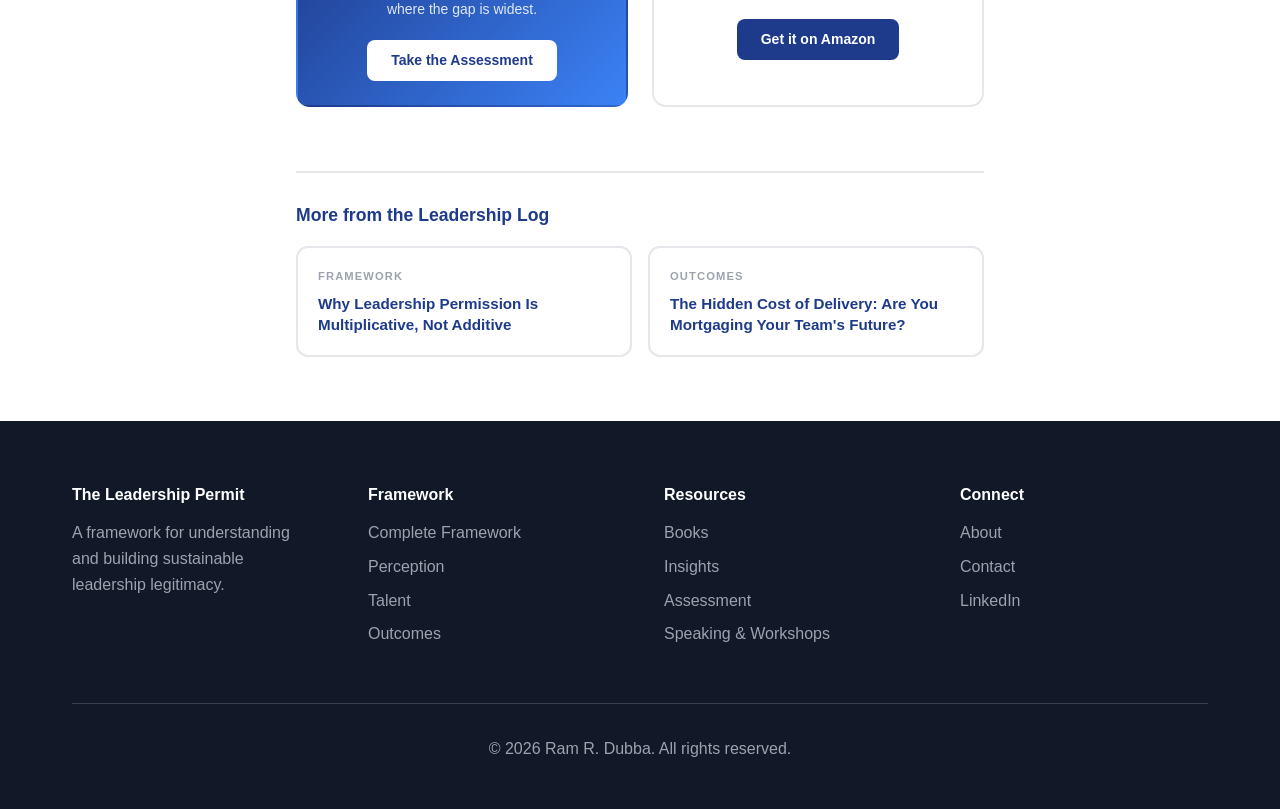
<file: log/intentions-vs-impact.html>
<!DOCTYPE html>
<html lang="en">
<head>
    <script async src="https://www.googletagmanager.com/gtag/js?id=G-1ZV2HQM6DK"></script>
    <script>
      window.dataLayer = window.dataLayer || [];
      function gtag(){dataLayer.push(arguments);}
      gtag('js', new Date());
      gtag('config', 'G-1ZV2HQM6DK');
    </script>
    <meta charset="UTF-8">
    <meta name="viewport" content="width=device-width, initial-scale=1.0">
    <title>Your Intentions Don't Matter. Your Impact Does. | The Leadership Log</title>
    <meta name="description" content="The gap between what leaders intend and what their teams experience is the most common   and most avoidable   cause of eroded trust.">
    <link rel="icon" type="image/svg+xml" href="/favicon.svg">
    <link rel="apple-touch-icon" sizes="180x180" href="/favicon.svg">
    <meta property="og:title" content="Your Intentions Don't Matter. Your Impact Does.">
    <meta property="og:description" content="The gap between what leaders intend and what their teams experience is the most common cause of eroded trust.">
    <meta property="og:url" content="https://leadershippermit.com/log/intentions-vs-impact.html">
    <meta property="og:type" content="article">
    <link rel="stylesheet" href="../css/styles.css">
    <style>
        .article-hero { background: linear-gradient(135deg, #a83e22 0%, #ce5832 100%); padding: 4rem 0 3rem; color: white; }
        .article-hero h1 { color: white; font-size: 2.25rem; line-height: 1.3; margin-bottom: 1rem; max-width: 760px; }
        .article-meta { display: flex; align-items: center; gap: 1rem; flex-wrap: wrap; }
        .pillar-badge { font-size: 0.7rem; font-weight: 700; text-transform: uppercase; letter-spacing: 0.08em; padding: 0.25rem 0.75rem; border-radius: 2rem; background: rgba(255,255,255,0.2); color: white; }
        .article-date { font-size: 0.875rem; color: rgba(255,255,255,0.75); }
        .article-read-time { font-size: 0.875rem; color: rgba(255,255,255,0.75); }

        .article-body { max-width: 720px; margin: 0 auto; padding: 3rem 1rem 4rem; }
        .article-body p { font-size: 1.0625rem; line-height: 1.8; color: #374151; margin-bottom: 1.5rem; }
        .article-body h2 { font-size: 1.5rem; color: #1e3a8a; margin: 2.5rem 0 1rem; }
        .article-body h3 { font-size: 1.2rem; color: #1e3a8a; margin: 2rem 0 0.75rem; }
        .article-body ul { margin: 0 0 1.5rem 1.5rem; }
        .article-body ul li { font-size: 1.0625rem; line-height: 1.8; color: #374151; margin-bottom: 0.5rem; }
        .article-body strong { color: #1e3a8a; }

        .example-block { background: #f9fafb; border: 1px solid #e5e7eb; border-radius: 0.75rem; padding: 1.5rem; margin: 2rem 0; }
        .example-block .example-label { font-size: 0.75rem; font-weight: 700; text-transform: uppercase; letter-spacing: 0.08em; color: #9ca3af; margin-bottom: 0.75rem; }
        .example-block p { margin: 0; font-size: 0.975rem; color: #374151; font-style: italic; }

        .pullquote { border-left: 4px solid #ce5832; padding: 1rem 1.5rem; margin: 2rem 0; background: #fdf0ec; border-radius: 0 0.5rem 0.5rem 0; }
        .pullquote p { font-size: 1.15rem; font-style: italic; color: #a83e22; margin: 0; line-height: 1.6; }

        .cta-section { border-top: 1px solid #e5e7eb; margin-top: 3rem; padding-top: 2.5rem; display: grid; grid-template-columns: 1fr 1fr; gap: 1.5rem; }
        .cta-card { padding: 1.5rem; border-radius: 0.875rem; border: 2px solid #e5e7eb; text-align: center; }
        .cta-card.primary { background: linear-gradient(135deg, #1e3a8a, #3b82f6); border-color: transparent; color: white; }
        .cta-card h4 { margin-bottom: 0.5rem; font-size: 1rem; }
        .cta-card.primary h4 { color: white; }
        .cta-card p { font-size: 0.875rem; margin-bottom: 1.25rem; color: #6b7280; line-height: 1.5; }
        .cta-card.primary p { color: rgba(255,255,255,0.85); }
        .cta-card a { display: inline-block; padding: 0.6rem 1.5rem; border-radius: 0.5rem; font-size: 0.875rem; font-weight: 600; text-decoration: none; }
        .cta-card.primary a { background: white; color: #1e3a8a; }
        .cta-card.secondary a { background: #1e3a8a; color: white; }

        .back-link { display: inline-flex; align-items: center; gap: 0.4rem; color: #6b7280; text-decoration: none; font-size: 0.875rem; margin-bottom: 2rem; transition: color 0.2s; }
        .back-link:hover { color: #1e3a8a; }

        @media (max-width: 640px) {
            .article-hero h1 { font-size: 1.75rem; }
            .cta-section { grid-template-columns: 1fr; }
        }
    </style>
</head>
<body>
    <nav class="nav">
        <div class="container">
            <div class="nav-content">
                <a href="/index.html" class="logo">The Leadership Permit</a>
                <ul class="nav-menu">
                    <li><a href="/framework.html">Framework</a></li>
                    <li><a href="/books.html">Books</a></li>
                    <li><a href="/resources.html">Resources</a></li>
                    <li><a href="/leadership-log.html">Leadership Log</a></li>
                    <li><a href="/assessment.html">Assessment</a></li>
                    <li><a href="/about.html">About</a></li>
                    <li><a href="/contact.html">Contact</a></li>
                    <li><a href="https://a.co/d/01TBjsbb" class="btn-primary-small" target="_blank">Get the Book</a></li>
                </ul>
                <button class="nav-hamburger" id="nav-hamburger" aria-label="Toggle navigation">
                    <span></span><span></span><span></span>
                </button>
            </div>
        </div>
    </nav>

    <div class="article-hero">
        <div class="container">
            <div class="article-meta" style="margin-bottom: 1.25rem;">
                <span class="pillar-badge">Perception</span>
                <span class="article-date">March 2026</span>
                <span class="article-read-time">5 min read</span>
            </div>
            <h1>Your Intentions Don't Matter. Your Impact Does.</h1>
        </div>
    </div>

    <div class="container">
        <div class="article-body">
<a href="/leadership-log.html" class="back-link">← Back to Leadership Log</a>

            <p>Among the leaders I have worked with who struggled with the Perception pillar, very few lacked good values. Most were genuinely honest, often more so than organizational norms required. Most cared about their teams. The failure was not one of character. It was one of transmission.</p>

            <p>One leader communicated with unusual directness and discipline. Her intent was transparent at every stage of a complex reorganization. But by the time her communication traveled through three layers of management, the reasoning had been stripped and only the conclusion survived. Two levels down, her teams experienced vagueness where she had been explicit, and interpreted that vagueness as deliberate concealment. She did not have a values problem. She had an infrastructure problem.</p>

            <p>This is the core challenge of the Perception pillar: the distance between what a leader intends and what people actually experience is not a gap that closes on its own. It has to be designed for.</p>

            <div class="pullquote">
                <p>"You may intend fairness, but if people experience favoritism, perception wins. Intentions matter for your conscience. Others' experiences determine your permission."</p>
            </div>

            <h2>Why better intentions do not close the gap</h2>

            <p>The instinctive response when perception problems surface is to recommit to the underlying trait: communicate more transparently, demonstrate more empathy, show more consistency. That instinct is understandable and, in isolation, insufficient.</p>

            <p>The problem is not the absence of the trait. It is that the trait is not reaching the people who need to experience it. Perception does not travel cleanly through organizations. It moves through layers of hierarchy, through the distorting lens of power asymmetry, through the filters that individuals have developed from prior experience, and through the simple attrition of attention across complex systems. By the time intent becomes experience, it may be unrecognizable.</p>

            <p>The correct intervention is not to intensify the trait. It is to diagnose where the gap is opening and address that specifically.</p>

            <h2>Three points where the gap consistently opens</h2>

            <p>Organizational distance is the most common. A message that is precise at the point of origin degrades as it passes through each layer of interpretation. Leaders who communicate something once and consider it transmitted consistently overestimate how much of their intent arrives intact. The reasoning, context, and nuance that shaped the original message rarely survive in full.</p>

            <div class="example-block">
                <div class="example-label">What this looks like</div>
                <p>A town hall announces a strategic change with full rationale and genuine organizational context. Three levels down, the summary is: "Leadership is reorganizing again." The intent was alignment. The experience was uncertainty. Same communication, two entirely different realities.</p>
            </div>

            <p>Power asymmetry changes how every signal is read. When a leader holds formal authority, even casual communication is weighted differently than intended. An exploratory question reads as a directive. Silence reads as disapproval. This is not irrationality on the part of the people receiving those signals. It is rational calibration in an environment where the leader's assessment carries real consequences.</p>

            <div class="example-block">
                <div class="example-label">What this looks like</div>
                <p>A leader asks "have you considered approaching it this way?" as a genuine question. The direct report hears an instruction. A week of work follows in a direction the leader never intended. Neither party understands why the outcome was wrong.</p>
            </div>

            <p>Inconsistency over time compounds in ways leaders rarely see clearly. Perception is not built from individual moments. It is built from patterns. A single decision that appears to contradict a stated value will not undermine credibility. A pattern of such decisions, even when each one seems individually defensible, will, and the erosion is usually well advanced before it becomes legible.</p>

            <h2>What effective perception management requires</h2>

            <p>The leaders who manage Perception well have typically made one fundamental shift: they have stopped assuming that their internal experience of leadership and their organization's external experience of it are the same. They treat the gap between intent and impact as a structural feature of their role, not a personal failure or a communication problem to be solved once.</p>

            <p>This means asking not "did I communicate clearly?" but "what did people actually receive?" It means treating feedback about perception as data rather than as criticism. It means building systematic mechanisms to surface the gap before it accumulates, rather than discovering it only when it is already visible in behavior or results.</p>

            <p>The question is not whether your values are real. It is whether they are being consistently experienced by the people whose permission you depend on.</p>

            

            

            <div class="cta-section">
                <div class="cta-card primary">
                    <h4>Check Your Perception Score</h4>
                    <p>The Leadership Permit Assessment measures all three pillars and shows you where the gap is widest.</p>
                    <a href="/assessment.html">Take the Assessment</a>
                </div>
                <div class="cta-card secondary">
                    <h4>Read the Book</h4>
                    <p>The First Pillar: Perception goes deep on closing the intention impact gap.</p>
                    <a href="https://a.co/d/01TBjsbb" target="_blank">Get it on Amazon</a>
                </div>
            </div>
        </div>
    </div>


        <!-- Related Articles -->
        <div style="max-width: 720px; margin: 0 auto; padding: 0 1rem 4rem;">
            <h3 style="color: #1e3a8a; font-size: 1.1rem; margin-bottom: 1.25rem; border-top: 2px solid #e5e7eb; padding-top: 2rem;">More from the Leadership Log</h3>
            <div style="display: grid; grid-template-columns: repeat(auto-fit, minmax(240px, 1fr)); gap: 1rem;">
                                <a href="/log/why-leadership-is-multiplicative.html" style="display: block; padding: 1.25rem; border: 2px solid #e5e7eb; border-radius: 0.75rem; text-decoration: none; transition: border-color 0.2s;" onmouseover="this.style.borderColor='#1e3a8a'" onmouseout="this.style.borderColor='#e5e7eb'">
                    <p style="font-size: 0.7rem; font-weight: 700; letter-spacing: 0.1em; text-transform: uppercase; color: #9ca3af; margin-bottom: 0.4rem;">Framework</p>
                    <p style="color: #1e3a8a; font-weight: 600; font-size: 0.95rem; line-height: 1.4; margin: 0;">Why Leadership Permission Is Multiplicative, Not Additive</p>
                </a>
                <a href="/log/hidden-cost-of-delivery.html" style="display: block; padding: 1.25rem; border: 2px solid #e5e7eb; border-radius: 0.75rem; text-decoration: none; transition: border-color 0.2s;" onmouseover="this.style.borderColor='#1e3a8a'" onmouseout="this.style.borderColor='#e5e7eb'">
                    <p style="font-size: 0.7rem; font-weight: 700; letter-spacing: 0.1em; text-transform: uppercase; color: #9ca3af; margin-bottom: 0.4rem;">Outcomes</p>
                    <p style="color: #1e3a8a; font-weight: 600; font-size: 0.95rem; line-height: 1.4; margin: 0;">The Hidden Cost of Delivery: Are You Mortgaging Your Team's Future?</p>
                </a>
            </div>
        </div>
    <footer class="footer">
        <div class="container">
            <div class="footer-content">
                <div class="footer-col">
                    <h4>The Leadership Permit</h4>
                    <p>A framework for understanding and building sustainable leadership legitimacy.</p>
                </div>
                <div class="footer-col">
                    <h4>Framework</h4>
                    <ul class="footer-links">
                        <li><a href="/framework.html">Complete Framework</a></li>
                        <li><a href="/framework.html#perception">Perception</a></li>
                        <li><a href="/framework.html#talent">Talent</a></li>
                        <li><a href="/framework.html#outcomes">Outcomes</a></li>
                    </ul>
                </div>
                <div class="footer-col">
                    <h4>Resources</h4>
                    <ul class="footer-links">
                        <li><a href="/books.html">Books</a></li>
                        <li><a href="/resources.html">Insights</a></li>
                        <li><a href="/assessment.html">Assessment</a></li>
                        <li><a href="/contact.html">Speaking &amp; Workshops</a></li>
                    </ul>
                </div>
                <div class="footer-col">
                    <h4>Connect</h4>
                    <ul class="footer-links">
                        <li><a href="/about.html">About</a></li>
                        <li><a href="/contact.html">Contact</a></li>
                        <li><a href="https://www.linkedin.com/in/ramudubba/" target="_blank">LinkedIn</a></li>
                    </ul>
                </div>
            </div>
            <div class="footer-bottom">
                <p>&copy; 2026 Ram R. Dubba. All rights reserved.</p>
            </div>
        </div>
    </footer>
    <script src="../js/main.js"></script>
</body>
</html>
</file>
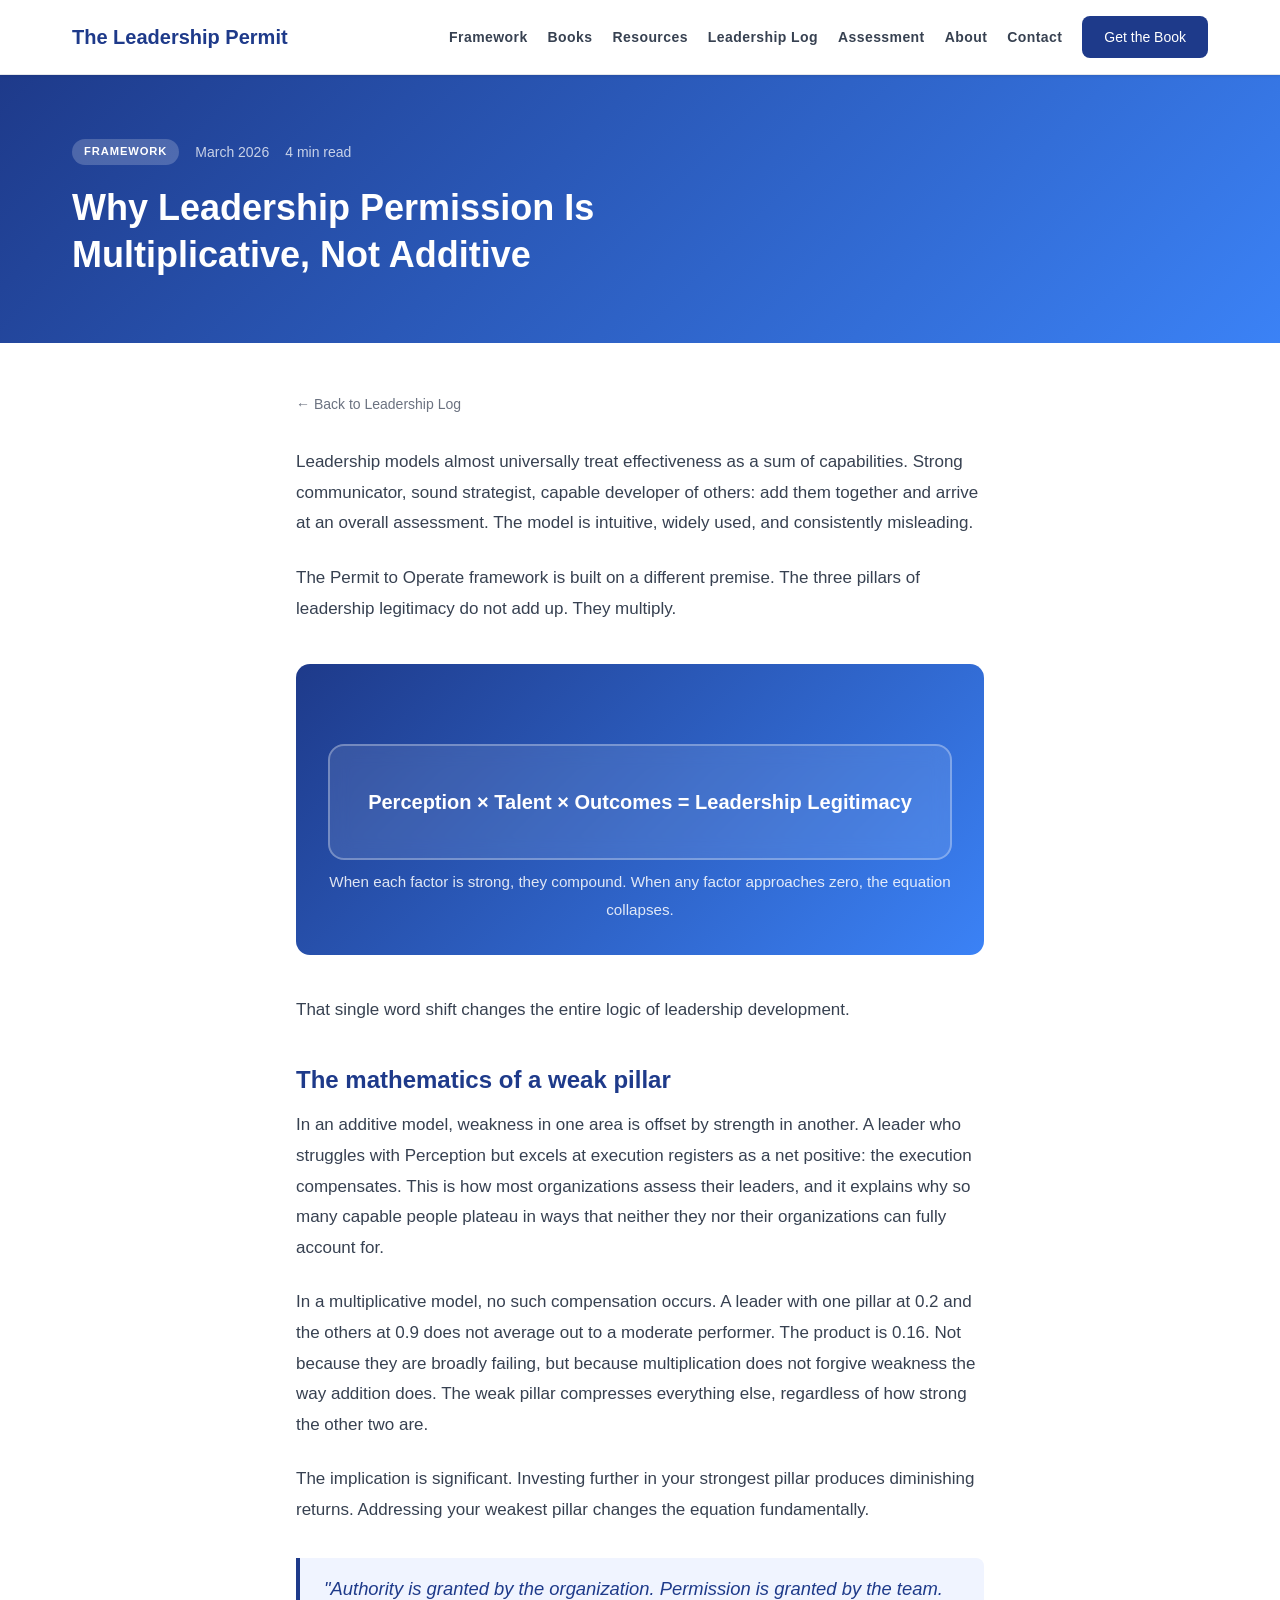
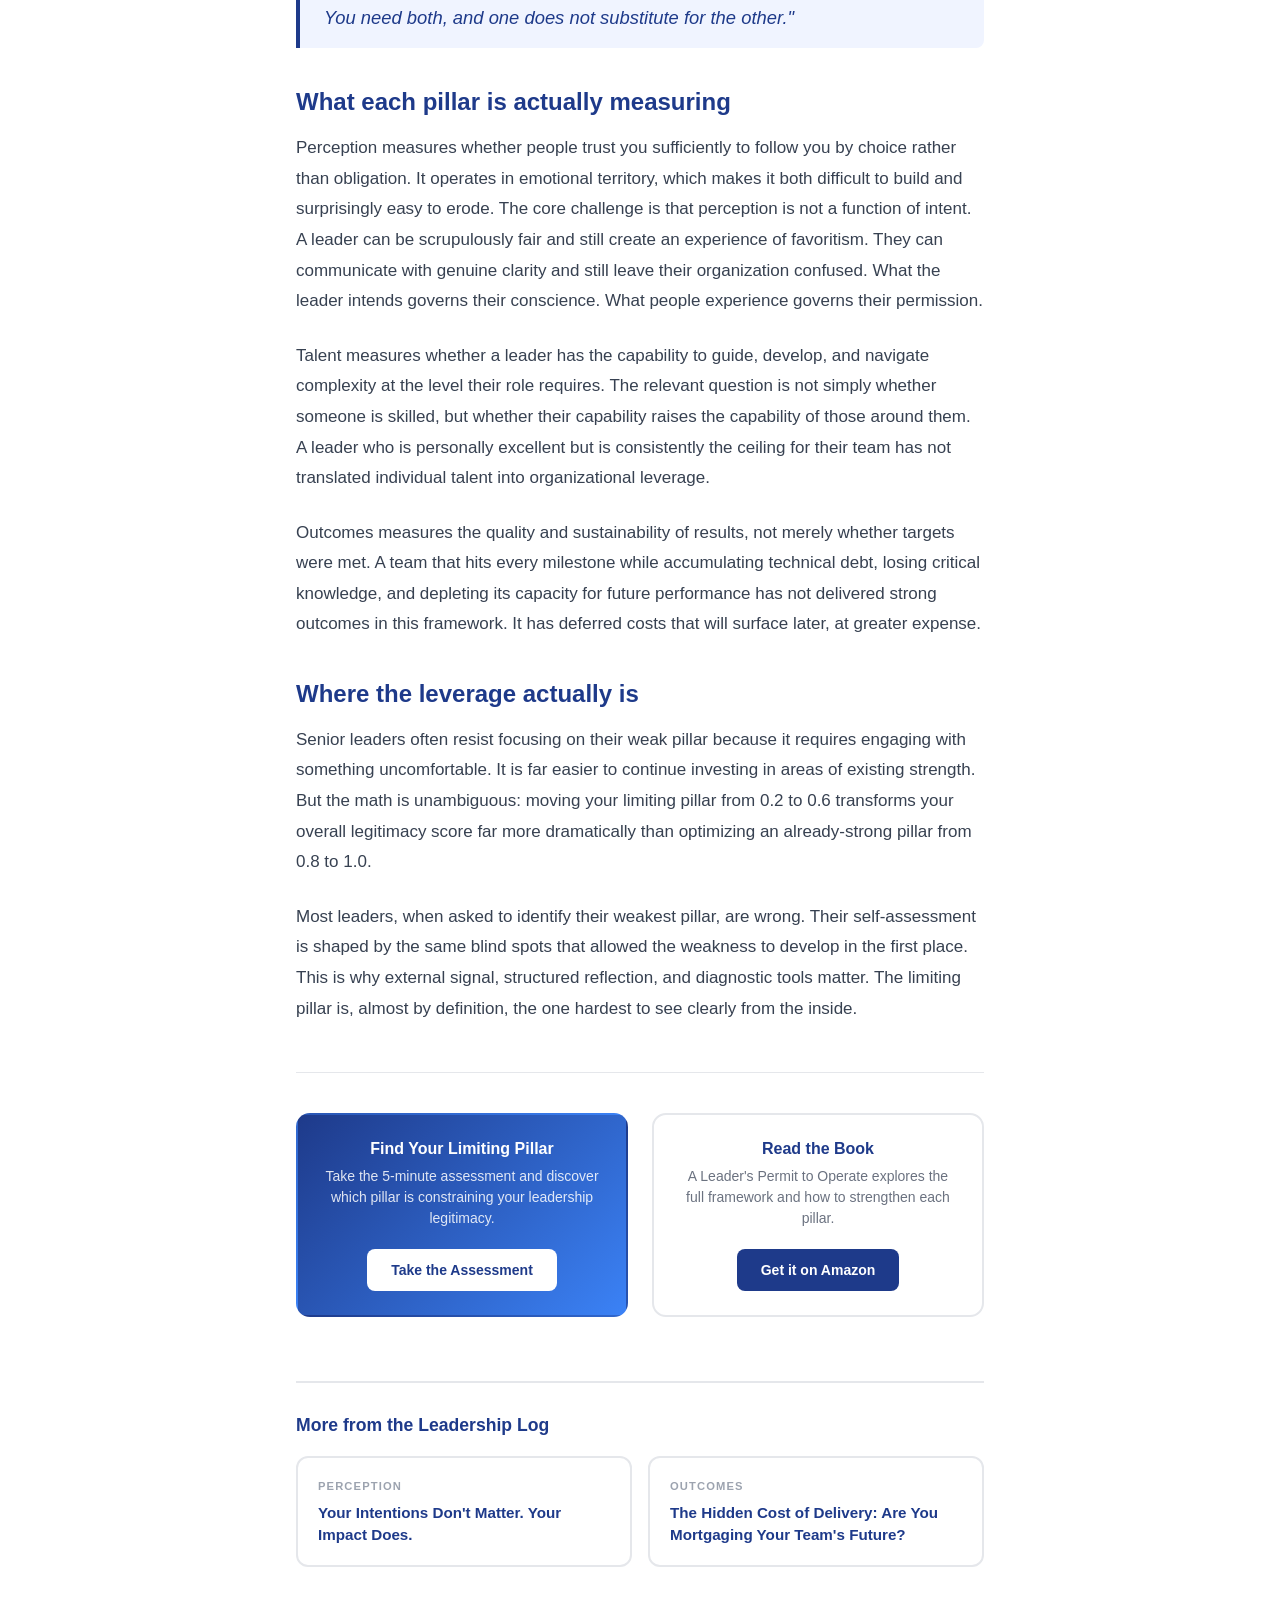
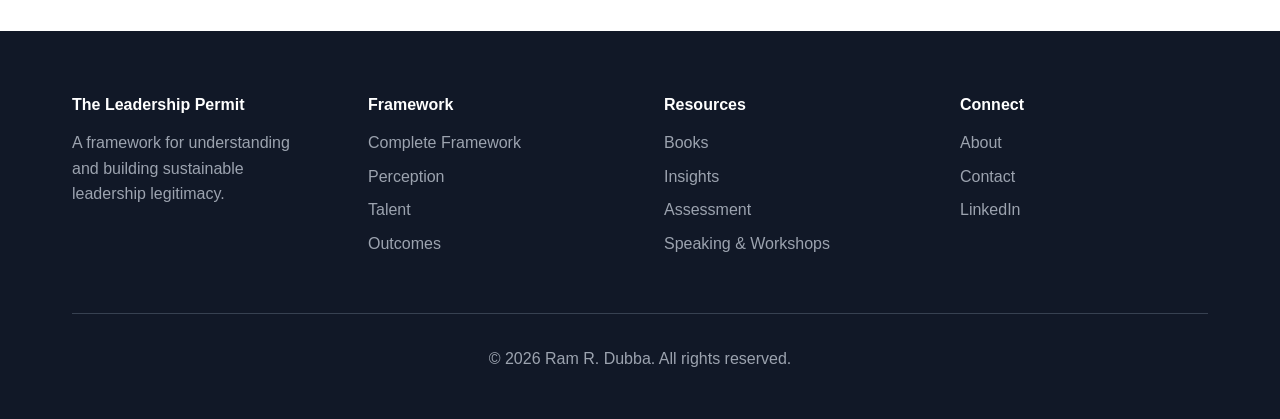
<file: log/why-leadership-is-multiplicative.html>
<!DOCTYPE html>
<html lang="en">
<head>
    <script async src="https://www.googletagmanager.com/gtag/js?id=G-1ZV2HQM6DK"></script>
    <script>
      window.dataLayer = window.dataLayer || [];
      function gtag(){dataLayer.push(arguments);}
      gtag('js', new Date());
      gtag('config', 'G-1ZV2HQM6DK');
    </script>
    <meta charset="UTF-8">
    <meta name="viewport" content="width=device-width, initial-scale=1.0">
    <title>Why Leadership Permission Is Multiplicative, Not Additive | The Leadership Log</title>
    <meta name="description" content="Most leaders think of their effectiveness as a sum of strengths. The Permit to Operate framework reveals something more unsettling   your pillars multiply each other.">
    <link rel="icon" type="image/svg+xml" href="/favicon.svg">
    <link rel="apple-touch-icon" sizes="180x180" href="/favicon.svg">
    <meta property="og:title" content="Why Leadership Permission Is Multiplicative, Not Additive">
    <meta property="og:description" content="Most leaders think of their effectiveness as a sum of strengths. The Permit to Operate framework reveals something more unsettling.">
    <meta property="og:url" content="https://leadershippermit.com/log/why-leadership-is-multiplicative.html">
    <meta property="og:type" content="article">
    <link rel="stylesheet" href="../css/styles.css">
    <style>
        .article-hero { background: linear-gradient(135deg, #1e3a8a 0%, #3b82f6 100%); padding: 4rem 0 3rem; color: white; }
        .article-hero h1 { color: white; font-size: 2.25rem; line-height: 1.3; margin-bottom: 1rem; max-width: 760px; }
        .article-meta { display: flex; align-items: center; gap: 1rem; flex-wrap: wrap; }
        .pillar-badge { font-size: 0.7rem; font-weight: 700; text-transform: uppercase; letter-spacing: 0.08em; padding: 0.25rem 0.75rem; border-radius: 2rem; background: rgba(255,255,255,0.2); color: white; }
        .article-date { font-size: 0.875rem; color: rgba(255,255,255,0.75); }
        .article-read-time { font-size: 0.875rem; color: rgba(255,255,255,0.75); }

        .article-body { max-width: 720px; margin: 0 auto; padding: 3rem 1rem 4rem; }
        .article-body p { font-size: 1.0625rem; line-height: 1.8; color: #374151; margin-bottom: 1.5rem; }
        .article-body h2 { font-size: 1.5rem; color: #1e3a8a; margin: 2.5rem 0 1rem; }
        .article-body h3 { font-size: 1.2rem; color: #1e3a8a; margin: 2rem 0 0.75rem; }
        .article-body ul { margin: 0 0 1.5rem 1.5rem; }
        .article-body ul li { font-size: 1.0625rem; line-height: 1.8; color: #374151; margin-bottom: 0.5rem; }
        .article-body strong { color: #1e3a8a; }

        .formula-callout { background: linear-gradient(135deg, #1e3a8a 0%, #3b82f6 100%); color: white; border-radius: 0.875rem; padding: 2rem; margin: 2.5rem 0; text-align: center; }
        .formula-callout .formula { font-size: 1.25rem; font-weight: 700; margin-bottom: 0.5rem; }
        .formula-callout p { color: rgba(255,255,255,0.85); font-size: 0.95rem; margin: 0; }

        .pullquote { border-left: 4px solid #1e3a8a; padding: 1rem 1.5rem; margin: 2rem 0; background: #f0f4ff; border-radius: 0 0.5rem 0.5rem 0; }
        .pullquote p { font-size: 1.15rem; font-style: italic; color: #1e3a8a; margin: 0; line-height: 1.6; }

        .cta-section { border-top: 1px solid #e5e7eb; margin-top: 3rem; padding-top: 2.5rem; display: grid; grid-template-columns: 1fr 1fr; gap: 1.5rem; }
        .cta-card { padding: 1.5rem; border-radius: 0.875rem; border: 2px solid #e5e7eb; text-align: center; }
        .cta-card.primary { background: linear-gradient(135deg, #1e3a8a, #3b82f6); border-color: transparent; color: white; }
        .cta-card h4 { margin-bottom: 0.5rem; font-size: 1rem; }
        .cta-card.primary h4 { color: white; }
        .cta-card p { font-size: 0.875rem; margin-bottom: 1.25rem; color: #6b7280; line-height: 1.5; }
        .cta-card.primary p { color: rgba(255,255,255,0.85); }
        .cta-card a { display: inline-block; padding: 0.6rem 1.5rem; border-radius: 0.5rem; font-size: 0.875rem; font-weight: 600; text-decoration: none; }
        .cta-card.primary a { background: white; color: #1e3a8a; }
        .cta-card.secondary a { background: #1e3a8a; color: white; }

        .back-link { display: inline-flex; align-items: center; gap: 0.4rem; color: #6b7280; text-decoration: none; font-size: 0.875rem; margin-bottom: 2rem; transition: color 0.2s; }
        .back-link:hover { color: #1e3a8a; }

        @media (max-width: 640px) {
            .article-hero h1 { font-size: 1.75rem; }
            .cta-section { grid-template-columns: 1fr; }
        }
    </style>
</head>
<body>
    <nav class="nav">
        <div class="container">
            <div class="nav-content">
                <a href="/index.html" class="logo">The Leadership Permit</a>
                <ul class="nav-menu">
                    <li><a href="/framework.html">Framework</a></li>
                    <li><a href="/books.html">Books</a></li>
                    <li><a href="/resources.html">Resources</a></li>
                    <li><a href="/leadership-log.html">Leadership Log</a></li>
                    <li><a href="/assessment.html">Assessment</a></li>
                    <li><a href="/about.html">About</a></li>
                    <li><a href="/contact.html">Contact</a></li>
                    <li><a href="https://a.co/d/01TBjsbb" class="btn-primary-small" target="_blank">Get the Book</a></li>
                </ul>
                <button class="nav-hamburger" id="nav-hamburger" aria-label="Toggle navigation">
                    <span></span><span></span><span></span>
                </button>
            </div>
        </div>
    </nav>

    <div class="article-hero">
        <div class="container">
            <div class="article-meta" style="margin-bottom: 1.25rem;">
                <span class="pillar-badge">Framework</span>
                <span class="article-date">March 2026</span>
                <span class="article-read-time">4 min read</span>
            </div>
            <h1>Why Leadership Permission Is Multiplicative, Not Additive</h1>
        </div>
    </div>

    <div class="container">
        <div class="article-body">
<a href="/leadership-log.html" class="back-link">← Back to Leadership Log</a>

            <p>Leadership models almost universally treat effectiveness as a sum of capabilities. Strong communicator, sound strategist, capable developer of others: add them together and arrive at an overall assessment. The model is intuitive, widely used, and consistently misleading.</p>

            <p>The Permit to Operate framework is built on a different premise. The three pillars of leadership legitimacy do not add up. They multiply.</p>

            <div class="formula-callout">
                <div class="formula">Perception × Talent × Outcomes = Leadership Legitimacy</div>
                <p>When each factor is strong, they compound. When any factor approaches zero, the equation collapses.</p>
            </div>

            <p>That single word shift changes the entire logic of leadership development.</p>

            <h2>The mathematics of a weak pillar</h2>

            <p>In an additive model, weakness in one area is offset by strength in another. A leader who struggles with Perception but excels at execution registers as a net positive: the execution compensates. This is how most organizations assess their leaders, and it explains why so many capable people plateau in ways that neither they nor their organizations can fully account for.</p>

            <p>In a multiplicative model, no such compensation occurs. A leader with one pillar at 0.2 and the others at 0.9 does not average out to a moderate performer. The product is 0.16. Not because they are broadly failing, but because multiplication does not forgive weakness the way addition does. The weak pillar compresses everything else, regardless of how strong the other two are.</p>

            <p>The implication is significant. Investing further in your strongest pillar produces diminishing returns. Addressing your weakest pillar changes the equation fundamentally.</p>

            <div class="pullquote">
                <p>"Authority is granted by the organization. Permission is granted by the team. You need both, and one does not substitute for the other."</p>
            </div>

            <h2>What each pillar is actually measuring</h2>

            <p>Perception measures whether people trust you sufficiently to follow you by choice rather than obligation. It operates in emotional territory, which makes it both difficult to build and surprisingly easy to erode. The core challenge is that perception is not a function of intent. A leader can be scrupulously fair and still create an experience of favoritism. They can communicate with genuine clarity and still leave their organization confused. What the leader intends governs their conscience. What people experience governs their permission.</p>

            <p>Talent measures whether a leader has the capability to guide, develop, and navigate complexity at the level their role requires. The relevant question is not simply whether someone is skilled, but whether their capability raises the capability of those around them. A leader who is personally excellent but is consistently the ceiling for their team has not translated individual talent into organizational leverage.</p>

            <p>Outcomes measures the quality and sustainability of results, not merely whether targets were met. A team that hits every milestone while accumulating technical debt, losing critical knowledge, and depleting its capacity for future performance has not delivered strong outcomes in this framework. It has deferred costs that will surface later, at greater expense.</p>

            <h2>Where the leverage actually is</h2>

            <p>Senior leaders often resist focusing on their weak pillar because it requires engaging with something uncomfortable. It is far easier to continue investing in areas of existing strength. But the math is unambiguous: moving your limiting pillar from 0.2 to 0.6 transforms your overall legitimacy score far more dramatically than optimizing an already-strong pillar from 0.8 to 1.0.</p>

            <p>Most leaders, when asked to identify their weakest pillar, are wrong. Their self-assessment is shaped by the same blind spots that allowed the weakness to develop in the first place. This is why external signal, structured reflection, and diagnostic tools matter. The limiting pillar is, almost by definition, the one hardest to see clearly from the inside.</p>

            

            

            <div class="cta-section">
                <div class="cta-card primary">
                    <h4>Find Your Limiting Pillar</h4>
                    <p>Take the 5-minute assessment and discover which pillar is constraining your leadership legitimacy.</p>
                    <a href="/assessment.html">Take the Assessment</a>
                </div>
                <div class="cta-card secondary">
                    <h4>Read the Book</h4>
                    <p>A Leader's Permit to Operate explores the full framework and how to strengthen each pillar.</p>
                    <a href="https://a.co/d/01TBjsbb" target="_blank">Get it on Amazon</a>
                </div>
            </div>
        </div>
    </div>


        <!-- Related Articles -->
        <div style="max-width: 720px; margin: 0 auto; padding: 0 1rem 4rem;">
            <h3 style="color: #1e3a8a; font-size: 1.1rem; margin-bottom: 1.25rem; border-top: 2px solid #e5e7eb; padding-top: 2rem;">More from the Leadership Log</h3>
            <div style="display: grid; grid-template-columns: repeat(auto-fit, minmax(240px, 1fr)); gap: 1rem;">
                                <a href="/log/intentions-vs-impact.html" style="display: block; padding: 1.25rem; border: 2px solid #e5e7eb; border-radius: 0.75rem; text-decoration: none; transition: border-color 0.2s;" onmouseover="this.style.borderColor='#1e3a8a'" onmouseout="this.style.borderColor='#e5e7eb'">
                    <p style="font-size: 0.7rem; font-weight: 700; letter-spacing: 0.1em; text-transform: uppercase; color: #9ca3af; margin-bottom: 0.4rem;">Perception</p>
                    <p style="color: #1e3a8a; font-weight: 600; font-size: 0.95rem; line-height: 1.4; margin: 0;">Your Intentions Don't Matter. Your Impact Does.</p>
                </a>
                <a href="/log/hidden-cost-of-delivery.html" style="display: block; padding: 1.25rem; border: 2px solid #e5e7eb; border-radius: 0.75rem; text-decoration: none; transition: border-color 0.2s;" onmouseover="this.style.borderColor='#1e3a8a'" onmouseout="this.style.borderColor='#e5e7eb'">
                    <p style="font-size: 0.7rem; font-weight: 700; letter-spacing: 0.1em; text-transform: uppercase; color: #9ca3af; margin-bottom: 0.4rem;">Outcomes</p>
                    <p style="color: #1e3a8a; font-weight: 600; font-size: 0.95rem; line-height: 1.4; margin: 0;">The Hidden Cost of Delivery: Are You Mortgaging Your Team's Future?</p>
                </a>
            </div>
        </div>
    <footer class="footer">
        <div class="container">
            <div class="footer-content">
                <div class="footer-col">
                    <h4>The Leadership Permit</h4>
                    <p>A framework for understanding and building sustainable leadership legitimacy.</p>
                </div>
                <div class="footer-col">
                    <h4>Framework</h4>
                    <ul class="footer-links">
                        <li><a href="/framework.html">Complete Framework</a></li>
                        <li><a href="/framework.html#perception">Perception</a></li>
                        <li><a href="/framework.html#talent">Talent</a></li>
                        <li><a href="/framework.html#outcomes">Outcomes</a></li>
                    </ul>
                </div>
                <div class="footer-col">
                    <h4>Resources</h4>
                    <ul class="footer-links">
                        <li><a href="/books.html">Books</a></li>
                        <li><a href="/resources.html">Insights</a></li>
                        <li><a href="/assessment.html">Assessment</a></li>
                        <li><a href="/contact.html">Speaking &amp; Workshops</a></li>
                    </ul>
                </div>
                <div class="footer-col">
                    <h4>Connect</h4>
                    <ul class="footer-links">
                        <li><a href="/about.html">About</a></li>
                        <li><a href="/contact.html">Contact</a></li>
                        <li><a href="https://www.linkedin.com/in/ramudubba/" target="_blank">LinkedIn</a></li>
                    </ul>
                </div>
            </div>
            <div class="footer-bottom">
                <p>&copy; 2026 Ram R. Dubba. All rights reserved.</p>
            </div>
        </div>
    </footer>
    <script src="../js/main.js"></script>
</body>
</html>
</file>
<file: css/styles.css>
/* ============================================
   LEADERSHIP PERMIT WEBSITE STYLES
   Navy Blue + White Theme
   ============================================ */

/* ============================================
   RESET & BASE STYLES
   ============================================ */
* {
    margin: 0;
    padding: 0;
    box-sizing: border-box;
}

html {
    scroll-behavior: smooth;
}

body {
    font-family: -apple-system, BlinkMacSystemFont, 'Segoe UI', Roboto, 'Helvetica Neue', Arial, sans-serif;
    font-size: 16px;
    line-height: 1.6;
    color: #1f2937;
    background: #ffffff;
}

/* ============================================
   TYPOGRAPHY
   ============================================ */
h1, h2, h3, h4, h5, h6 {
    font-weight: 700;
    line-height: 1.2;
    color: #111827;
    margin-bottom: 1rem;
}

h1 { font-size: 3rem; font-weight: 700; color: #1e3a8a; }
h2 { font-size: 2.5rem; font-weight: 700; color: #1e3a8a; }
h3 { font-size: 1.5rem; font-weight: 600; color: #1e3a8a; }
h4 { font-size: 1.25rem; font-weight: 600; color: #1e3a8a; }

p {
    margin-bottom: 1rem;
}

.lead {
    font-size: 1.25rem;
    font-weight: 400;
    line-height: 1.7;
    color: #374151;
}

/* ============================================
   LAYOUT
   ============================================ */
.container {
    max-width: 1200px;
    margin: 0 auto;
    padding: 0 2rem;
}

.section {
    padding: 5rem 0;
}

.section-gray {
    background: #f9fafb;
}

.section-navy {
    background: #1e3a8a;
    color: #ffffff;
}

.section-navy h2,
.section-navy p {
    color: #ffffff;
}

/* ============================================
   NAVIGATION
   ============================================ */
.nav {
    background: #ffffff;
    border-bottom: 1px solid #e5e7eb;
    position: sticky;
    top: 0;
    z-index: 1000;
    box-shadow: 0 1px 3px rgba(0,0,0,0.1);
}

.nav-content {
    display: flex;
    justify-content: space-between;
    align-items: center;
    padding: 1rem 0;
}

.logo {
    font-size: 1.25rem;
    font-weight: 700;
    color: #1e3a8a;
    text-decoration: none;
}

.nav-menu {
    display: flex;
    list-style: none;
    gap: 1.25rem;
    align-items: center;
    flex-wrap: nowrap;
}

.nav-menu > li > a:not(.btn-primary-small) {
    font-size: 0.875rem;
    font-weight: 600;
    letter-spacing: 0.03em;
}

.nav-hamburger {
    display: none;
}

.nav-menu a {
    text-decoration: none;
    color: #374151;
    font-weight: 500;
    transition: color 0.2s;
}

.nav-menu a:hover {
    color: #1e3a8a;
}

/* ============================================
   BUTTONS
   ============================================ */
.btn-primary,
.btn-secondary,
.btn-primary-small {
    display: inline-block;
    padding: 0.875rem 2rem;
    border-radius: 0.5rem;
    text-decoration: none;
    font-weight: 600;
    transition: all 0.2s;
    cursor: pointer;
    border: 2px solid transparent;
}

.btn-primary {
    background: #1e3a8a;
    color: #ffffff !important;
}

.btn-primary:hover {
    background: #1e40af;
    transform: translateY(-2px);
    box-shadow: 0 4px 12px rgba(30, 58, 138, 0.3);
}

.btn-secondary {
    background: transparent;
    color: #1e3a8a;
    border: 2px solid #1e3a8a;
}

.btn-secondary:hover {
    background: #1e3a8a;
    color: #ffffff;
}

.btn-primary-small {
    padding: 0.5rem 1.25rem;
    font-size: 0.875rem;
    background: #1e3a8a;
    color: #ffffff !important;
}

.btn-link {
    color: #1e3a8a;
    text-decoration: none;
    font-weight: 600;
    font-size: 1.125rem;
}

.btn-link:hover {
    text-decoration: underline;
}

/* ============================================
   HERO SECTION
   ============================================ */
.hero {
    background: linear-gradient(135deg, #1e3a8a 0%, #3b82f6 100%);
    color: #ffffff;
    padding: 6rem 0 8rem;
    text-align: center;
}

.hero-title {
    font-size: 3.5rem;
    font-weight: 800;
    margin-bottom: 1.5rem;
    color: #ffffff;
}

.hero-subtitle {
    font-size: 1.5rem;
    margin-bottom: 3rem;
    max-width: 800px;
    margin-left: auto;
    margin-right: auto;
    line-height: 1.6;
    color: #e0e7ff;
}

/* ============================================
   FORMULA
   ============================================ */
.formula {
    background: rgba(255, 255, 255, 0.1);
    border: 2px solid rgba(255, 255, 255, 0.3);
    border-radius: 1rem;
    padding: 2.5rem 2rem;
    margin: 3rem auto;
    max-width: 900px;
    backdrop-filter: blur(10px);
}

.formula-content {
    display: flex;
    justify-content: center;
    align-items: center;
    flex-wrap: wrap;
    gap: 1.5rem;
    font-size: 1.5rem;
    font-weight: 700;
}

.formula-part {
    background: #ffffff;
    color: #1e3a8a;
    padding: 1rem 2rem;
    border-radius: 0.5rem;
    font-size: 1.25rem;
}

.formula-operator,
.formula-equals {
    font-size: 2rem;
    color: #ffffff;
}

.formula-result {
    background: #ea580c;
    color: #ffffff;
    padding: 1rem 2rem;
    border-radius: 0.5rem;
    font-size: 1.25rem;
}

/* ============================================
   HERO CTA
   ============================================ */
.hero-cta {
    display: flex;
    gap: 1.5rem;
    justify-content: center;
    margin-top: 2.5rem;
}

.hero-cta .btn-secondary {
    border-color: #ffffff;
    color: #ffffff;
}

.hero-cta .btn-secondary:hover {
    background: #ffffff;
    color: #1e3a8a;
}

/* ============================================
   SECTION TITLE
   ============================================ */
.section-title {
    text-align: center;
    font-size: 2.5rem;
    margin-bottom: 3rem;
    color: #1e3a8a;
}

.section-title-center {
    text-align: center;
    font-size: 2.5rem;
    margin-bottom: 3rem;
    color: #1e3a8a;
}

/* ============================================
   CARDS & COLUMNS
   ============================================ */
.three-col {
    display: grid;
    grid-template-columns: repeat(auto-fit, minmax(300px, 1fr));
    gap: 2rem;
    margin-top: 3rem;
}

.card {
    background: #ffffff;
    padding: 2rem;
    border-radius: 0.75rem;
    border: 1px solid #e5e7eb;
    box-shadow: 0 1px 3px rgba(0,0,0,0.1);
    transition: transform 0.2s, box-shadow 0.2s;
}

.card:hover {
    transform: translateY(-4px);
    box-shadow: 0 4px 12px rgba(0,0,0,0.15);
}

.card h3 {
    color: #1e3a8a;
    margin-bottom: 1rem;
    font-size: 1.25rem;
}

.card p {
    color: #374151;
    line-height: 1.6;
}

/* Cards on navy backgrounds (like problems section) */
.section-navy .card {
    background: rgba(255, 255, 255, 0.1);
    border: 1px solid rgba(255, 255, 255, 0.2);
    box-shadow: 0 1px 3px rgba(0,0,0,0.1);
    backdrop-filter: blur(10px);
}

.section-navy .card:hover {
    background: rgba(255, 255, 255, 0.15);
    box-shadow: 0 4px 12px rgba(0,0,0,0.3);
}

.section-navy .card h3 {
    color: #ffffff;
}

.section-navy .card p {
    color: #e0e7ff;
}

/* ============================================
   FRAMEWORK INTRO
   ============================================ */
.framework-intro {
    max-width: 900px;
    margin: 0 auto 4rem;
    text-align: center;
}

/* ============================================
   THREE PILLARS
   ============================================ */
.three-pillars {
    display: grid;
    grid-template-columns: repeat(auto-fit, minmax(280px, 1fr));
    gap: 3rem;
    margin: 4rem 0;
}

.pillar {
    text-align: center;
    padding: 2rem;
}

.pillar-icon {
    width: 80px;
    height: 80px;
    background: #1e3a8a;
    color: #ffffff;
    border-radius: 50%;
    display: flex;
    align-items: center;
    justify-content: center;
    font-size: 2.5rem;
    font-weight: 700;
    margin: 0 auto 1.5rem;
}

.pillar h3 {
    color: #1e3a8a;
    margin-bottom: 1rem;
    font-size: 1.75rem;
}

/* ============================================
   CTA CENTERED
   ============================================ */
.cta-centered {
    text-align: center;
    margin-top: 3rem;
}

/* ============================================
   FREE OFFER
   ============================================ */
.free-offer {
    max-width: 700px;
    margin: 0 auto;
    text-align: center;
}

.free-offer h2 {
    color: #ffffff;
    margin-bottom: 1rem;
}

/* ============================================
   FORMS
   ============================================ */
.email-form {
    margin-top: 2rem;
}

.form-group-inline {
    display: flex;
    gap: 1rem;
    max-width: 600px;
    margin: 0 auto;
}

.form-input {
    flex: 1;
    padding: 1rem 1.5rem;
    border: 2px solid #d1d5db;
    border-radius: 0.5rem;
    font-size: 1rem;
}

.section-navy .form-input {
    border-color: #ffffff;
    background: #ffffff;
    color: #1f2937;
}

.section-navy .form-input::placeholder {
    color: #9ca3af;
}

.form-note {
    margin-top: 0.5rem;
    font-size: 0.875rem;
    opacity: 0.8;
}

/* ============================================
   BOOKS GRID
   ============================================ */
.books-grid {
    display: grid;
    grid-template-columns: repeat(auto-fit, minmax(320px, 1fr));
    gap: 3rem;
    margin: 3rem 0;
}

.book-card {
    text-align: center;
    padding: 2rem;
    background: #ffffff;
    border-radius: 0.75rem;
    box-shadow: 0 2px 8px rgba(0,0,0,0.1);
}

.book-cover {
    margin-bottom: 1.5rem;
}

.book-cover-placeholder {
    width: 200px;
    height: 300px;
    background: linear-gradient(135deg, #1e3a8a, #3b82f6);
    margin: 0 auto;
    border-radius: 0.5rem;
    display: flex;
    align-items: center;
    justify-content: center;
    color: #ffffff;
    font-size: 1.5rem;
    font-weight: 700;
    box-shadow: 0 4px 12px rgba(0,0,0,0.2);
}

.book-cover-placeholder.coming-soon {
    background: linear-gradient(135deg, #6b7280, #9ca3af);
}

.book-meta {
    color: #6b7280;
    font-size: 0.875rem;
    font-weight: 600;
    text-transform: uppercase;
    letter-spacing: 0.05em;
}

.book-card h3 {
    color: #1e3a8a;
    margin: 1rem 0;
}

/* ============================================
   EMAIL SIGNUP BOX
   ============================================ */
.email-signup-box {
    max-width: 700px;
    margin: 0 auto;
    text-align: center;
    padding: 3rem;
    background: #ffffff;
    border-radius: 1rem;
    box-shadow: 0 4px 12px rgba(0,0,0,0.1);
}

.email-signup-box h2 {
    color: #1e3a8a;
}

/* ============================================
   FOOTER
   ============================================ */
.footer {
    background: #111827;
    color: #9ca3af;
    padding: 4rem 0 2rem;
}

.footer-content {
    display: grid;
    grid-template-columns: repeat(auto-fit, minmax(200px, 1fr));
    gap: 3rem;
    margin-bottom: 3rem;
}

.footer-col h4 {
    color: #ffffff;
    margin-bottom: 1rem;
    font-size: 1rem;
}

.footer-links {
    list-style: none;
}

.footer-links li {
    margin-bottom: 0.5rem;
}

.footer-links a {
    color: #9ca3af;
    text-decoration: none;
    transition: color 0.2s;
}

.footer-links a:hover {
    color: #ffffff;
}

.footer-bottom {
    border-top: 1px solid #374151;
    padding-top: 2rem;
    text-align: center;
}

/* ============================================
   RESPONSIVE DESIGN
   ============================================ */
@media (max-width: 768px) {
    h1 { font-size: 2rem; }
    h2 { font-size: 1.75rem; }
    
    .hero-title {
        font-size: 2.25rem;
    }
    
    .hero-subtitle {
        font-size: 1.125rem;
    }
    
    .formula-content {
        flex-direction: column;
        gap: 1rem;
    }
    
    .nav-menu {
        display: none;
        flex-direction: column;
        gap: 0;
        position: absolute;
        top: 100%;
        left: 0;
        right: 0;
        background: #ffffff;
        border-top: 1px solid #e5e7eb;
        box-shadow: 0 4px 12px rgba(0,0,0,0.1);
        padding: 0.5rem 0 1rem;
        z-index: 999;
    }

    .nav-menu.open {
        display: flex;
    }

    .nav-menu li {
        width: 100%;
    }

    .nav-menu a {
        display: block;
        padding: 0.75rem 1.5rem;
        border-bottom: 1px solid #f3f4f6;
    }

    .nav-menu li:last-child a {
        margin: 0.75rem 1.5rem 0;
        width: auto;
        display: inline-block;
        border-bottom: none;
    }

    .nav-hamburger {
        display: flex;
        flex-direction: column;
        justify-content: space-between;
        width: 28px;
        height: 20px;
        cursor: pointer;
        background: none;
        border: none;
        padding: 0;
    }

    .nav-hamburger span {
        display: block;
        height: 2px;
        width: 100%;
        background: #1e3a8a;
        border-radius: 2px;
        transition: all 0.3s ease;
    }

    .nav-hamburger.open span:nth-child(1) {
        transform: translateY(9px) rotate(45deg);
    }

    .nav-hamburger.open span:nth-child(2) {
        opacity: 0;
    }

    .nav-hamburger.open span:nth-child(3) {
        transform: translateY(-9px) rotate(-45deg);
    }

    .nav {
        position: relative;
    }
    
    .hero-cta {
        flex-direction: column;
        align-items: center;
    }
    
    .form-group-inline {
        flex-direction: column;
    }
    
    .section {
        padding: 3rem 0;
    }
}

/* ============================================
   TESTIMONIAL CAROUSEL
   ============================================ */
.testimonial-carousel {
    max-width: 900px;
    margin: 3rem auto 0;
    position: relative;
}

.testimonial-wrapper {
    position: relative;
    min-height: 300px;
    overflow: hidden;
}

.testimonial-slide {
    position: absolute;
    top: 0;
    left: 0;
    width: 100%;
    opacity: 0;
    transition: opacity 0.6s ease-in-out;
    pointer-events: none;
    padding: 2rem;
    background: rgba(255, 255, 255, 0.1);
    border-radius: 12px;
    border: 1px solid rgba(255, 255, 255, 0.2);
    box-shadow: 0 2px 8px rgba(0, 0, 0, 0.3);
    backdrop-filter: blur(10px);
}

.testimonial-slide.active {
    opacity: 1;
    pointer-events: auto;
    position: relative;
}

.testimonial-quote {
    font-size: 1.125rem;
    line-height: 1.8;
    color: #ffffff;
    font-style: italic;
    margin: 0 0 1.5rem 0;
    text-align: left;
}

.testimonial-author {
    font-weight: 700;
    color: #ffffff;
    font-size: 1rem;
    margin: 0 0 0.25rem 0;
    text-align: left;
}

.testimonial-title {
    color: #e0e7ff;
    font-size: 0.9rem;
    margin: 0;
    text-align: left;
}

.carousel-nav {
    display: flex;
    align-items: center;
    justify-content: center;
    gap: 1.5rem;
    margin-top: 2rem;
}

.carousel-arrow {
    background: transparent;
    border: 2px solid #ffffff;
    color: #ffffff;
    width: 40px;
    height: 40px;
    border-radius: 50%;
    font-size: 1.5rem;
    cursor: pointer;
    transition: all 0.2s;
    display: flex;
    align-items: center;
    justify-content: center;
    line-height: 1;
    padding: 0;
}

.carousel-arrow:hover {
    background: #ffffff;
    color: #1e3a8a;
    transform: scale(1.1);
}

.carousel-arrow:active {
    transform: scale(0.95);
}

.carousel-dots {
    display: flex;
    gap: 0.75rem;
}

.dot {
    width: 12px;
    height: 12px;
    border-radius: 50%;
    background: rgba(255, 255, 255, 0.5);
    border: none;
    cursor: pointer;
    transition: all 0.3s;
    padding: 0;
}

.dot:hover {
    background: rgba(255, 255, 255, 0.8);
    transform: scale(1.2);
}

.dot.active {
    background: #ea580c;
    transform: scale(1.3);
}

/* Mobile responsive */
@media (max-width: 768px) {
    .testimonial-slide {
        padding: 1.5rem;
        min-height: 350px;
    }
    
    .testimonial-quote {
        font-size: 1rem;
    }
    
    .carousel-arrow {
        width: 36px;
        height: 36px;
        font-size: 1.25rem;
    }
}

/* ============================================
   TYPOGRAPHY UTILITIES
   ============================================ */
.text-lg {
    font-size: 1.25rem;
    line-height: 1.6;
}

.text-base {
    font-size: 1rem;
    line-height: 1.5;
}

.text-sm {
    font-size: 0.875rem;
    line-height: 1.4;
}

.text-xs {
    font-size: 0.75rem;
    line-height: 1.3;
}

.lead {
    font-size: 1.25rem;
    line-height: 1.7;
    color: #6b7280;
}

.font-semibold {
    font-weight: 600;
}

.font-bold {
    font-weight: 700;
}

.section-subsection {
    margin-top: 3rem;
    color: #1e3a8a;
}

.text-center {
    text-align: center;
}

/* ============================================
   PAGE HERO (for internal pages)
   ============================================ */
.page-hero {
    background: linear-gradient(135deg, #1e3a8a 0%, #3b82f6 100%);
    color: #ffffff;
    padding: 4rem 0;
}

.page-hero h1 {
    color: #ffffff;
}

.page-hero p {
    color: #e0e7ff;
}

/* ============================================
   ICON & DECORATION UTILITIES
   ============================================ */
.icon-checkmark {
    color: #ea580c;
    font-size: 1.5rem;
    font-weight: bold;
}

.icon-success {
    font-size: 3rem;
    color: #10b981;
    margin-bottom: 1.5rem;
}

/* ============================================
   COLOR UTILITIES (Documented)
   ============================================ */
.color-navy {
    color: #1e3a8a;
}

.color-gray {
    color: #6b7280;
}

.color-gray-dark {
    color: #374151;
}

.color-gray-light {
    color: #9ca3af;
}

.color-white {
    color: #ffffff;
}

.color-light-blue {
    color: #e0e7ff;
}

.color-orange {
    color: #ea580c;
}

.color-green {
    color: #10b981;
}
/* ============================================
   COMPLETE UNIFORMITY SYSTEM
   ============================================ */

/* PAGE HERO SECTIONS (Books, Framework, Resources, etc) */
.page-hero {
    background: linear-gradient(135deg, #1e3a8a 0%, #3b82f6 100%);
    color: #ffffff;
    padding: 4rem 0;
    text-align: center;
}

.page-hero h1 {
    color: #ffffff;
}

.page-hero .lead {
    color: #e0e7ff;
}

/* STANDARDIZED COLORS - Use these classes instead of inline */
.text-navy { color: #1e3a8a; }
.text-gray { color: #6b7280; }
.text-gray-dark { color: #374151; }
.text-gray-light { color: #9ca3af; }
.text-white { color: #ffffff; }
.text-light-blue { color: #e0e7ff; }
.text-orange { color: #ea580c; }
.text-green { color: #10b981; }

/* ICON UTILITIES */
.icon-check {
    color: #ea580c;
    font-size: 1.5rem;
    font-weight: 700;
}

.icon-success {
    font-size: 3rem;
    color: #10b981;
    margin-bottom: 1.5rem;
}

/* ENSURE CONSISTENCY */
h1, h2, h3, h4 {
    font-family: -apple-system, BlinkMacSystemFont, 'Segoe UI', Roboto, 'Helvetica Neue', Arial, sans-serif;
}

p, li, span, a {
    font-family: -apple-system, BlinkMacSystemFont, 'Segoe UI', Roboto, 'Helvetica Neue', Arial, sans-serif;
}

/* ============================================
   FORMULA ON WHITE BACKGROUNDS
   ============================================ */
.formula-white {
    background: #f9fafb;
    border: 2px solid #e5e7eb;
    border-radius: 1rem;
    padding: 2.5rem 2rem;
    margin: 3rem auto;
    max-width: 900px;
}

.formula-white .formula-operator,
.formula-white .formula-equals {
    color: #1e3a8a;
}
</file>
